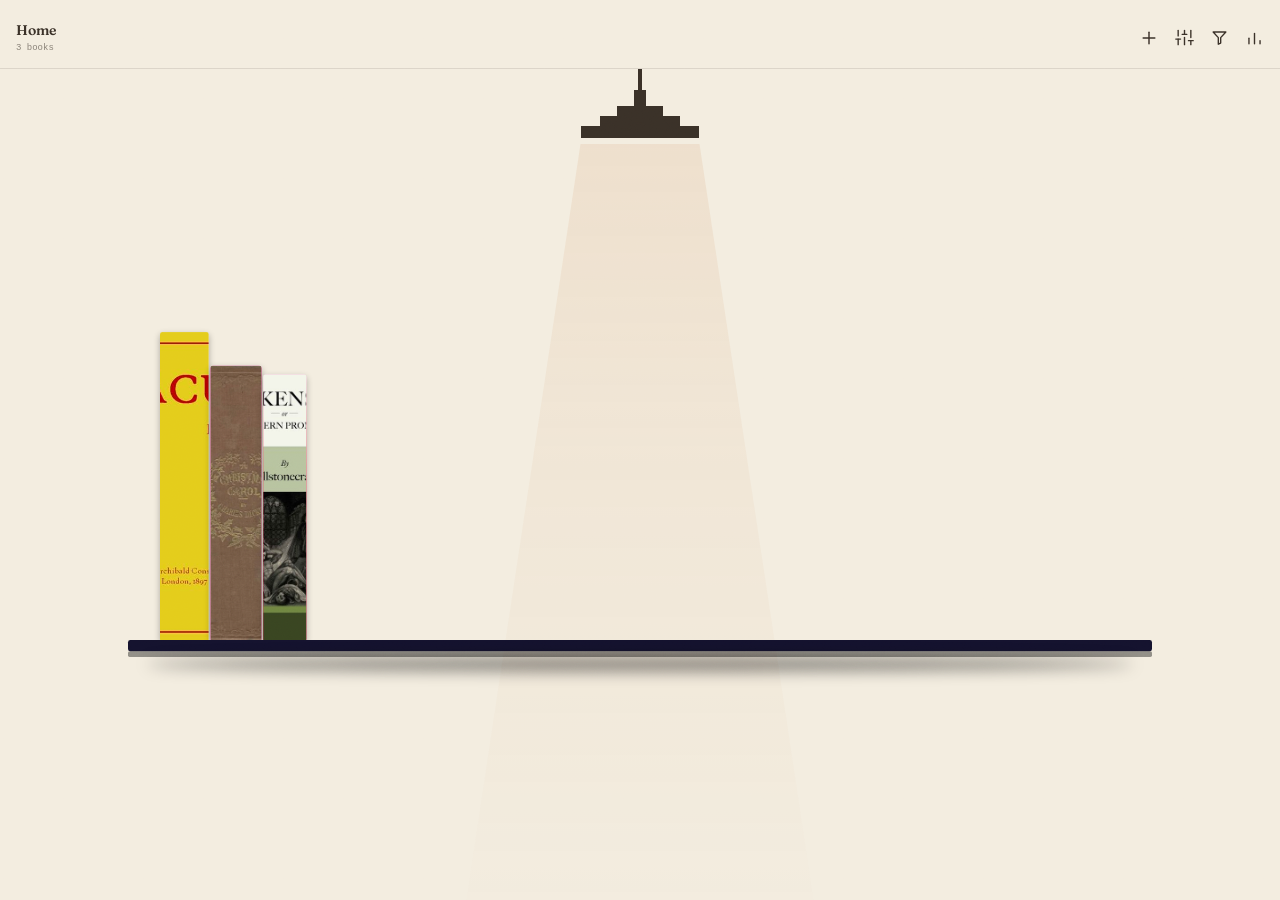
<file: index.html>
<!DOCTYPE html>
<html lang="en">
<head>
  <meta charset="UTF-8">
  <meta name="viewport" content="width=device-width, initial-scale=1.0, maximum-scale=1.0, minimum-scale=1.0, user-scalable=no, viewport-fit=cover">
  <title>Lamplight</title>
  <link rel="icon" type="image/png" href="lamplightlogo.png">
  <link rel="apple-touch-icon" href="lamplightlogo.png">
  <link rel="apple-touch-icon" sizes="120x120" href="lamplightlogo.png">
  <link rel="apple-touch-icon" sizes="152x152" href="lamplightlogo.png">
  <link rel="apple-touch-icon" sizes="167x167" href="lamplightlogo.png">
  <link rel="apple-touch-icon" sizes="180x180" href="lamplightlogo.png">
  <meta name="apple-mobile-web-app-capable" content="yes">
  <meta name="apple-mobile-web-app-status-bar-style" content="black-translucent">
  <meta name="apple-mobile-web-app-title" content="Lamplight">
  <link rel="stylesheet" href="fonts.css">

  <script src="vendor/tailwind.js"></script>

  <script src="vendor/react.production.min.js"></script>
  <script src="vendor/react-dom.production.min.js"></script>

  <script src="vendor/jszip.min.js"></script>
  <script src="vendor/epub.min.js"></script>
  <script src="books-data.js"></script>

  <style>
    /* OpenDyslexic — high-legibility font option for the reading font picker */
    @font-face {
      font-family: 'OpenDyslexic';
      font-style: normal;
      font-display: swap;
      font-weight: 400;
      src: url(fonts/opendyslexic-latin-400-normal.woff2) format('woff2'),
           url(fonts/opendyslexic-latin-400-normal.woff) format('woff');
    }
    :root {
      --ink: #211f30;
      --paper: #e9e4f0;
      --surface: #29273c;
      --surface-2: #302d46;
      --amber: #a893c9;
      --amber-soft: #a893c9;
      --muted: #9089ab;
      --line: rgba(168,147,201,0.18);
    }
    * { -webkit-tap-highlight-color: transparent; }
    html, body { height: 100dvh; overflow: hidden; overscroll-behavior: none; touch-action: manipulation; -webkit-text-size-adjust: 100%; text-size-adjust: 100%; }
    #root { height: 100dvh; overflow: hidden; }
    body {
      margin: 0; padding: 0;
      background: linear-gradient(160deg, #2a2136 0%, #241e30 100%);
      background-attachment: fixed;
      color: var(--paper);
      font-family: 'Inter', sans-serif;
      position: relative;
      -webkit-font-smoothing: antialiased;
      text-rendering: optimizeLegibility;
    }
    body::after {
      content: '';
      position: fixed;
      inset: 0;
      z-index: 999;
      pointer-events: none;
      opacity: 0.05;
      mix-blend-mode: overlay;
      background-image: url("data:image/svg+xml,%3Csvg xmlns='http://www.w3.org/2000/svg' width='140' height='140'%3E%3Cfilter id='n'%3E%3CfeTurbulence type='fractalNoise' baseFrequency='0.85' numOctaves='2' stitchTiles='stitch'/%3E%3C/filter%3E%3Crect width='100%25' height='100%25' filter='url(%23n)'/%3E%3C/svg%3E");
    }
    .font-display { font-family: var(--font-display, 'Fraunces', serif); }
    .font-mono { font-family: 'IBM Plex Mono', monospace; }

    .no-scrollbar::-webkit-scrollbar { display: none; }
    .no-scrollbar { -ms-overflow-style: none; scrollbar-width: none; }

    .auth-input::placeholder { color: var(--ph-color, rgba(255,255,255,0.6)); }

    .spine-lift {
      transform: rotate(var(--tilt, 0deg));
      transition: transform 0.15s ease;
      -webkit-user-select: none;
      user-select: none;
      -webkit-touch-callout: none;
    }
    @media (hover: hover) and (pointer: fine) {
      .spine-lift:hover { transform: rotate(var(--tilt, 0deg)) translateY(-10px); }
      .spine-lift:hover .spine-reveal { opacity: 1; }
    }

    .spine-mobile-wrap {
      position: relative;
      width: var(--sw);
      height: var(--sh);
    }
    .spine-mobile-wrap.full-cover {
      width: auto; height: min(calc(92% * var(--cover-height-factor, 1)), calc(280px * var(--cover-height-factor, 1))); aspect-ratio: var(--cover-ratio, 0.666667);
    }
    .spine-mobile-wrap.full-cover .spine-lift { width:100% !important; }

    @keyframes cloudFloat {
      0% { transform: translateX(-30vw); opacity: 0; }
      10% { opacity: var(--cloud-op, 1); }
      90% { opacity: var(--cloud-op, 1); }
      100% { transform: translateX(130vw); opacity: 0; }
    }
    .sky-cloud-anim { animation-name: cloudFloat; animation-timing-function: linear; animation-iteration-count: infinite; }

    @keyframes starTwinkle {
      0%, 100% { opacity: var(--star-op, 0.6); }
      15% { opacity: calc(var(--star-op, 0.6) * 0.15); }
      30% { opacity: var(--star-op, 0.6); }
      45% { opacity: calc(var(--star-op, 0.6) * 0.35); }
      60% { opacity: var(--star-op, 0.6); }
    }
    .sky-star-anim { animation: starTwinkle 2.6s ease-in-out infinite; }
    .sky-star-anim:nth-of-type(2n) { animation-delay: -0.7s; }
    .sky-star-anim:nth-of-type(3n) { animation-delay: -1.3s; }
    .sky-star-anim:nth-of-type(4n) { animation-delay: -0.4s; }

    /* Shooting star: one smooth linear travel-and-fade per loop, occupying only the first
       slice of the animation's total duration — the rest of the duration is an invisible
       pause, so with varied per-instance durations/delays they each streak by "every so
       often" rather than all constantly. No stepping: transform and opacity animate together
       on the same element as one continuous motion, matching whatever angle the wrapper div
       is rotated to (the sprite artwork itself is drawn as a pure horizontal streak, so it
       always visually points the same way it travels). */
    @keyframes shootMove {
      0% { opacity: 0; transform: translateX(-8vw); }
      2% { opacity: 1; }
      13% { opacity: 1; transform: translateX(55vw); }
      17% { opacity: 0; transform: translateX(70vw); }
      17.01% { opacity: 0; transform: translateX(-8vw); }
      100% { opacity: 0; transform: translateX(-8vw); }
    }
    .sky-shoot-move {
      animation-name: shootMove;
      animation-timing-function: linear;
      animation-iteration-count: infinite;
    }

    .cute-slider {
      -webkit-appearance: none;
      appearance: none;
      width: 100%;
      height: 20px;
      background: transparent;
      cursor: pointer;
      margin: 0;
    }
    .cute-slider::-webkit-slider-runnable-track {
      height: 6px;
      border-radius: 9999px;
      background: linear-gradient(to right, #ffd77a var(--pct, 50%), rgba(255,255,255,0.18) var(--pct, 50%));
    }
    .cute-slider::-webkit-slider-thumb {
      -webkit-appearance: none;
      width: 18px;
      height: 18px;
      border-radius: 9999px;
      background: #ffffff;
      margin-top: -6px;
      box-shadow: 0 1px 4px rgba(0,0,0,0.45);
    }
    .cute-slider::-moz-range-track {
      height: 6px;
      border-radius: 9999px;
      background: rgba(255,255,255,0.18);
    }
    .cute-slider::-moz-range-progress {
      height: 6px;
      border-radius: 9999px;
      background: #ffd77a;
    }
    .cute-slider::-moz-range-thumb {
      width: 18px;
      height: 18px;
      border-radius: 9999px;
      background: #ffffff;
      border: none;
      box-shadow: 0 1px 4px rgba(0,0,0,0.45);
    }

    .reading-page { width: 100%; max-width: 640px; }
    /* Drop cap on the first paragraph of a chapter — purely typographic, so it adapts to
       whatever font/size/color the reader has chosen rather than fighting it. */
    .dropcap::first-letter {
      font-size: 3.4em;
      line-height: 0.78;
      font-weight: 700;
      float: left;
      padding-right: 0.09em;
      padding-top: 0.05em;
    }
    ::selection { background: var(--selection-bg, rgba(168,147,201,0.35)); }
    .select-text {
      -webkit-touch-callout: none;
      -webkit-user-select: none;
      user-select: none;
    }
    /* Per-word span used for hit-testing and highlighting in normal reading mode. Rounded +
       padded slightly so a highlighted run reads as one continuous band across wrapped lines,
       matching how e-reader highlights usually look, rather than a tight box-per-word. */
    .reading-word { border-radius: 3px; box-decoration-break: clone; -webkit-box-decoration-break: clone; }
    .reading-word--marked { padding: 0.05em 0; }
    @media (min-width: 768px) {
      .reading-page { max-width: 760px; }
    }
    @media (min-width: 1100px) {
      .reading-page { max-width: 860px; }
    }

    @keyframes page-anim-slide {
      from { transform: translateX(calc(100% * var(--page-dir, 1))); }
      to { transform: translateX(0); }
    }
    @keyframes moon-glow-pulse-anim {
      0%, 100% { opacity: 0.7; transform: scale(1); }
      50% { opacity: 1; transform: scale(1.06); }
    }
    .moon-glow-only { animation: moon-glow-pulse-anim 5.5s ease-in-out infinite; }
    @keyframes magnify-pop {
      0% { transform: translateX(-50%) scale(0.4); opacity: 0; }
      60% { transform: translateX(-50%) scale(1.12); opacity: 1; }
      100% { transform: translateX(-50%) scale(1); opacity: 1; }
    }
    @keyframes page-anim-fade {
      from { opacity: 0; transform: scale(0.985); }
      to { opacity: 1; transform: scale(1); }
    }
    @keyframes page-anim-curl {
      from { opacity: 0.55; transform: perspective(1400px) rotateY(calc(75deg * var(--page-dir, 1))); }
      to { opacity: 1; transform: perspective(1400px) rotateY(0deg); }
    }
    .page-anim-slide { animation: page-anim-slide 0.3s cubic-bezier(0.4, 0, 0.2, 1); }
    .page-anim-fade { animation: page-anim-fade 0.35s ease-out; }
    .page-anim-curl { animation: page-anim-curl 0.32s cubic-bezier(0.22, 1, 0.36, 1); backface-visibility: hidden; }

    @keyframes intro-rise {
      from { opacity: 0; transform: translateY(14px); }
      to { opacity: 1; transform: translateY(0); }
    }
    .intro-stagger {
      opacity: 0;
      animation: intro-rise 0.55s cubic-bezier(0.22, 1, 0.36, 1) forwards;
      animation-delay: var(--intro-delay, 0ms);
    }
    .onboard-section { transition: opacity 0.25s ease, transform 0.25s ease, border-color 0.25s ease, background 0.25s ease; }

    @keyframes book-open {
      from { opacity: 0; transform: scale(0.94) translateY(10px); }
      to { opacity: 1; transform: scale(1) translateY(0); }
    }
    .book-open-anim { animation: book-open 0.32s cubic-bezier(0.2, 0.8, 0.2, 1); }
    @media (prefers-reduced-motion: reduce) {
      .book-open-anim { animation: none; }
      .intro-stagger { opacity: 1; animation: none; }
      .onboard-section { transition: none; }
    }

    .glow {
      background: radial-gradient(circle, rgba(168,147,201,0.4) 0%, rgba(168,147,201,0) 70%);
    }

    input[type=range]::-webkit-slider-thumb {
      -webkit-appearance: none;
      height: 20px; width: 20px;
      border-radius: 50%;
      background: var(--amber-soft);
      box-shadow: 0 0 10px rgba(168,147,201,0.6);
      margin-top: -8px;
    }
    input[type=range]::-webkit-slider-runnable-track {
      -webkit-appearance: none;
      height: 4px;
      background: rgba(244,234,217,0.15);
      border-radius: 4px;
    }
    input[type=range]::-moz-range-thumb {
      height: 20px; width: 20px;
      border: none;
      border-radius: 50%;
      background: var(--amber-soft);
      box-shadow: 0 0 10px rgba(168,147,201,0.6);
    }
    input[type=range]::-moz-range-track {
      height: 4px;
      background: rgba(244,234,217,0.15);
      border-radius: 4px;
    }

    @keyframes pulse-glow {
      0%, 100% { opacity: 0.55; transform: scale(1); }
      50% { opacity: 0.9; transform: scale(1.12); }
    }
    .pivot-glow { animation: pulse-glow 1.6s ease-in-out infinite; }
    @media (prefers-reduced-motion: reduce) {
      .pivot-glow { animation: none; }
    }

    /* --- RSVP double-tap seek flash: brief icon+label fade, YouTube-style --- */
    @keyframes seek-flash-anim {
      0% { opacity: 0; transform: translateY(-50%) scale(0.82); }
      15% { opacity: 1; transform: translateY(-50%) scale(1); }
      70% { opacity: 1; transform: translateY(-50%) scale(1); }
      100% { opacity: 0; transform: translateY(-50%) scale(1); }
    }
    .seek-flash { animation: seek-flash-anim 0.7s ease-out forwards; }
    @media (prefers-reduced-motion: reduce) {
      .seek-flash { animation: none; opacity: 0; }
    }

    /* --- Rainy theme only: RSVP vignette / focus mask, dimming the perimeter --- */
    .rsvp-vignette {
      background: radial-gradient(ellipse at center, transparent 38%, rgba(0,0,0,0.5) 100%);
    }

    /* --- Reading speed slider: thumb glides/latches to each dot as you drag --- */
    .wpm-thumb {
      transition: left 0.16s cubic-bezier(0.34, 1.56, 0.64, 1);
    }
    @media (prefers-reduced-motion: reduce) {
      .wpm-thumb { transition: none; }
    }

    /* --- Footer info marquee: only kicks in when text actually overflows its container,
       slow and linear like a music player's now-playing text, never abrupt or flashy --- */
    /* --- Footer info marquee: only kicks in when text actually overflows its container.
       Mostly sits still, occasionally sliding just far enough to reveal the rest then back —
       like a music player's now-playing text, not a constantly-moving distraction. --- */
    @keyframes marquee-scroll {
      0%, 15% { transform: translateX(0); }
      45%, 60% { transform: translateX(var(--marquee-distance, 0)); }
      100% { transform: translateX(0); }
    }
    .marquee-track {
      animation: marquee-scroll 9s ease-in-out infinite;
    }
    @media (prefers-reduced-motion: reduce) {
      .marquee-track { animation: none; }
    }

    /* --- Playback pill controls: soft spring bounce on press/release --- */
    .pill-btn {
      transition: transform 0.42s cubic-bezier(0.34, 1.56, 0.64, 1);
    }
    .pill-btn:active {
      transform: scale(0.82);
      transition: transform 0.09s ease-out;
    }
    @media (prefers-reduced-motion: reduce) {
      .pill-btn, .pill-btn:active { transition: none; transform: none; }
    }

    /* --- Bookmark ribbon poking out the top of an in-progress book spine --- */
    .book-ribbon {
      position: absolute;
      top: -1px;
      left: 50%;
      transform: translateX(-50%) translateY(-100%);
      width: 62%;
      border-radius: 2px 2px 0 0;
      pointer-events: none;
      z-index: 3;
    }
    .book-ribbon::after {
      content: '';
      position: absolute;
      bottom: -1px;
      left: 0;
      right: 0;
      height: 60%;
      background: inherit;
      clip-path: polygon(0 0, 100% 0, 100% 40%, 50% 100%, 0 40%);
      filter: brightness(0.82);
    }

    /* --- Hanging lamp cord: pull down to toggle pixel-style lamp art --- */
    .lamp-pull-zone {
      pointer-events: auto;
      cursor: grab;
      touch-action: none;
    }
    .lamp-pull-zone:active { cursor: grabbing; }
    .lamp-snap {
      transition: transform 0.55s cubic-bezier(0.34, 1.8, 0.4, 1);
    }

    .reader-title { width:100%; overflow:hidden; display:block; min-height:32px; }
    .reader-title-track { display:inline-flex; width:max-content; max-width:none; white-space:nowrap; vertical-align:middle; }
    .reader-title-copy { display:block; flex:none; white-space:nowrap; }
    .reader-title-repeat { display:none; }
    .reader-title[data-scrolling="true"] { text-align:left; }
    .reader-title[data-scrolling="true"] .reader-title-copy { padding-right:48px; }
    .reader-title[data-scrolling="true"] .reader-title-repeat { display:block; }
    .reader-title[data-scrolling="true"] .reader-title-track {
      animation: reader-title-loop var(--title-duration, 20s) linear infinite;
      will-change:transform;
    }
    @keyframes reader-title-loop {
      from { transform:translate3d(0,0,0); }
      to { transform:translate3d(calc(-1 * var(--title-distance)),0,0); }
    }
    .reader-title:focus-visible { outline:2px solid currentColor; outline-offset:3px; border-radius:4px; }
    .reader-customize { overscroll-behavior:contain; }
    @media (orientation:landscape) and (max-height:600px) {
      .reader-customize { width:min(900px,100%)!important; max-width:900px!important; display:grid; grid-template-columns:1fr 1fr; align-content:start; }
      .reader-customize > :first-child { grid-column:1 / -1; position:sticky; top:0; z-index:2; background:inherit; padding-top:10px; padding-bottom:10px; }
      .reader-customize > div { min-width:0; }
    }
    /* Sliding half-pill view switch, scoped to the shelf control. */
    .cover-switch { display:inline-flex; align-items:center; gap:8px; min-height:44px; padding:4px 0 4px 8px; margin-left:auto; margin-right:8px; background:none; border:0; color:var(--switch-ink); cursor:pointer; -webkit-tap-highlight-color:transparent; }
    .cover-switch:focus-visible { outline:2px solid var(--switch-accent); outline-offset:3px; border-radius:8px; }
    .cover-switch__track { position:relative; display:block; width:76px; height:34px; flex:none; border-radius:100px; border:1px solid var(--switch-line); background:var(--switch-track); transition:background .5s; }
    .cover-switch__handle { position:absolute; top:3px; bottom:3px; left:3px; width:calc(50% - 3px); display:flex; align-items:center; justify-content:center; background:var(--switch-surface); color:var(--switch-ink); border:1px solid currentColor; border-radius:50px 5px 5px 50px; transition:transform .5s, border-radius .5s, color .2s, background .5s; }
    .cover-switch[aria-checked="true"] .cover-switch__handle { transform:translateX(100%); border-radius:5px 50px 50px 5px; color:var(--switch-accent); }
    .cover-switch__handle svg { transition:opacity .15s; }
    .cover-switch--moving .cover-switch__handle svg { opacity:0; }
    .cover-switch:active .cover-switch__track { background:var(--switch-surface); }
    @media (prefers-reduced-motion:reduce) {
      .cover-switch__track, .cover-switch__handle, .cover-switch__handle svg { transition:none; }
      .cover-switch--moving .cover-switch__handle svg { opacity:1; }
    }
    .reading-stats-overlay {
      padding: max(16px, env(safe-area-inset-top)) max(16px, env(safe-area-inset-right)) max(16px, env(safe-area-inset-bottom)) max(16px, env(safe-area-inset-left));
    }
    .reading-stats-panel {
      max-width:420px; min-height:0;
      max-height:100%;
      max-height:min(100%, calc(100dvh - max(16px, env(safe-area-inset-top)) - max(16px, env(safe-area-inset-bottom))));
      overscroll-behavior:contain; -webkit-overflow-scrolling:touch;
      scrollbar-width:thin;
    }
    .reading-stats-panel > :first-child { position:sticky; top:0; z-index:2; background:inherit; }
    .reading-stats-panel .font-mono { font-size:12px; }
    .reading-stats-panel > * { min-width:0; }
    @media (min-width:700px) {
      .reading-stats-panel { max-width:820px; display:grid; grid-template-columns:minmax(0,1fr) minmax(0,1.1fr); align-content:start; }
      .reading-stats-panel > :first-child { grid-column:1 / -1; padding-top:20px; padding-bottom:20px; }
      .reading-stats-panel > :nth-child(2) { grid-column:1; grid-row:2; align-self:start; padding-top:12px; }
      .reading-stats-panel > :nth-child(3) { grid-column:1; grid-row:3; align-self:start; }
      .reading-stats-panel > :nth-child(4) { grid-column:2; grid-row:2 / span 2; }
      .reading-stats-panel > :last-child { grid-column:1 / -1; }
    }
    .rsvp-quick-controls { display:flex; align-items:center; justify-content:space-between; gap:8px; flex-wrap:wrap; }
    .quick-sleep-timers { display:flex; align-items:center; margin-left:auto; }
    .quick-sleep-timer { display:flex; align-items:center; justify-content:center; width:44px; height:44px; padding:0; background:transparent; border:0; cursor:pointer; -webkit-tap-highlight-color:transparent; }
    .quick-sleep-timer__face { width:36px; height:36px; border-radius:50%; border:1px solid var(--timer-border); color:var(--timer-ink); background:var(--timer-surface); display:flex; align-items:center; justify-content:center; font-size:12px; transition:color .2s, background .2s, transform .2s; }
    .quick-sleep-timer[aria-pressed="true"] .quick-sleep-timer__face { color:#f79728; border-color:#f79728; background:var(--timer-active-surface); }
    .quick-sleep-timer:active .quick-sleep-timer__face { transform:scale(.94); }
    .quick-sleep-timer:focus-visible { outline:2px solid #f79728; outline-offset:1px; border-radius:50%; }
    @media (max-width:480px) {
      .rsvp-quick-controls .cover-switch { flex-direction:column; align-items:flex-start; gap:2px; }
    }
    @media (max-width:360px) {
      .rsvp-quick-controls .cover-switch > .text-xs { font-size:11px; }
    }
    @media (prefers-reduced-motion:reduce) { .quick-sleep-timer__face { transition:none; } }
  </style>
</head>
<body>
  <div id="root"></div>

  <script>
const {
  useState,
  useEffect,
  useRef,
  useCallback,
  useMemo,
  useLayoutEffect
} = React;
const IconProps = {
  fill: "none",
  stroke: "currentColor",
  strokeWidth: "1.75",
  strokeLinecap: "round",
  strokeLinejoin: "round"
};
const Play = ({size = 24, className = "", fill = "none"}) => /*#__PURE__*/React.createElement("svg", {width: size, height: size, viewBox: "0 0 24 24", fill: fill, className: className, ...IconProps}, /*#__PURE__*/React.createElement("polygon", {points: "6 3 20 12 6 21 6 3"}));
const Pause = ({size = 24, className = "", fill = "none"}) => /*#__PURE__*/React.createElement("svg", {width: size, height: size, viewBox: "0 0 24 24", fill: fill, className: className, ...IconProps}, /*#__PURE__*/React.createElement("rect", {x: "6", y: "4", width: "4", height: "16"}), /*#__PURE__*/React.createElement("rect", {x: "14", y: "4", width: "4", height: "16"}));
const Plus = ({size = 24, className = ""}) => /*#__PURE__*/React.createElement("svg", {width: size, height: size, viewBox: "0 0 24 24", className: className, ...IconProps}, /*#__PURE__*/React.createElement("line", {x1: "12", y1: "5", x2: "12", y2: "19"}), /*#__PURE__*/React.createElement("line", {x1: "5", y1: "12", x2: "19", y2: "12"}));
const ChevronLeft = ({size = 24, className = ""}) => /*#__PURE__*/React.createElement("svg", {width: size, height: size, viewBox: "0 0 24 24", className: className, ...IconProps}, /*#__PURE__*/React.createElement("polyline", {points: "15 18 9 12 15 6"}));
const ChevronUp = ({size = 24, className = ""}) => /*#__PURE__*/React.createElement("svg", {width: size, height: size, viewBox: "0 0 24 24", className: className, ...IconProps}, /*#__PURE__*/React.createElement("polyline", {points: "18 15 12 9 6 15"}));
const ChevronRight = ({size = 24, className = ""}) => /*#__PURE__*/React.createElement("svg", {width: size, height: size, viewBox: "0 0 24 24", className: className, ...IconProps}, /*#__PURE__*/React.createElement("polyline", {points: "9 18 15 12 9 6"}));
const BookOpen = ({size = 24, className = ""}) => /*#__PURE__*/React.createElement("svg", {width: size, height: size, viewBox: "0 0 24 24", className: className, ...IconProps}, /*#__PURE__*/React.createElement("path", {d: "M2 3h6a4 4 0 0 1 4 4v14a3 3 0 0 0-3-3H2z"}), /*#__PURE__*/React.createElement("path", {d: "M22 3h-6a4 4 0 0 0-4 4v14a3 3 0 0 1 3-3h7z"}));
const Trash2 = ({size = 24, className = ""}) => /*#__PURE__*/React.createElement("svg", {width: size, height: size, viewBox: "0 0 24 24", className: className, ...IconProps}, /*#__PURE__*/React.createElement("polyline", {points: "3 6 5 6 21 6"}), /*#__PURE__*/React.createElement("path", {d: "M19 6v14a2 2 0 0 1-2 2H7a2 2 0 0 1-2-2V6m3 0V4a2 2 0 0 1 2-2h4a2 2 0 0 1 2 2v2"}), /*#__PURE__*/React.createElement("line", {x1: "10", y1: "11", x2: "10", y2: "17"}), /*#__PURE__*/React.createElement("line", {x1: "14", y1: "11", x2: "14", y2: "17"}));
const Check = ({size = 24, className = ""}) => /*#__PURE__*/React.createElement("svg", {width: size, height: size, viewBox: "0 0 24 24", className: className, ...IconProps}, /*#__PURE__*/React.createElement("polyline", {points: "20 6 9 17 4 12"}));
const Sliders = ({size = 24, className = ""}) => /*#__PURE__*/React.createElement("svg", {width: size, height: size, viewBox: "0 0 24 24", className: className, ...IconProps}, /*#__PURE__*/React.createElement("line", {x1: "4", y1: "21", x2: "4", y2: "14"}), /*#__PURE__*/React.createElement("line", {x1: "4", y1: "10", x2: "4", y2: "3"}), /*#__PURE__*/React.createElement("line", {x1: "12", y1: "21", x2: "12", y2: "12"}), /*#__PURE__*/React.createElement("line", {x1: "12", y1: "8", x2: "12", y2: "3"}), /*#__PURE__*/React.createElement("line", {x1: "20", y1: "21", x2: "20", y2: "16"}), /*#__PURE__*/React.createElement("line", {x1: "20", y1: "12", x2: "20", y2: "3"}), /*#__PURE__*/React.createElement("line", {x1: "1", y1: "14", x2: "7", y2: "14"}), /*#__PURE__*/React.createElement("line", {x1: "9", y1: "8", x2: "15", y2: "8"}), /*#__PURE__*/React.createElement("line", {x1: "17", y1: "16", x2: "23", y2: "16"}));
const FilterIcon = ({size = 24, className = ""}) => /*#__PURE__*/React.createElement("svg", {width: size, height: size, viewBox: "0 0 24 24", className: className, ...IconProps}, /*#__PURE__*/React.createElement("path", {d: "M4 5h16l-6.5 7.2V19l-3 1.5v-8.3L4 5Z"}));
const X = ({size = 24, className = ""}) => /*#__PURE__*/React.createElement("svg", {width: size, height: size, viewBox: "0 0 24 24", className: className, ...IconProps}, /*#__PURE__*/React.createElement("line", {x1: "18", y1: "6", x2: "6", y2: "18"}), /*#__PURE__*/React.createElement("line", {x1: "6", y1: "6", x2: "18", y2: "18"}));
const SkipBack = ({size = 24, className = ""}) => /*#__PURE__*/React.createElement("svg", {width: size, height: size, viewBox: "0 0 24 24", className: className, ...IconProps}, /*#__PURE__*/React.createElement("polygon", {points: "19 20 9 12 19 4 19 20"}), /*#__PURE__*/React.createElement("line", {x1: "5", y1: "19", x2: "5", y2: "5"}));
const SkipForward = ({size = 24, className = ""}) => /*#__PURE__*/React.createElement("svg", {width: size, height: size, viewBox: "0 0 24 24", className: className, ...IconProps}, /*#__PURE__*/React.createElement("polygon", {points: "5 4 15 12 5 20 5 4"}), /*#__PURE__*/React.createElement("line", {x1: "19", y1: "5", x2: "19", y2: "19"}));
const Eye = ({size = 24, className = ""}) => /*#__PURE__*/React.createElement("svg", {width: size, height: size, viewBox: "0 0 24 24", className: className, ...IconProps}, /*#__PURE__*/React.createElement("path", {d: "M1 12s4-8 11-8 11 8 11 8-4 8-11 8-11-8-11-8z"}), /*#__PURE__*/React.createElement("circle", {cx: "12", cy: "12", r: "3"}));
const EyeOff = ({size = 24, className = ""}) => /*#__PURE__*/React.createElement("svg", {width: size, height: size, viewBox: "0 0 24 24", className: className, ...IconProps}, /*#__PURE__*/React.createElement("path", {d: "M17.94 17.94A10.94 10.94 0 0 1 12 20c-7 0-11-8-11-8a20.87 20.87 0 0 1 5.06-5.94"}), /*#__PURE__*/React.createElement("path", {d: "M9.9 4.24A10.94 10.94 0 0 1 12 4c7 0 11 8 11 8a20.87 20.87 0 0 1-2.16 3.19"}), /*#__PURE__*/React.createElement("path", {d: "M14.12 14.12a3 3 0 1 1-4.24-4.24"}), /*#__PURE__*/React.createElement("line", {x1: "1", y1: "1", x2: "23", y2: "23"}));
const Zap = ({size = 24, className = ""}) => /*#__PURE__*/React.createElement("svg", {width: size, height: size, viewBox: "0 0 24 24", className: className, ...IconProps}, /*#__PURE__*/React.createElement("polygon", {points: "13 2 3 14 12 14 11 22 21 10 12 10 13 2"}));
const ListIcon = ({size = 24, className = ""}) => /*#__PURE__*/React.createElement("svg", {width: size, height: size, viewBox: "0 0 24 24", className: className, ...IconProps}, /*#__PURE__*/React.createElement("line", {x1: "8", y1: "6", x2: "21", y2: "6"}), /*#__PURE__*/React.createElement("line", {x1: "8", y1: "12", x2: "21", y2: "12"}), /*#__PURE__*/React.createElement("line", {x1: "8", y1: "18", x2: "21", y2: "18"}), /*#__PURE__*/React.createElement("line", {x1: "3", y1: "6", x2: "3.01", y2: "6"}), /*#__PURE__*/React.createElement("line", {x1: "3", y1: "12", x2: "3.01", y2: "12"}), /*#__PURE__*/React.createElement("line", {x1: "3", y1: "18", x2: "3.01", y2: "18"}));
const AlignLeftIcon = ({size = 24, className = ""}) => /*#__PURE__*/React.createElement("svg", {width: size, height: size, viewBox: "0 0 24 24", className: className, ...IconProps}, /*#__PURE__*/React.createElement("line", {x1: "21", y1: "6", x2: "3", y2: "6"}), /*#__PURE__*/React.createElement("line", {x1: "15", y1: "12", x2: "3", y2: "12"}), /*#__PURE__*/React.createElement("line", {x1: "17", y1: "18", x2: "3", y2: "18"}));
const Bookmark = ({size = 24, className = "", fill = "none"}) => /*#__PURE__*/React.createElement("svg", {width: size, height: size, viewBox: "0 0 24 24", fill: fill, className: className, ...IconProps}, /*#__PURE__*/React.createElement("path", {d: "M19 21l-7-5-7 5V5a2 2 0 0 1 2-2h10a2 2 0 0 1 2 2z"}));
const BookIcon = ({size = 24, className = ""}) => /*#__PURE__*/React.createElement("svg", {width: size, height: size, viewBox: "0 0 24 24", className: className, ...IconProps}, /*#__PURE__*/React.createElement("path", {d: "M12 5.5c-1.2-1-3-1.5-5-1.5-1.1 0-2.2.15-3 .4v14c.8-.25 1.9-.4 3-.4 2 0 3.8.5 5 1.5V5.5Z"}), /*#__PURE__*/React.createElement("path", {d: "M12 5.5c1.2-1 3-1.5 5-1.5 1.1 0 2.2.15 3 .4v14c-.8-.25-1.9-.4-3-.4-2 0-3.8.5-5 1.5V5.5Z"}));
const InfoIcon = ({size = 24, className = ""}) => /*#__PURE__*/React.createElement("svg", {width: size, height: size, viewBox: "0 0 24 24", className: className, ...IconProps}, /*#__PURE__*/React.createElement("circle", {cx: "12", cy: "12", r: "9.25"}), /*#__PURE__*/React.createElement("line", {x1: "12", y1: "11", x2: "12", y2: "16.5"}), /*#__PURE__*/React.createElement("circle", {cx: "12", cy: "7.7", r: "0.9", fill: "currentColor", stroke: "none"}));
const BarChartIcon = ({size = 24, className = ""}) => /*#__PURE__*/React.createElement("svg", {width: size, height: size, viewBox: "0 0 24 24", className: className, ...IconProps}, /*#__PURE__*/React.createElement("line", {x1: "5", y1: "20", x2: "5", y2: "13"}), /*#__PURE__*/React.createElement("line", {x1: "12", y1: "20", x2: "12", y2: "7"}), /*#__PURE__*/React.createElement("line", {x1: "19", y1: "20", x2: "19", y2: "16"}));
const ThemeMoonIcon = ({size = 16, className = "", style}) => /*#__PURE__*/React.createElement("svg", {width: size, height: size, viewBox: "0 0 24 24", className: className, style: style, ...IconProps}, /*#__PURE__*/React.createElement("path", {d: "M20 14.5A8.5 8.5 0 1 1 9.5 4a7 7 0 0 0 10.5 10.5Z", fill: "currentColor"}));
const ThemeLampIcon = ({size = 16, className = "", style}) => /*#__PURE__*/React.createElement("svg", {width: size, height: size, viewBox: "0 0 24 24", className: className, style: style, ...IconProps}, /*#__PURE__*/React.createElement("path", {d: "M8 3h8l3 7H5l3-7Z"}), /*#__PURE__*/React.createElement("line", {x1: "12", y1: "10", x2: "12", y2: "18"}), /*#__PURE__*/React.createElement("line", {x1: "8", y1: "21", x2: "16", y2: "21"}));
const ThemeSunIcon = ({size = 16, className = "", style}) => /*#__PURE__*/React.createElement("svg", {width: size, height: size, viewBox: "0 0 24 24", className: className, style: style, ...IconProps}, /*#__PURE__*/React.createElement("circle", {cx: "12", cy: "12", r: "4"}), /*#__PURE__*/React.createElement("line", {x1: "12", y1: "2", x2: "12", y2: "4"}), /*#__PURE__*/React.createElement("line", {x1: "12", y1: "20", x2: "12", y2: "22"}), /*#__PURE__*/React.createElement("line", {x1: "4", y1: "12", x2: "2", y2: "12"}), /*#__PURE__*/React.createElement("line", {x1: "22", y1: "12", x2: "20", y2: "12"}), /*#__PURE__*/React.createElement("line", {x1: "5", y1: "5", x2: "6.5", y2: "6.5"}), /*#__PURE__*/React.createElement("line", {x1: "17.5", y1: "17.5", x2: "19", y2: "19"}), /*#__PURE__*/React.createElement("line", {x1: "19", y1: "5", x2: "17.5", y2: "6.5"}), /*#__PURE__*/React.createElement("line", {x1: "6.5", y1: "17.5", x2: "5", y2: "19"}));
const ThemeCloudIcon = ({size = 16, className = "", style}) => /*#__PURE__*/React.createElement("svg", {width: size, height: size, viewBox: "0 0 24 24", className: className, style: style, ...IconProps}, /*#__PURE__*/React.createElement("path", {d: "M7 18a4.5 4.5 0 0 1-.4-8.98A5.5 5.5 0 0 1 17.5 10.5 4 4 0 0 1 17 18H7Z", fill: "currentColor"}));
const ThemeFireIcon = ({size = 16, className = "", style}) => /*#__PURE__*/React.createElement("svg", {width: size, height: size, viewBox: "0 0 24 24", className: className, style: style, ...IconProps}, /*#__PURE__*/React.createElement("path", {d: "M12 2c1 3-3 4-3 8a3 3 0 0 0 6 0c1 1 2 2.5 2 4.5A5 5 0 0 1 7 14.5C7 9 12 8 12 2Z", fill: "currentColor"}));
const THEME_ICON = {night: ThemeMoonIcon, paper: ThemeLampIcon, day: ThemeCloudIcon, campfire: ThemeFireIcon};
const ClockIcon = ({size = 24, className = "", style}) => /*#__PURE__*/React.createElement("svg", {width: size, height: size, viewBox: "0 0 24 24", className: className, style: style, ...IconProps}, /*#__PURE__*/React.createElement("circle", {cx: "12", cy: "12", r: "9"}), /*#__PURE__*/React.createElement("line", {x1: "12", y1: "7", x2: "12", y2: "12"}), /*#__PURE__*/React.createElement("line", {x1: "12", y1: "12", x2: "15.5", y2: "14"}));
const FlagIcon = ({size = 24, className = "", style}) => /*#__PURE__*/React.createElement("svg", {width: size, height: size, viewBox: "0 0 24 24", className: className, style: style, ...IconProps}, /*#__PURE__*/React.createElement("line", {x1: "5", y1: "3", x2: "5", y2: "21"}), /*#__PURE__*/React.createElement("path", {d: "M5 4h13l-3 4 3 4H5"}));

// --- Reading font themes ---
const THEMES = [{id: 'serif', label: 'Serif', display: "'Fraunces', serif", glyph: 'Aa'}, {id: 'mono', label: 'Mono', display: "'IBM Plex Mono', monospace", glyph: '01'}, {id: 'sans', label: 'Sans', display: "'Inter', sans-serif", glyph: 'Aa'}, {id: 'lexend', label: 'Lexend', display: "'Lexend', sans-serif", glyph: 'Aa'}, {id: 'atkinson', label: 'Atkinson', display: "'Atkinson Hyperlegible', sans-serif", glyph: 'Aa'}, {id: 'opendyslexic', label: 'Dyslexic', display: "'OpenDyslexic', sans-serif", glyph: 'Aa'}];

const PARA_BREAK = '\u00b6';
// Per-word RSVP timing: two adjustments layered on top of the base wpm-derived duration.
// (1) Punctuation pausing — a comma/semicolon gets a bit more time to let the clause land,
// a period/!/? gets even more, mirroring the natural pause a reader takes there anyway.
// (2) Length-based pacing — short 2-3 letter words fly by slightly faster, long 8+ letter
// words linger slightly longer, so the rhythm feels natural instead of metronomic.
// Compact tokens like "$50M", "1990s", "3rd" pack a lot of meaning into few characters — the
// eye needs a beat longer on them than their short length alone would suggest.
const isCompactSymbolToken = word => {
  if (!/\d/.test(word)) return false;
  return /[$%]/.test(word) || /\d[a-zA-Z]/.test(word) || /[a-zA-Z]\d/.test(word);
};
// Reading stats: total words read (lifetime) plus a per-day breakdown (words + weighted wpm
// sum) for the streak calendar and WPM trend. Stored in localStorage — small aggregate data,
// not book content, so it doesn't belong in the IndexedDB book store.
const STATS_KEY = 'lamplight_stats_v1';
const loadStats = () => {
  try {
    const raw = localStorage.getItem(STATS_KEY);
    return raw ? JSON.parse(raw) : {totalWordsRead: 0, days: {}};
  } catch (e) { return {totalWordsRead: 0, days: {}}; }
};
const saveStats = stats => {
  try { localStorage.setItem(STATS_KEY, JSON.stringify(stats)); } catch (e) { /* ignore */ }
};
const todayKey = () => new Date().toISOString().slice(0, 10);
const recordReadingActivity = (wordsCount, wpmUsed) => {
  if (wordsCount <= 0) return;
  const stats = loadStats();
  stats.totalWordsRead = (stats.totalWordsRead || 0) + wordsCount;
  const key = todayKey();
  if (!stats.days[key]) stats.days[key] = {words: 0, wpmSum: 0};
  stats.days[key].words += wordsCount;
  stats.days[key].wpmSum += wpmUsed * wordsCount;
  saveStats(stats);
};
// Consecutive days ending today (or yesterday, if today hasn't been read yet) with any
// recorded activity.
const computeStreak = days => {
  let streak = 0;
  let cursor = new Date();
  if (!days[cursor.toISOString().slice(0, 10)]) cursor.setDate(cursor.getDate() - 1);
  while (days[cursor.toISOString().slice(0, 10)]) {
    streak++;
    cursor.setDate(cursor.getDate() - 1);
  }
  return streak;
};
const rsvpWordDelay = (word, baseMs) => {
  if (!word || word === PARA_BREAK) return baseMs;
  const clean = word.replace(/[^a-zA-Z0-9]/g, '');
  const len = clean.length;
  let multiplier = 1;
  if (len <= 3) multiplier = 0.85;
  else if (len >= 10) multiplier = 1.3;
  else multiplier = 0.85 + (len - 3) / 7 * (1.3 - 0.85);
  if (/[.!?]$/.test(word)) multiplier *= 2;
  else if (/[,;:]$/.test(word)) multiplier *= 1.5;
  if (isCompactSymbolToken(word)) multiplier *= 1.25;
  return baseMs * multiplier;
};
// Import-time cleanup (run once per book, not per RSVP frame):
// (1) Strip numbered footnote markers like "word[12]" or a standalone "[12]" so they never
// flash as their own awkward single-digit frame.
// (2) Split long hyphenated compounds ("twenty-three-year-old") into their separate pieces,
// each its own normal-paced frame, instead of one oversized block blowing past the ORP box.
const stripFootnoteMarkers = word => word.replace(/\[\d{1,3}\]/g, '');
const splitLongHyphenated = word => {
  if (word.length <= 10 || !word.includes('-')) return [word];
  const parts = word.split('-').filter(Boolean);
  if (parts.length <= 1) return [word];
  return parts.map((p, i) => i < parts.length - 1 ? `${p}-` : p);
};
const processImportedWord = raw => {
  const stripped = stripFootnoteMarkers(raw);
  if (!stripped) return [];
  return splitLongHyphenated(stripped);
};
// Builds the group of 1-3 words to flash together for "chunked" RSVP display, starting at
// startIndex. A chunk never spans a paragraph break — it stops short rather than jumping over
// one, and nextIndex lands cleanly on the first real word of whatever comes next.
const getRsvpChunk = (words, startIndex, chunkSize) => {
  const chunk = [];
  let i = startIndex;
  while (chunk.length < chunkSize && i < words.length) {
    if (words[i] === PARA_BREAK) { i++; break; }
    chunk.push(words[i]);
    i++;
  }
  while (i < words.length - 1 && words[i] === PARA_BREAK) i++;
  return {chunk, nextIndex: i};
};
// One-time scan marking which words fall inside dialogue (quotation marks), for the subtle
// amber tint hint. Heuristic, not a real parser. Two signals, combined: (1) a running toggle
// within each paragraph — reset at every paragraph break, which matters because English prose
// commonly leaves a paragraph's closing quote OFF when the same speaker continues into the
// next paragraph (a fresh opening quote starts the next one instead); without resetting, that
// single "unclosed" quote would flip the toggle wrong for the rest of the book. (2) any
// paragraph that starts with an opening quote is treated as dialogue in full, which correctly
// catches those continuation paragraphs regardless of whether they're ever "closed".
const computeDialogueMask = words => {
  if (!words) return [];
  const mask = new Array(words.length).fill(false);
  const isOpeningQuote = w => /^["“‘]/.test(w);
  let paraStart = 0;
  let inQuote = false;
  for (let i = 0; i <= words.length; i++) {
    const atBreak = i === words.length || words[i] === PARA_BREAK;
    if (atBreak) {
      if (paraStart < i && isOpeningQuote(words[paraStart])) {
        for (let j = paraStart; j < i; j++) mask[j] = true;
      }
      inQuote = false;
      paraStart = i + 1;
      continue;
    }
    const quoteChars = (words[i].match(/["“”]/g) || []).length;
    if (quoteChars > 0) {
      for (let q = 0; q < quoteChars; q++) inQuote = !inQuote;
      mask[i] = true;
    } else if (inQuote) {
      mask[i] = true;
    }
  }
  return mask;
};
const hashString = (str = '') => {
  let h = 0;
  for (let i = 0; i < str.length; i++) h = h * 31 + str.charCodeAt(i) >>> 0;
  return h;
};

const LOOKS = [{bg: '#A059FC', ink: '#123d24', lamp: '#123d24', beam: '#f5eeff', variant: 'pendant'}, {bg: '#F9CD39', ink: '#1a1a6b', lamp: '#1a1a6b', beam: '#fff8e0', variant: 'mushroom'}, {bg: '#F4A4E0', ink: '#0d3d2e', lamp: '#0d3d2e', beam: '#fff0fa', variant: 'arc'}, {bg: '#F25545', ink: '#0d3d3d', lamp: '#0d3d3d', beam: '#fdece8', variant: 'floor'}, {bg: '#28A83F', ink: '#4a0d3d', lamp: '#4a0d3d', beam: '#eafaf0', variant: 'globe'}, {bg: '#F6A0FD', ink: '#1d3d0d', lamp: '#1d3d0d', beam: '#fff0fe', variant: 'desk'}, {bg: '#3A7BD9', ink: '#f5f8ff', lamp: '#f5f8ff', beam: '#eaf2ff', variant: 'pendant'}, {bg: '#1FB6A8', ink: '#0a2b28', lamp: '#0a2b28', beam: '#eafffb', variant: 'mushroom'}, {bg: '#E88A2E', ink: '#2b1608', lamp: '#2b1608', beam: '#fff2e2', variant: 'arc'}, {bg: '#4A3A9E', ink: '#f0ecfa', lamp: '#f0ecfa', beam: '#ece5fc', variant: 'globe'}];

// --- Book spine templates (ported from a CSS type-specimen showcase) ---
// Each template describes a distinct spine look: background, ink color, width, and a
// layout name that renderTemplateSpine() knows how to draw. Books are assigned a template
// deterministically by hashing their id/title, so the same book always looks the same.
const BOOK_TEMPLATES = [
  {id: 'flou', width: 34, layout: 'badge-mono', bg: 'linear-gradient(180deg, #fbcfe8 0%, #f43f5e 35%, #be123c 100%)', ink: '#ffffff', badgeBg: '#ffffff', badgeColor: '#be123c', badgeFont: "Georgia, serif", badgeItalic: true},
  {id: 'apercu-condensed', width: 36, layout: 'title-subtitle', bg: '#ccb7e3', ink: '#1e1b4b', letterSpacing: '0.5px'},
  {id: 'chromatic', width: 35, layout: 'badge-title-icon', bg: '#1e40af', ink: '#ffffff', badgeBg: '#84e1d7'},
  {id: 'kibitz', width: 38, layout: 'badge-title-diamonds', bg: '#eae9e6', ink: '#15803d', badgeBg: '#f97316', badgeColor: '#b91c1c', bottomColor: '#b91c1c', badgeGlyph: '\u265E'},
  {id: 'cotford', width: 32, layout: 'centered', bg: '#ea580c', ink: '#ffffff', font: '"Times New Roman", Times, serif', fontWeight: 'bold', fontSize: 16},
  {id: 'apercu-wide', width: 68, layout: 'wide-list', bg: '#f8fafc', ink: '#16a34a'},
  {id: 'manner', width: 38, layout: 'centered', bg: '#4a3f35', ink: '#d1c7bd', fontWeight: 'bold', fontSize: 15, letterSpacing: '8px'},
  {id: 'champion', width: 46, layout: 'split-halves', topBg: '#1e293b', topColor: '#ffffff', bottomBg: '#f97316', bottomColor: '#0f172a', font: 'Impact, sans-serif'},
  {id: 'basis-grotesque', width: 35, layout: 'title-subtitle', bg: '#1e3a8a', ink: '#ffffff'},
  {id: 'basis-mono', width: 37, layout: 'badge-title-mono', bg: '#ffffff', ink: '#1e3a8a', badgeBg: '#1e3a8a', badgeColor: '#ffffff', font: 'monospace'},
  {id: 'midnight', width: 50, layout: 'centered', bg: '#eef213', ink: '#0f172a', font: '"Arial Black", sans-serif', fontWeight: 900, fontSize: 26, letterSpacing: '-1px'},
  {id: 'helvetica', width: 34, layout: 'title-subtitle', bg: '#27272a', ink: '#ffffff', font: '"Helvetica Neue", Helvetica, Arial, sans-serif'},
  {id: 'touvlo', width: 34, layout: 'title-subtitle', bg: '#f3f1e8', ink: '#3f3f46', font: 'Georgia, serif'},
  {id: 'system85', width: 40, layout: 'title-subtitle', bg: '#115e59', ink: '#f0fdfa'},
  {id: 'reader', width: 40, layout: 'icon-title-specimen', bg: '#fcfbf7', ink: '#18181b'},
  {id: 'lardent', width: 40, layout: 'title-circles', bg: '#f472b6', ink: '#ffffff', circleColor: '#9d174d', font: '"Times New Roman", Times, serif'},
  {id: 'robin', width: 34, layout: 'sticker-emojis', bg: '#6b7280', ink: '#ffffff', stickerBg: '#4ade80', stickerColor: '#111827'},
  {id: 'value-serif', width: 34, layout: 'title-subtitle', bg: '#451a03', ink: '#f8fafc', font: 'serif'},
  {id: 'dopple', width: 32, layout: 'title-stripes', bg: '#18181b', ink: '#ffffff', stripes: ['#f43f5e', '#ec4899', '#22c55e', '#3b82f6', '#1d4ed8']}
];
const pickTemplate = (title, id) => {
  const index = hashString(String(id || title)) % BOOK_TEMPLATES.length;
  return {tpl: BOOK_TEMPLATES[index], index};
};
const spineHeightPct = title => 62 + hashString(`${title}h`) % 22;
const spineTilt = () => 0;
// iOS's WKWebView (and Safari generally) has no Vibration API at all, so every
// navigator.vibrate() call was silently doing nothing on iPhone. This routes through
// Capacitor's native Haptics plugin when it's present (works on both iOS and Android once
// @capacitor/haptics is installed in the native project), falling back to the Vibration API
// for plain browser/Android testing where Haptics isn't set up.
const triggerHaptic = (style = 'light') => {
  const Haptics = window.Capacitor?.Plugins?.Haptics;
  if (Haptics) {
    const impactStyle = style === 'heavy' ? 'HEAVY' : style === 'medium' ? 'MEDIUM' : 'LIGHT';
    Haptics.impact({style: impactStyle}).catch(() => {});
  } else if (navigator.vibrate) {
    navigator.vibrate(style === 'heavy' ? 20 : style === 'medium' ? 12 : 10);
  }
};
const luminance = hex => {
  const c = hex.replace('#', '');
  const r = parseInt(c.substr(0, 2), 16), g = parseInt(c.substr(2, 2), 16), b = parseInt(c.substr(4, 2), 16);
  return 0.299 * r + 0.587 * g + 0.114 * b;
};
const isLightColor = hex => luminance(hex) > 150;
const lightenColor = (hex, amt) => {
  const c = hex.replace('#', '');
  const r = parseInt(c.substr(0, 2), 16), g = parseInt(c.substr(2, 2), 16), b = parseInt(c.substr(4, 2), 16);
  const nr = Math.round(r + (255 - r) * amt);
  const ng = Math.round(g + (255 - g) * amt);
  const nb = Math.round(b + (255 - b) * amt);
  return `rgb(${nr}, ${ng}, ${nb})`;
};
const darkenColor = (hex, amt) => {
  const c = hex.replace('#', '');
  const r = parseInt(c.substr(0, 2), 16), g = parseInt(c.substr(2, 2), 16), b = parseInt(c.substr(4, 2), 16);
  const nr = Math.round(r * (1 - amt));
  const ng = Math.round(g * (1 - amt));
  const nb = Math.round(b * (1 - amt));
  return `rgb(${nr}, ${ng}, ${nb})`;
};
const blendColors = (hexA, hexB, t) => {
  const a = hexA.replace('#', ''), b = hexB.replace('#', '');
  const ar = parseInt(a.substr(0, 2), 16), ag = parseInt(a.substr(2, 2), 16), ab = parseInt(a.substr(4, 2), 16);
  const br = parseInt(b.substr(0, 2), 16), bg2 = parseInt(b.substr(2, 2), 16), bb = parseInt(b.substr(4, 2), 16);
  const r = Math.round(ar + (br - ar) * t);
  const g = Math.round(ag + (bg2 - ag) * t);
  const bl = Math.round(ab + (bb - ab) * t);
  const toHex = n => n.toString(16).padStart(2, '0');
  return `#${toHex(r)}${toHex(g)}${toHex(bl)}`;
};
// Derives a book spine's colors from the app's active reading theme, so the whole shelf feels
// personalized to whatever theme is selected. Each template gets a distinct tone by blending the
// theme's background and accent colors at a ratio based on its position in the template list,
// while every layout-specific color (badges, circles, stripes, etc.) is derived from that same
// theme so the shelf reads as one cohesive, on-brand family instead of arbitrary fixed colors.
const deriveThemedTpl = (base, index, total, theme) => {
  const ratio = total > 1 ? index / (total - 1) : 0;
  const bg = blendColors(theme.bg, theme.accent, 0.15 + ratio * 0.65);
  const ink = isLightColor(bg) ? darkenColor(theme.accent, 0.35) : lightenColor(theme.bg, 0.85);
  const altRatio = 0.15 + (1 - ratio) * 0.5;
  const bg2 = blendColors(theme.accent, theme.bg, altRatio);
  const ink2 = isLightColor(bg2) ? darkenColor(theme.accent, 0.35) : lightenColor(theme.bg, 0.85);
  const accentInk = isLightColor(theme.accent) ? darkenColor(theme.accent, 0.55) : lightenColor(theme.bg, 0.9);
  return {
    ...base,
    bg,
    ink,
    badgeBg: theme.accent,
    badgeColor: accentInk,
    bottomColor: ink,
    circleColor: theme.accent,
    stickerBg: bg2,
    stickerColor: ink2,
    topBg: bg,
    topColor: ink,
    bottomBg: bg2,
    stripes: [theme.accent, blendColors(theme.accent, theme.bg, 0.3), blendColors(theme.bg, theme.accent, 0.55), lightenColor(theme.accent, 0.3), darkenColor(theme.accent, 0.3)]
  };
};
const verticalTextStyle = flat => ({writingMode: 'vertical-rl', textOrientation: 'mixed', transform: flat ? 'rotate(0deg)' : 'rotate(180deg)', whiteSpace: 'nowrap', display: 'block', maxHeight: '100%', overflow: 'hidden'});
// Fit static lettering to each template's actual title area, including padding.
const SpineTitle = ({style, text}) => {
  const outer = useRef(null), inner = useRef(null);
  useLayoutEffect(() => {
    let disposed = false;
    const fit = () => {
      if(disposed) return;
      const el = outer.current, t = inner.current;
      const width = Math.max(1, el.clientWidth - 14);
      const height = Math.max(1, el.clientHeight - 32);
      if(el.clientWidth === 0 || el.clientHeight === 0) return;
      const short = text.length <= 12;
      // Narrow spines limit the glyph width; short names can grow with wider covers.
      let low = 1, high = Math.min(short ? 72 : 48, width);
      t.style.letterSpacing = '0px';
      for(let i=0;i<12;i++) {
        const size = (low + high) / 2;
        t.style.fontSize = size + 'px';
        if(t.scrollHeight <= height && t.scrollWidth <= width) low = size;
        else high = size;
      }
      t.style.fontSize = Math.floor(low * 10) / 10 + 'px';
      const naturalHeight = t.scrollHeight;
      const requestedSpacing = short ? Math.min(8, (height * 0.84 - naturalHeight) / Math.max(1,text.length)) : Math.min(1, parseFloat(style.letterSpacing) || 0);
      t.style.letterSpacing = Math.max(0, Math.min(requestedSpacing, (height-naturalHeight-2)/Math.max(1,text.length))) + 'px';
      // Rounding and italic fonts can exceed the first measurement slightly.
      if(t.scrollHeight > height) t.style.letterSpacing = '0px';
    };
    const observer = new ResizeObserver(fit);
    observer.observe(outer.current); fit();
    document.fonts?.ready.then(fit);
    return () => {disposed = true; observer.disconnect();};
  }, [text, style.fontFamily, style.fontWeight, style.letterSpacing]);
  return React.createElement('span',{ref:outer, title:text, style:{...style, width:'100%', height:'100%', boxSizing:'border-box', padding:'16px 7px', minWidth:0, minHeight:0, flexShrink:1, maxWidth:'100%', writingMode:'horizontal-tb', overflow:'hidden', display:'flex', alignItems:'center', justifyContent:'center'}},
    React.createElement('span',{ref:inner,style:{writingMode:'vertical-rl',textOrientation:'mixed',whiteSpace:'nowrap',height:'max-content',maxHeight:'none',flexShrink:0,lineHeight:1.08,fontSize:18}},text));
};
const renderTemplateSpine = (tpl, title, flat) => {
  switch (tpl.layout) {
    case 'badge-mono':
      return /*#__PURE__*/React.createElement(React.Fragment, null, /*#__PURE__*/React.createElement("div", {className: "absolute inset-x-0 flex items-center justify-center overflow-hidden", style: {top: '5%', bottom: '13%', background: tpl.badgeBg}}, /*#__PURE__*/React.createElement(SpineTitle, {style: {...verticalTextStyle(flat), color: tpl.badgeColor, fontFamily: tpl.badgeFont, fontWeight: 'bold', fontStyle: tpl.badgeItalic ? 'italic' : 'normal', fontSize: 13}, text: title})), /*#__PURE__*/React.createElement("div", {className: "absolute bottom-2 inset-x-0 flex items-center justify-center"}, /*#__PURE__*/React.createElement("span", {style: {color: tpl.ink, fontFamily: 'monospace', fontWeight: 'bold', fontSize: 8}}, "MMXXVI")));
    case 'title-subtitle':
      return /*#__PURE__*/React.createElement("div", {className: "absolute inset-0 flex flex-col items-center justify-center gap-4"}, /*#__PURE__*/React.createElement(SpineTitle, {style: {...verticalTextStyle(flat), color: tpl.ink, fontFamily: tpl.font, fontWeight: 'bold', fontSize: 13, letterSpacing: tpl.letterSpacing}, text: title}), tpl.subtitle ? /*#__PURE__*/React.createElement("span", {style: {...verticalTextStyle(flat), color: tpl.subtitleColor, fontFamily: tpl.subtitleFont || tpl.font, fontSize: 9, fontStyle: tpl.subtitleItalic ? 'italic' : 'normal'}}, tpl.subtitle) : null);
    case 'badge-title-icon':
      return /*#__PURE__*/React.createElement(React.Fragment, null, /*#__PURE__*/React.createElement("div", {className: "absolute top-0 left-0 right-0", style: {height: '18%', background: tpl.badgeBg}}), /*#__PURE__*/React.createElement("div", {className: "absolute inset-x-0 flex items-center justify-center overflow-hidden", style: {top: '20%', bottom: '14%'}}, /*#__PURE__*/React.createElement(SpineTitle, {style: {...verticalTextStyle(flat), color: tpl.ink, fontSize: 12}, text: title})), /*#__PURE__*/React.createElement("div", {className: "absolute bottom-2 left-1/2 -translate-x-1/2 rounded-sm", style: {width: 8, height: 8, background: tpl.badgeBg}}));
    case 'badge-title-diamonds':
      return /*#__PURE__*/React.createElement(React.Fragment, null, /*#__PURE__*/React.createElement("div", {className: "absolute top-0 left-0 right-0 flex items-center justify-center", style: {height: '18%', background: tpl.badgeBg, color: tpl.badgeColor, fontSize: 15}}, tpl.badgeGlyph), /*#__PURE__*/React.createElement("div", {className: "absolute inset-x-0 flex items-center justify-center overflow-hidden", style: {top: '20%', bottom: '16%'}}, /*#__PURE__*/React.createElement(SpineTitle, {style: {...verticalTextStyle(flat), color: tpl.ink, fontWeight: 900, fontSize: 15, letterSpacing: '0.5px'}, text: title})), /*#__PURE__*/React.createElement("div", {className: "absolute bottom-2 inset-x-0 flex items-center justify-center", style: {color: tpl.bottomColor, fontSize: 9}}, "\u2666 \u2666 \u2666"));
    case 'centered':
      return /*#__PURE__*/React.createElement("div", {className: "absolute inset-0 flex items-center justify-center overflow-hidden"}, /*#__PURE__*/React.createElement(SpineTitle, {style: {...verticalTextStyle(flat), color: tpl.ink, fontFamily: tpl.font, fontWeight: tpl.fontWeight, fontSize: tpl.fontSize, letterSpacing: tpl.letterSpacing}, text: title}));
    case 'wide-list':
      return /*#__PURE__*/React.createElement("div", {className: "absolute inset-0 flex items-center justify-center overflow-hidden p-2"}, /*#__PURE__*/React.createElement(SpineTitle, {style: {...verticalTextStyle(flat), color: tpl.ink, fontWeight: 900, fontSize: 22, letterSpacing: '0.5px'}, text: title}));
    case 'split-halves':
      return /*#__PURE__*/React.createElement(React.Fragment, null, /*#__PURE__*/React.createElement("div", {className: "absolute top-0 left-0 right-0 flex items-center justify-center overflow-hidden", style: {height: '50%', background: tpl.topBg}}, /*#__PURE__*/React.createElement(SpineTitle, {style: {...verticalTextStyle(flat), color: tpl.topColor, fontFamily: tpl.font, fontSize: 15}, text: title})), /*#__PURE__*/React.createElement("div", {className: "absolute bottom-0 left-0 right-0 flex items-center justify-center", style: {height: '50%', background: tpl.bottomBg}}));
    case 'badge-title-mono':
      return /*#__PURE__*/React.createElement(React.Fragment, null, /*#__PURE__*/React.createElement("div", {className: "absolute top-0 left-0 right-0 flex items-center justify-center", style: {height: '20%', background: tpl.badgeBg, color: tpl.badgeColor, fontFamily: tpl.font, fontWeight: 'bold', fontSize: 10}}, "BASIS"), /*#__PURE__*/React.createElement("div", {className: "absolute inset-x-0 flex items-center justify-center overflow-hidden", style: {top: '22%', bottom: '10%'}}, /*#__PURE__*/React.createElement(SpineTitle, {style: {...verticalTextStyle(flat), color: tpl.ink, fontFamily: tpl.font, fontSize: 13}, text: title})));
    case 'icon-title-specimen':
      return /*#__PURE__*/React.createElement("div", {className: "absolute inset-0 flex flex-col items-center justify-between py-3"}, /*#__PURE__*/React.createElement("div", {className: "rounded-sm shrink-0", style: {width: 10, height: 10, border: `1px solid ${tpl.ink}`}}), /*#__PURE__*/React.createElement("div", {className: "flex-1 min-h-0 w-full flex items-center justify-center overflow-hidden"}, /*#__PURE__*/React.createElement(SpineTitle, {style: {...verticalTextStyle(flat), color: tpl.ink, fontWeight: 'bold', fontSize: 13}, text: title})), /*#__PURE__*/React.createElement("div", {className: "w-full shrink-0", style: {height: 1, background: `${tpl.ink}30`, marginBottom: 6}}), /*#__PURE__*/React.createElement("span", {style: {color: `${tpl.ink}90`, fontFamily: 'monospace', fontSize: 8}}, "AaBbCc"));
    case 'title-circles':
      return React.createElement("div", {className: "absolute inset-0"}, React.createElement("div", {className: "absolute inset-x-0", style: {top: 24, bottom: 24}}, React.createElement(SpineTitle, {style: {...verticalTextStyle(flat), color: tpl.ink, fontFamily: tpl.font, fontWeight: 'bold', fontSize: 16}, text: title})), React.createElement("div", {className: "absolute inset-x-0 flex justify-center gap-1.5 pointer-events-none", style: {bottom: 8}}, [0, 1].map(i => React.createElement("div", {key: i, className: "rounded-full", style: {width: 7, height: 7, background: tpl.circleColor}}))));
    case 'sticker-emojis':
      return /*#__PURE__*/React.createElement("div", {className: "absolute inset-0 flex items-center justify-center overflow-hidden", style: {background: tpl.stickerBg}}, /*#__PURE__*/React.createElement(SpineTitle, {style: {...verticalTextStyle(flat), color: tpl.stickerColor, fontWeight: 'bold', fontSize: 12}, text: title}));
    case 'title-stripes':
      return /*#__PURE__*/React.createElement("div", {className: "absolute inset-0 flex flex-col items-center justify-between py-4"}, /*#__PURE__*/React.createElement(SpineTitle, {style: {...verticalTextStyle(flat), color: tpl.ink, fontWeight: 'bold', fontSize: 13}, text: title}), /*#__PURE__*/React.createElement("div", {className: "flex flex-col gap-1 shrink-0"}, tpl.stripes.map((s, i) => /*#__PURE__*/React.createElement("div", {key: i, style: {width: 18, height: 3, background: s}}))));
    default:
      return /*#__PURE__*/React.createElement("div", {className: "absolute inset-0 flex items-center justify-center overflow-hidden"}, /*#__PURE__*/React.createElement(SpineTitle, {style: {...verticalTextStyle(flat), color: tpl.ink, fontWeight: 'bold', fontSize: 13}, text: title}));
  }
};
const LampArt = ({variant, lamp, beam}) => {

  switch (variant) {
    case 'pendant':
      return /*#__PURE__*/React.createElement("svg", {viewBox: "0 0 100 150", className: "w-full h-full"}, /*#__PURE__*/React.createElement("line", {x1: "50", y1: "8", x2: "50", y2: "44", stroke: lamp, strokeWidth: "1.5"}), /*#__PURE__*/React.createElement("path", {d: "M33,44 L67,44 L74,60 L26,60 Z", fill: lamp}), /*#__PURE__*/React.createElement("path", {d: "M22,60 L78,60 L92,132 L8,132 Z", fill: beam, opacity: "0.5"}));
    case 'mushroom':
      return /*#__PURE__*/React.createElement("svg", {viewBox: "0 0 100 150", className: "w-full h-full"}, /*#__PURE__*/React.createElement("ellipse", {cx: "50", cy: "46", rx: "27", ry: "15", fill: lamp}), /*#__PURE__*/React.createElement("rect", {x: "43", y: "46", width: "14", height: "52", rx: "5", fill: beam}), /*#__PURE__*/React.createElement("ellipse", {cx: "50", cy: "101", rx: "19", ry: "6", fill: beam}), /*#__PURE__*/React.createElement("line", {x1: "72", y1: "42", x2: "80", y2: "52", stroke: lamp, strokeWidth: "1.5"}), /*#__PURE__*/React.createElement("circle", {cx: "81", cy: "55", r: "2.5", fill: lamp}));
    case 'arc':
      return /*#__PURE__*/React.createElement("svg", {viewBox: "0 0 100 150", className: "w-full h-full"}, /*#__PURE__*/React.createElement("ellipse", {cx: "32", cy: "136", rx: "14", ry: "4", fill: lamp}), /*#__PURE__*/React.createElement("line", {x1: "32", y1: "134", x2: "32", y2: "40", stroke: lamp, strokeWidth: "2"}), /*#__PURE__*/React.createElement("path", {d: "M32,40 L68,24", stroke: lamp, strokeWidth: "2", fill: "none"}), /*#__PURE__*/React.createElement("circle", {cx: "32", cy: "40", r: "2.5", fill: lamp}), /*#__PURE__*/React.createElement("circle", {cx: "68", cy: "24", r: "2.5", fill: lamp}), /*#__PURE__*/React.createElement("path", {d: "M58,24 L80,30 L68,42 Z", fill: lamp}), /*#__PURE__*/React.createElement("path", {d: "M56,32 L82,32 L100,110 L38,110 Z", fill: beam, opacity: "0.45"}));
    case 'desk':
      return /*#__PURE__*/React.createElement("svg", {viewBox: "0 0 100 150", className: "w-full h-full"}, /*#__PURE__*/React.createElement("rect", {x: "26", y: "118", width: "34", height: "10", rx: "4", fill: beam}), /*#__PURE__*/React.createElement("line", {x1: "43", y1: "118", x2: "43", y2: "70", stroke: lamp, strokeWidth: "2"}), /*#__PURE__*/React.createElement("path", {d: "M43,70 L76,46", stroke: lamp, strokeWidth: "2", fill: "none"}), /*#__PURE__*/React.createElement("circle", {cx: "76", cy: "46", r: "2.5", fill: lamp}), /*#__PURE__*/React.createElement("path", {d: "M60,46 A18,18 0 0 1 92,46 Z", fill: lamp}));
    case 'floor':
      return /*#__PURE__*/React.createElement("svg", {viewBox: "0 0 100 150", className: "w-full h-full"}, /*#__PURE__*/React.createElement("ellipse", {cx: "50", cy: "140", rx: "16", ry: "4.5", fill: lamp}), /*#__PURE__*/React.createElement("line", {x1: "50", y1: "137", x2: "50", y2: "58", stroke: lamp, strokeWidth: "2"}), /*#__PURE__*/React.createElement("path", {d: "M32,58 L50,44 L68,58 L50,66 Z", fill: lamp}), /*#__PURE__*/React.createElement("path", {d: "M34,60 L66,60 L84,128 L16,128 Z", fill: beam, opacity: "0.4"}));
    case 'globe':
    default:
      return /*#__PURE__*/React.createElement("svg", {viewBox: "0 0 100 150", className: "w-full h-full"}, /*#__PURE__*/React.createElement("rect", {x: "38", y: "108", width: "24", height: "8", rx: "3", fill: lamp}), /*#__PURE__*/React.createElement("line", {x1: "50", y1: "108", x2: "50", y2: "94", stroke: lamp, strokeWidth: "2"}), /*#__PURE__*/React.createElement("circle", {cx: "50", cy: "66", r: "26", fill: lamp}), /*#__PURE__*/React.createElement("circle", {cx: "41", cy: "57", r: "9", fill: beam, opacity: "0.85"}));
  }
};

// Layered purple mountain/desert silhouette for the Campfire theme's backdrop — several
// jagged bands graduating from pale lavender (far) to deep violet (near), each with a couple
// of small yucca/cactus branch silhouettes breaking the skyline, echoing the reference art.
// A layered pixel grass field with a tufted, jagged horizon edge — same technique as the
// reference (a band of small blade tufts poking up above solid color bands beneath), just in
// dark night-appropriate greens instead of the reference's daytime gold.
const grassTufts = Array.from({length: 34}, (_, i) => {
  const x = i * (200 / 34) + (i % 3) * 1.1;
  const h = 3 + (i % 4) * 1.6;
  return /*#__PURE__*/React.createElement("rect", {key: i, x: x, y: 9 - h, width: 2, height: h});
});
// Day's water uses the same ground footprint as Campfire, with crisp horizontal bands.
const DayWater = ({position='absolute',height='13%'}) => React.createElement('div', {'aria-hidden':true,style:{position,bottom:0,left:0,right:0,height,pointerEvents:'none',background:'linear-gradient(to bottom, #65c8e9 0%, #65c8e9 9%, #43b4db 9%, #43b4db 13%, #60c4e5 13%, #60c4e5 26%, #3bb1d8 26%, #3bb1d8 36%, #258ba9 36%, #258ba9 40%, #3bafd5 40%, #3bafd5 53%, #278daf 53%, #278daf 81%, #256781 81%, #256781 100%)'}});
const CampfireGrass = ({className, style}) => /*#__PURE__*/React.createElement("svg", {viewBox: "0 0 200 60", preserveAspectRatio: "none", className: className, style: style},
  /*#__PURE__*/React.createElement("rect", {x: "0", y: "0", width: "200", height: "60", fill: "#152a1c"}),
  /*#__PURE__*/React.createElement("rect", {x: "0", y: "0", width: "200", height: "38", fill: "#1e3a24"}),
  /*#__PURE__*/React.createElement("rect", {x: "0", y: "0", width: "200", height: "20", fill: "#2c4a30"}),
  /*#__PURE__*/React.createElement("g", {fill: "#2c4a30"}, grassTufts));
// The animated pixel campfire — adapted directly from the provided canvas reference:
// hand-drawn 5-frame flicker cycle over a fixed palette, each block given a subtle bottom
// shadow for that chunky 3D-pixel look. Framerate-capped to 6fps for a deliberately choppy,
// retro feel. Animation only advances frames when skyAnimated is on; otherwise it holds a
// single resting frame, matching how the other themes' motion is gated.
const PixelFireCanvas = ({className, style, size = 140, skyAnimated = false}) => {
  const canvasRef = useRef(null);
  const skyAnimatedRef = useRef(skyAnimated);
  useEffect(() => { skyAnimatedRef.current = skyAnimated; }, [skyAnimated]);
  useEffect(() => {
    const canvas = canvasRef.current;
    if (!canvas) return;
    const ctx = canvas.getContext('2d');
    let currentFrame = 0;
    let animationFrameId;
    let lastTime = 0;
    const fps = 6;
    const interval = 1000 / fps;
    const scale = canvas.width / 7;
    const palette = {0: 'transparent', 1: '#311f11', 2: '#51341c', 3: '#7a381f', 4: '#e3311e', 5: '#f15b22', 6: '#f79728', 7: '#fbce3b', 8: '#b24320'};
    const frames = [
      [[0, 0, 0, 0, 0, 0, 0], [0, 0, 0, 4, 0, 0, 0], [0, 0, 4, 4, 0, 0, 0], [0, 0, 4, 5, 4, 0, 0], [0, 4, 5, 7, 5, 4, 0], [0, 8, 6, 7, 6, 8, 0], [0, 2, 3, 3, 3, 2, 0], [1, 1, 1, 1, 1, 1, 1]],
      [[0, 0, 4, 0, 0, 0, 0], [0, 0, 4, 4, 0, 0, 0], [0, 4, 5, 4, 0, 0, 0], [0, 4, 6, 5, 4, 0, 0], [0, 8, 5, 7, 6, 4, 0], [0, 8, 6, 7, 6, 8, 0], [0, 2, 3, 3, 3, 2, 0], [1, 1, 1, 1, 1, 1, 1]],
      [[0, 0, 0, 4, 0, 0, 0], [0, 0, 4, 4, 4, 0, 0], [0, 0, 5, 6, 5, 0, 0], [0, 4, 6, 7, 5, 4, 0], [0, 4, 5, 7, 6, 4, 0], [0, 8, 6, 7, 6, 8, 0], [0, 2, 3, 3, 3, 2, 0], [1, 1, 1, 1, 1, 1, 1]],
      [[0, 0, 0, 0, 4, 0, 0], [0, 0, 0, 4, 4, 0, 0], [0, 0, 4, 5, 4, 0, 0], [0, 0, 4, 6, 5, 4, 0], [0, 4, 6, 7, 5, 8, 0], [0, 8, 6, 7, 6, 8, 0], [0, 2, 3, 3, 3, 2, 0], [1, 1, 1, 1, 1, 1, 1]],
      [[0, 0, 0, 0, 0, 0, 0], [0, 0, 0, 0, 0, 0, 0], [0, 0, 0, 4, 0, 0, 0], [0, 0, 4, 5, 4, 0, 0], [0, 4, 5, 6, 5, 4, 0], [0, 8, 6, 7, 6, 8, 0], [0, 2, 3, 3, 3, 2, 0], [1, 1, 1, 1, 1, 1, 1]]
    ];
    const draw = () => {
      ctx.clearRect(0, 0, canvas.width, canvas.height);
      const frame = frames[currentFrame];
      for (let y = 0; y < frame.length; y++) {
        for (let x = 0; x < frame[y].length; x++) {
          const colorIndex = frame[y][x];
          if (colorIndex !== 0) {
            ctx.fillStyle = palette[colorIndex];
            ctx.fillRect(x * scale, y * scale, scale, scale);
            ctx.fillStyle = 'rgba(0, 0, 0, 0.15)';
            ctx.fillRect(x * scale, y * scale + scale / 2, scale, scale / 2);
          }
        }
      }
    };
    const render = timestamp => {
      if (!lastTime) lastTime = timestamp;
      const elapsed = timestamp - lastTime;
      if (elapsed > interval) {
        lastTime = timestamp - (elapsed % interval);
        if (skyAnimatedRef.current) currentFrame = (currentFrame + 1) % frames.length;
        draw();
      }
      animationFrameId = requestAnimationFrame(render);
    };
    draw();
    animationFrameId = requestAnimationFrame(render);
    return () => cancelAnimationFrame(animationFrameId);
  }, []);
  return /*#__PURE__*/React.createElement("canvas", {ref: canvasRef, width: size, height: Math.round(size * 8 / 7), className: className, style: {...style, imageRendering: 'pixelated'}});
};
// Casts light upward from the fire instead of downward — same fading-beam contract as the
// other themes, just flipped: bright warm glow near the fire at the bottom, fading out toward
// the top of the screen where the RSVP word sits.
const FireLightBeam = ({positionClass = 'absolute', bottom, size, height, opacity = 1, transition}) => {
  const topWidth = size * 1.3;
  const bottomWidth = size * 0.5;
  const containerWidth = topWidth;
  const leftInset = (containerWidth - bottomWidth) / 2;
  const rightInset = leftInset + bottomWidth;
  return /*#__PURE__*/React.createElement("div", {className: `${positionClass} pointer-events-none`, style: {bottom: bottom, left: '50%', transform: 'translateX(-50%)', width: containerWidth, height: height || `calc(100% - ${bottom})`, opacity: opacity, transition: transition, overflow: 'hidden'}},
    /*#__PURE__*/React.createElement("div", {style: {width: '100%', height: '100%', clipPath: `polygon(${leftInset}px 100%, ${rightInset}px 100%, 100% 0%, 0% 0%)`, background: `linear-gradient(to top, #f7972830 0%, #f1592218 35%, #e3311e00 90%)`}}));
};
// Tap the fire to toggle play in RSVP, same as the other interactive elements; a bigger pull
// toggles the animated flicker on/off.
const InteractiveFire = ({positionClass, wrapperStyle, size, skyAnimated, pull = 0, snapping = false, onPointerDown, beamHeight, beamOpacity, beamTransition, interactive = true}) => {
  const translate = -pull * 10;
  return /*#__PURE__*/React.createElement(React.Fragment, null,
    /*#__PURE__*/React.createElement(FireLightBeam, {positionClass: positionClass, bottom: wrapperStyle.bottom, size: size, height: beamHeight || `calc(100% - ${wrapperStyle.bottom})`, opacity: beamOpacity, transition: beamTransition}),
    /*#__PURE__*/React.createElement("div", {className: positionClass, style: {...wrapperStyle, width: size, height: Math.round(size * 8 / 7), cursor: interactive ? 'grab' : 'default', touchAction: 'none', pointerEvents: interactive ? 'auto' : 'none'}, onMouseDown: onPointerDown, onTouchStart: onPointerDown, onClick: e => e.stopPropagation(), role: "button", tabIndex: 0, "aria-label": "Press and pull the fire to toggle the animated flicker"},
      /*#__PURE__*/React.createElement("div", {className: snapping ? 'lamp-snap' : '', style: {transform: `translateY(${translate}px)`}},
        /*#__PURE__*/React.createElement(PixelFireCanvas, {size: size, skyAnimated: skyAnimated}))));
};
const PixelCloud = ({className, style}) => /*#__PURE__*/React.createElement("svg", {viewBox: "0 0 64 40", className: className, style: style}, /*#__PURE__*/React.createElement("g", {fill: "#93a6f0", opacity: "0.85"}, /*#__PURE__*/React.createElement("rect", {x: "10", y: "14", width: "44", height: "8"}), /*#__PURE__*/React.createElement("rect", {x: "16", y: "8", width: "8", height: "6"}), /*#__PURE__*/React.createElement("rect", {x: "24", y: "4", width: "10", height: "4"}), /*#__PURE__*/React.createElement("rect", {x: "34", y: "6", width: "12", height: "6"}), /*#__PURE__*/React.createElement("rect", {x: "46", y: "10", width: "8", height: "4"}), /*#__PURE__*/React.createElement("rect", {x: "6", y: "18", width: "52", height: "6"})), /*#__PURE__*/React.createElement("g", {fill: "#ffffff"}, /*#__PURE__*/React.createElement("rect", {x: "8", y: "10", width: "44", height: "8"}), /*#__PURE__*/React.createElement("rect", {x: "14", y: "4", width: "8", height: "6"}), /*#__PURE__*/React.createElement("rect", {x: "22", y: "0", width: "10", height: "4"}), /*#__PURE__*/React.createElement("rect", {x: "32", y: "2", width: "12", height: "6"}), /*#__PURE__*/React.createElement("rect", {x: "44", y: "6", width: "8", height: "4"}), /*#__PURE__*/React.createElement("rect", {x: "4", y: "14", width: "52", height: "6"})));
const PixelCloudB = ({className, style}) => /*#__PURE__*/React.createElement("svg", {viewBox: "0 0 64 40", className: className, style: style}, /*#__PURE__*/React.createElement("g", {fill: "#93a6f0", opacity: "0.85"}, /*#__PURE__*/React.createElement("rect", {x: "4", y: "18", width: "56", height: "8"}), /*#__PURE__*/React.createElement("rect", {x: "10", y: "12", width: "10", height: "6"}), /*#__PURE__*/React.createElement("rect", {x: "22", y: "8", width: "14", height: "4"}), /*#__PURE__*/React.createElement("rect", {x: "38", y: "10", width: "16", height: "8"}), /*#__PURE__*/React.createElement("rect", {x: "0", y: "22", width: "60", height: "6"})), /*#__PURE__*/React.createElement("g", {fill: "#ffffff"}, /*#__PURE__*/React.createElement("rect", {x: "2", y: "14", width: "56", height: "8"}), /*#__PURE__*/React.createElement("rect", {x: "8", y: "8", width: "10", height: "6"}), /*#__PURE__*/React.createElement("rect", {x: "20", y: "4", width: "14", height: "4"}), /*#__PURE__*/React.createElement("rect", {x: "36", y: "6", width: "16", height: "8"}), /*#__PURE__*/React.createElement("rect", {x: "0", y: "18", width: "60", height: "6"})));
const PixelCloudC = ({className, style}) => /*#__PURE__*/React.createElement("svg", {viewBox: "0 0 48 32", className: className, style: style}, /*#__PURE__*/React.createElement("g", {fill: "#93a6f0", opacity: "0.85"}, /*#__PURE__*/React.createElement("rect", {x: "8", y: "12", width: "32", height: "6"}), /*#__PURE__*/React.createElement("rect", {x: "14", y: "6", width: "8", height: "6"}), /*#__PURE__*/React.createElement("rect", {x: "24", y: "4", width: "10", height: "4"}), /*#__PURE__*/React.createElement("rect", {x: "4", y: "16", width: "40", height: "4"})), /*#__PURE__*/React.createElement("g", {fill: "#ffffff"}, /*#__PURE__*/React.createElement("rect", {x: "6", y: "8", width: "32", height: "6"}), /*#__PURE__*/React.createElement("rect", {x: "12", y: "2", width: "8", height: "6"}), /*#__PURE__*/React.createElement("rect", {x: "22", y: "0", width: "10", height: "4"}), /*#__PURE__*/React.createElement("rect", {x: "2", y: "12", width: "40", height: "4"})));
const PixelMoon = ({className, style}) => /*#__PURE__*/React.createElement("svg", {viewBox: "0 0 40 40", className: className, style: style}, /*#__PURE__*/React.createElement("mask", {id: "moon-crescent-mask"}, /*#__PURE__*/React.createElement("rect", {x: "0", y: "0", width: "40", height: "40", fill: "white"}), /*#__PURE__*/React.createElement("g", {fill: "black"}, /*#__PURE__*/React.createElement("rect", {x: "20", y: "2", width: "10", height: "4"}), /*#__PURE__*/React.createElement("rect", {x: "16", y: "6", width: "20", height: "6"}), /*#__PURE__*/React.createElement("rect", {x: "14", y: "12", width: "24", height: "14"}), /*#__PURE__*/React.createElement("rect", {x: "16", y: "26", width: "20", height: "6"}), /*#__PURE__*/React.createElement("rect", {x: "20", y: "32", width: "10", height: "4"}))), /*#__PURE__*/React.createElement("g", {fill: "#fff3c4", mask: "url(#moon-crescent-mask)"}, /*#__PURE__*/React.createElement("rect", {x: "14", y: "2", width: "12", height: "4"}), /*#__PURE__*/React.createElement("rect", {x: "8", y: "6", width: "24", height: "4"}), /*#__PURE__*/React.createElement("rect", {x: "4", y: "10", width: "32", height: "4"}), /*#__PURE__*/React.createElement("rect", {x: "2", y: "14", width: "36", height: "12"}), /*#__PURE__*/React.createElement("rect", {x: "4", y: "26", width: "32", height: "4"}), /*#__PURE__*/React.createElement("rect", {x: "8", y: "30", width: "24", height: "4"}), /*#__PURE__*/React.createElement("rect", {x: "14", y: "34", width: "12", height: "4"})), /*#__PURE__*/React.createElement("g", {fill: "#fff3c4", opacity: "0.85"}, /*#__PURE__*/React.createElement("rect", {x: "32", y: "4", width: "3", height: "3"}), /*#__PURE__*/React.createElement("rect", {x: "30", y: "30", width: "2", height: "2"})));
const PixelStar = ({className, style, color = '#fff3c4'}) => /*#__PURE__*/React.createElement("svg", {viewBox: "0 0 16 16", className: className, style: style}, /*#__PURE__*/React.createElement("g", {fill: color}, /*#__PURE__*/React.createElement("rect", {x: "7", y: "0", width: "2", height: "4"}), /*#__PURE__*/React.createElement("rect", {x: "7", y: "12", width: "2", height: "4"}), /*#__PURE__*/React.createElement("rect", {x: "0", y: "7", width: "4", height: "2"}), /*#__PURE__*/React.createElement("rect", {x: "12", y: "7", width: "4", height: "2"}), /*#__PURE__*/React.createElement("rect", {x: "6", y: "6", width: "4", height: "4"})));
const PixelShootingStar = ({className, style, color = '#fff3c4'}) => /*#__PURE__*/React.createElement("svg", {viewBox: "0 0 36 10", className: className, style: style}, /*#__PURE__*/React.createElement("g", {fill: color}, /*#__PURE__*/React.createElement("rect", {x: "30", y: "3", width: "4", height: "4"}), /*#__PURE__*/React.createElement("rect", {x: "23", y: "3.3", width: "4", height: "3.4", opacity: "0.7"}), /*#__PURE__*/React.createElement("rect", {x: "16", y: "3.6", width: "4", height: "2.8", opacity: "0.5"}), /*#__PURE__*/React.createElement("rect", {x: "9", y: "4", width: "3", height: "2", opacity: "0.32"}), /*#__PURE__*/React.createElement("rect", {x: "3", y: "4.3", width: "2", height: "1.4", opacity: "0.16"})));
// Restored sun art, tuned to a muted warm gold rather than a vivid saturated yellow.
const PixelSunFull = ({className, style, glowColor = '#eab567', animated = true}) => {
  const SIZE = 50;
  const center = SIZE / 2;
  const buildRing = diameter => pixelCircleRows(diameter).map(({row, w}) => /*#__PURE__*/React.createElement("rect", {key: `${diameter}-${row}`, x: center - w / 2, y: center - diameter / 2 + row, width: w, height: 1}));
  const bands = [{d: 26, color: '#e0913f'}, {d: 22, color: '#e8a352'}, {d: 18, color: '#efb666'}, {d: 14, color: '#f4c87e'}, {d: 10, color: '#f8daa0'}, {d: 6, color: '#f8daa0'}];
  return /*#__PURE__*/React.createElement("svg", {viewBox: `0 0 ${SIZE} ${SIZE}`, className: className, style: {overflow: 'visible', ...style}},
    /*#__PURE__*/React.createElement("defs", null, /*#__PURE__*/React.createElement("linearGradient", {id: "sun-glint-grad", x1: "0", y1: "0", x2: "0", y2: "1"},
      /*#__PURE__*/React.createElement("stop", {offset: "0%", stopColor: "#ffffff", stopOpacity: "0"}),
      /*#__PURE__*/React.createElement("stop", {offset: "50%", stopColor: "#ffffff", stopOpacity: "0.3"}),
      /*#__PURE__*/React.createElement("stop", {offset: "100%", stopColor: "#ffffff", stopOpacity: "0"}))),
    /*#__PURE__*/React.createElement("g", {className: animated ? "moon-glow-only" : "", style: {transformOrigin: 'center'}},
      /*#__PURE__*/React.createElement("g", {fill: glowColor, opacity: 0.04}, buildRing(46)),
      /*#__PURE__*/React.createElement("g", {fill: glowColor, opacity: 0.06}, buildRing(40)),
      /*#__PURE__*/React.createElement("g", {fill: glowColor, opacity: 0.09}, buildRing(34)),
      /*#__PURE__*/React.createElement("g", {fill: glowColor, opacity: 0.13}, buildRing(29))),
    bands.map((b, i) => /*#__PURE__*/React.createElement("g", {key: i, fill: b.color}, buildRing(b.d))),
    /*#__PURE__*/React.createElement("rect", {x: center - 1, y: center - 7, width: 2, height: 13, fill: "url(#sun-glint-grad)"}));
};
const SunWithGlow = ({className, style, size = 140, glowColor, animated = true}) => /*#__PURE__*/React.createElement(PixelSunFull, {className: className, style: {borderRadius: '50%', ...style, width: size, height: size}, glowColor: glowColor, animated: animated});
// Casts a warm downward beam just like MoonBeamArt — same shape, same edge-matching math —
// just tinted a muted gold instead of pale moonlight.
const SunBeamArt = ({positionClass = 'absolute', top, size, beamColor = '#eab567', height, opacity = 1, transition}) => {
  const topWidth = size * 0.52;
  const bottomWidth = size * 1.35;
  const containerWidth = bottomWidth;
  const leftInset = (containerWidth - topWidth) / 2;
  const rightInset = leftInset + topWidth;
  return /*#__PURE__*/React.createElement("div", {className: `${positionClass} pointer-events-none`, style: {top: `calc(${top} + ${size * 0.4}px)`, left: '50%', transform: 'translateX(-50%)', width: containerWidth, height: height || `calc(100% - ${top})`, opacity: opacity, transition: transition, overflow: 'hidden'}},
    /*#__PURE__*/React.createElement("div", {style: {width: '100%', height: '100%', clipPath: `polygon(${leftInset}px 0, ${rightInset}px 0, 100% 100%, 0% 100%)`, background: `linear-gradient(to bottom, ${beamColor}2c 0%, ${beamColor}18 35%, ${beamColor}00 90%)`}}));
};
// Exactly mirrors InteractiveMoon: press-and-pull spring gesture, small tap toggles play in
// RSVP, a bigger pull toggles the animated sky on/off — just themed warm for the sun.
const InteractiveSun = ({positionClass, wrapperStyle, size, animated, pull = 0, snapping = false, onPointerDown, beamColor, beamHeight, beamOpacity, beamTransition, interactive = true}) => {
  const translate = pull * 16;
  return /*#__PURE__*/React.createElement(React.Fragment, null,
    /*#__PURE__*/React.createElement(SunBeamArt, {positionClass: positionClass, top: wrapperStyle.top, size: size, beamColor: beamColor, height: beamHeight, opacity: beamOpacity, transition: beamTransition}),
    /*#__PURE__*/React.createElement("div", {className: positionClass, style: {...wrapperStyle, width: size, height: size, cursor: interactive ? 'grab' : 'default', touchAction: 'none', pointerEvents: interactive ? 'auto' : 'none'}, onMouseDown: onPointerDown, onTouchStart: onPointerDown, onClick: e => e.stopPropagation(), role: "button", tabIndex: 0, "aria-label": "Press and pull the sun to toggle the animated sky"},
      /*#__PURE__*/React.createElement("div", {className: snapping ? 'lamp-snap' : '', style: {transform: `translateY(${translate}px)`}},
        /*#__PURE__*/React.createElement(SunWithGlow, {size: size, animated: animated}))));
};
const pixelCircleRows = diameter => {
  const r = diameter / 2;
  const rows = [];
  for (let row = 0; row < diameter; row++) {
    const y = row - r + 0.5;
    const halfW = Math.sqrt(Math.max(0, r * r - y * y));
    const w = Math.round(halfW * 2);
    if (w <= 0) continue;
    rows.push({row, w});
  }
  return rows;
};
const PixelMoonFull = ({className, style, moonColor = '#dcd8c9', craterColor, highlightColor, glowColor = '#dcd8c9', animated = true}) => {
  const SIZE = 50;
  const center = SIZE / 2;
  const bodyDiameter = 26;
  const crater = craterColor || darkenColor(moonColor, 0.32);
  const highlight = highlightColor || lightenColor(moonColor, 0.25);
  const buildRing = diameter => pixelCircleRows(diameter).map(({row, w}) => /*#__PURE__*/React.createElement("rect", {key: `${diameter}-${row}`, x: center - w / 2, y: center - diameter / 2 + row, width: w, height: 1}));
  return /*#__PURE__*/React.createElement("svg", {viewBox: `0 0 ${SIZE} ${SIZE}`, className: className, style: {overflow: 'visible', ...style}},
    /*#__PURE__*/React.createElement("defs", null, /*#__PURE__*/React.createElement("clipPath", {id: "moon-body-clip"}, buildRing(bodyDiameter))),
    /*#__PURE__*/React.createElement("g", {className: animated ? "moon-glow-only" : "", style: {transformOrigin: 'center'}},
      /*#__PURE__*/React.createElement("g", {fill: glowColor, opacity: 0.05}, buildRing(46)),
      /*#__PURE__*/React.createElement("g", {fill: glowColor, opacity: 0.08}, buildRing(40)),
      /*#__PURE__*/React.createElement("g", {fill: glowColor, opacity: 0.12}, buildRing(34)),
      /*#__PURE__*/React.createElement("g", {fill: glowColor, opacity: 0.17}, buildRing(29))),
    /*#__PURE__*/React.createElement("g", {fill: moonColor}, buildRing(bodyDiameter)),
    /*#__PURE__*/React.createElement("g", {fill: crater, clipPath: "url(#moon-body-clip)"},
      /*#__PURE__*/React.createElement("rect", {x: center - 10, y: center - 9, width: 5, height: 3}),
      /*#__PURE__*/React.createElement("rect", {x: center - 11, y: center - 6, width: 6, height: 3}),
      /*#__PURE__*/React.createElement("rect", {x: center - 10, y: center - 3, width: 5, height: 3}),
      /*#__PURE__*/React.createElement("rect", {x: center - 8, y: center, width: 5, height: 3}),
      /*#__PURE__*/React.createElement("rect", {x: center - 6, y: center + 3, width: 4, height: 3}),
      /*#__PURE__*/React.createElement("rect", {x: center - 3, y: center + 5, width: 4, height: 2}),
      /*#__PURE__*/React.createElement("rect", {x: center - 12, y: center - 1, width: 3, height: 3}),
      /*#__PURE__*/React.createElement("rect", {x: center - 13, y: center + 2, width: 3, height: 3}),
      /*#__PURE__*/React.createElement("rect", {x: center + 4, y: center - 8, width: 3, height: 3}),
      /*#__PURE__*/React.createElement("rect", {x: center + 6, y: center - 5, width: 4, height: 3}),
      /*#__PURE__*/React.createElement("rect", {x: center + 3, y: center - 2, width: 3, height: 2})),
    /*#__PURE__*/React.createElement("g", {fill: highlight, clipPath: "url(#moon-body-clip)"},
      /*#__PURE__*/React.createElement("rect", {x: center - 1, y: center + 7, width: 3, height: 2}),
      /*#__PURE__*/React.createElement("rect", {x: center + 3, y: center + 8, width: 4, height: 2}),
      /*#__PURE__*/React.createElement("rect", {x: center - 5, y: center + 8, width: 3, height: 2}),
      /*#__PURE__*/React.createElement("rect", {x: center + 1, y: center + 10, width: 2, height: 2}),
      /*#__PURE__*/React.createElement("rect", {x: center + 2, y: center - 11, width: 3, height: 2}),
      /*#__PURE__*/React.createElement("rect", {x: center - 9, y: center - 10, width: 2, height: 2})));
};
const MoonWithGlow = ({className, style, size = 140, moonColor = '#dcd8c9', craterColor, highlightColor, glowColor, animated = true}) => /*#__PURE__*/React.createElement(PixelMoonFull, {className: className, style: {borderRadius: '50%', ...style, width: size, height: size}, moonColor: moonColor, craterColor: craterColor, highlightColor: highlightColor, glowColor: glowColor || moonColor, animated: animated});
// Casts a soft downward glow of moonlight beneath the moon disc, styled to match its own halo
// (same pale tone, gentle fade) rather than the theme accent color. The cone's top edge is
// kept narrower than the moon's outer glow ring so it reads as light spilling down from the
// moon rather than a wide shape poking out past its sides.
const MoonBeamArt = ({positionClass = 'absolute', top, size, beamColor = '#d6d2c4', height, opacity = 1, transition}) => {
  const topWidth = size * 0.52;
  const bottomWidth = size * 1.35;
  const containerWidth = bottomWidth;
  const leftInset = (containerWidth - topWidth) / 2;
  const rightInset = leftInset + topWidth;
  return /*#__PURE__*/React.createElement("div", {className: `${positionClass} pointer-events-none`, style: {top: `calc(${top} + ${size * 0.4}px)`, left: '50%', transform: 'translateX(-50%)', width: containerWidth, height: height || `calc(100% - ${top})`, opacity: opacity, transition: transition, overflow: 'hidden'}},
    /*#__PURE__*/React.createElement("div", {style: {width: '100%', height: '100%', clipPath: `polygon(${leftInset}px 0, ${rightInset}px 0, 100% 100%, 0% 100%)`, background: `linear-gradient(to bottom, ${beamColor}30 0%, ${beamColor}18 35%, ${beamColor}00 90%)`}}));
};
// Gives the moon the same press-and-pull gesture as the lamp cord: dragging it down a little
// gives springy tactile feedback (same .lamp-snap bounce), and releasing past the pull
// threshold works like a light switch, toggling the animated night sky (twinkling stars,
// drifting shooting stars) on or off — an "on/off" effect, the moon's equivalent of the lamp
// cycling its themes. The cast moonlight itself can also hide/expand on isPlaying, mirroring
// how the lamp's beam grows when RSVP playback starts.
const InteractiveMoon = ({positionClass, wrapperStyle, size, moonColor, animated, pull = 0, snapping = false, onPointerDown, beamColor, beamHeight, beamOpacity, beamTransition, interactive = true}) => {
  const translate = pull * 16;
  return /*#__PURE__*/React.createElement(React.Fragment, null,
    /*#__PURE__*/React.createElement(MoonBeamArt, {positionClass: positionClass, top: wrapperStyle.top, size: size, beamColor: beamColor, height: beamHeight, opacity: beamOpacity, transition: beamTransition}),
    /*#__PURE__*/React.createElement("div", {className: positionClass, style: {...wrapperStyle, width: size, height: size, cursor: interactive ? 'grab' : 'default', touchAction: 'none', pointerEvents: interactive ? 'auto' : 'none'}, onMouseDown: onPointerDown, onTouchStart: onPointerDown, onClick: e => e.stopPropagation(), role: "button", tabIndex: 0, "aria-label": "Press and pull the moon to toggle the animated night sky"},
      /*#__PURE__*/React.createElement("div", {className: snapping ? 'lamp-snap' : '', style: {transform: `translateY(${translate}px)`}},
        /*#__PURE__*/React.createElement(MoonWithGlow, {size: size, moonColor: moonColor, animated: animated}))));
};
// A cute pixel sun for the Day theme, built the same blocky way as the pixel moon but with
// concentric opaque bands shading from a deep-orange rim through amber, gold and yellow to a
// pale near-white core — matching the reference art closely, including its soft central
// glint (a gentle gradient streak, not a hard-edged line). No spiky rays. A soft translucent
// halo (same construction as the moon's) blends it into the sky.
const LampBackgroundArt = ({className, style, ink = '#3a3128', cordLength = 60}) => {
  const socketY = cordLength, shadeY1 = cordLength + 16, shadeY2 = cordLength + 26, shadeY3 = cordLength + 36;
  const vbHeight = cordLength + 54;
  return /*#__PURE__*/React.createElement("div", {className: className, style: {overflow: 'visible', ...style}}, /*#__PURE__*/React.createElement("svg", {viewBox: `0 0 300 ${vbHeight}`, preserveAspectRatio: "none", style: {width: '100%', height: '100%', display: 'block', overflow: 'visible'}}, /*#__PURE__*/React.createElement("line", {x1: "150", y1: "0", x2: "150", y2: String(cordLength), stroke: ink, strokeWidth: "4"}), /*#__PURE__*/React.createElement("rect", {x: "145", y: String(socketY), width: "10", height: "16", fill: ink}), /*#__PURE__*/React.createElement("rect", {x: "130", y: String(shadeY1), width: "40", height: "10", rx: "5", fill: ink}), /*#__PURE__*/React.createElement("rect", {x: "115", y: String(shadeY2), width: "70", height: "10", rx: "5", fill: ink}), /*#__PURE__*/React.createElement("rect", {x: "98", y: String(shadeY3), width: "104", height: "12", rx: "6", fill: ink})));
};
// A hard-edged sibling to LampBackgroundArt with the exact same dimensions — the only
// difference is the shade rectangles lose their rounded corners (rx) for a chunkier,
// pixel-ish silhouette that echoes the pixel moon/clouds in the Night/Day themes.
const PixelLampArt = ({className, style, ink = '#3a3128', cordLength = 60}) => {
  const socketY = cordLength, shadeY1 = cordLength + 16, shadeY2 = cordLength + 26, shadeY3 = cordLength + 36;
  const vbHeight = cordLength + 54;
  return /*#__PURE__*/React.createElement("div", {className: className, style: {overflow: 'visible', ...style}}, /*#__PURE__*/React.createElement("svg", {viewBox: `0 0 300 ${vbHeight}`, preserveAspectRatio: "none", style: {width: '100%', height: '100%', display: 'block', overflow: 'visible', shapeRendering: 'crispEdges'}}, /*#__PURE__*/React.createElement("line", {x1: "150", y1: "0", x2: "150", y2: String(cordLength), stroke: ink, strokeWidth: "4"}), /*#__PURE__*/React.createElement("rect", {x: "145", y: String(socketY), width: "10", height: "16", fill: ink}), /*#__PURE__*/React.createElement("rect", {x: "130", y: String(shadeY1), width: "40", height: "10", fill: ink}), /*#__PURE__*/React.createElement("rect", {x: "115", y: String(shadeY2), width: "70", height: "10", fill: ink}), /*#__PURE__*/React.createElement("rect", {x: "98", y: String(shadeY3), width: "104", height: "12", fill: ink})));
};
// The lamp's cast light, now a standalone beam with its own independent fade + extend —
// exactly the same contract as MoonBeamArt/SunBeamArt — instead of being baked into the
// shade art at a fixed length that couldn't reach the bottom of taller screens or fade
// distinctly from the shade itself.
const LampLightBeam = ({positionClass = 'absolute', top, size, beamColor = '#c9793a', height, opacity = 1, transition}) => {
  const topWidth = size * 0.35;
  const bottomWidth = size * 1.15;
  const containerWidth = bottomWidth;
  const leftInset = (containerWidth - topWidth) / 2;
  const rightInset = leftInset + topWidth;
  return /*#__PURE__*/React.createElement("div", {className: `${positionClass} pointer-events-none`, style: {top: top, left: '50%', transform: 'translateX(-50%)', width: containerWidth, height: height || `calc(100% - ${top})`, opacity: opacity, transition: transition, overflow: 'hidden'}},
    /*#__PURE__*/React.createElement("div", {style: {width: '100%', height: '100%', clipPath: `polygon(${leftInset}px 0, ${rightInset}px 0, 100% 100%, 0% 100%)`, background: `linear-gradient(to bottom, ${beamColor}48 0%, ${beamColor}24 35%, ${beamColor}00 90%)`}}));
};

// A hanging lamp whose cord/shade can be pulled downward like a real pull-chain: dragging
// nudges the whole fixture down a little as visual feedback, and releasing past the pull
// threshold toggles pixel-style lamp art on/off with a springy snap-back. The decorative art
// itself stays pointer-events:none (so it never blocks taps on the page underneath); only the
// small pull-zone overlay near the shade opts back into pointer events. The stretch is done
// with a top-anchored scaleY (not translateY) so the cord's top end never detaches from the
// ceiling/ text — it always reads as one continuous wire getting longer, not floating.
const InteractiveLamp = ({wrapperClassName, wrapperStyle, ink, beam, cordLength, pull = 0, snapping = false, onPointerDown, pixelStyle = false, interactive = true, beamHeight, beamOpacity, beamTransition, size = 300}) => {
  const stretch = 1 + pull * 0.4;
  const LampArtComponent = pixelStyle ? PixelLampArt : LampBackgroundArt;
  const shadeHeight = cordLength + 54;
  const shadeStyle = {...wrapperStyle, height: shadeHeight, opacity: 1, transition: undefined};
  return /*#__PURE__*/React.createElement(React.Fragment, null,
    /*#__PURE__*/React.createElement(LampLightBeam, {positionClass: wrapperClassName.includes('fixed') ? 'fixed' : 'absolute', top: `calc(${wrapperStyle.top} + ${shadeHeight}px)`, size: size, beamColor: beam, height: beamHeight, opacity: beamOpacity, transition: beamTransition}),
    /*#__PURE__*/React.createElement("div", {className: wrapperClassName, style: shadeStyle},
      /*#__PURE__*/React.createElement("div", {className: `w-full h-full ${snapping ? 'lamp-snap' : ''}`, style: {transform: `scaleY(${stretch})`, transformOrigin: 'top center'}},
        /*#__PURE__*/React.createElement(LampArtComponent, {className: "w-full h-full", ink: ink, cordLength: cordLength})),
      /*#__PURE__*/React.createElement("div", {className: "lamp-pull-zone absolute", style: {top: 0, left: '50%', transform: 'translateX(-50%)', width: '60%', maxWidth: 220, height: '100%', pointerEvents: interactive ? 'auto' : 'none', cursor: interactive ? 'grab' : 'default'}, onMouseDown: onPointerDown, onTouchStart: onPointerDown, onClick: e => e.stopPropagation(), role: "button", tabIndex: 0, "aria-label": "Pull the lamp cord to toggle pixel-style lamp art"})));
};

// Config for the shelf's shooting stars: each travels in a straight line at its own `angle`
// (0deg = rightward, positive = clockwise), so direction spans the full circle rather than
// a narrow band. `duration`/`delay` are staggered so they don't all fire in sync.
const SHOOTING_STARS = [
  {top: '20%', left: '10%', angle: -18, duration: 9, delay: -2, size: 30, opacity: 0.7},
  {top: '30%', right: '18%', angle: 152, duration: 13, delay: -7, size: 26, opacity: 0.5},
  {top: '8%', left: '46%', angle: -138, duration: 11, delay: -4, size: 27, opacity: 0.45},
  {top: '62%', left: '8%', angle: 34, duration: 15.5, delay: -10.5, size: 24, opacity: 0.4},
  {top: '70%', right: '14%', angle: -95, duration: 12.5, delay: -8.5, size: 25, opacity: 0.45},
  {top: '46%', left: '68%', angle: 105, duration: 15, delay: -12.5, size: 22, opacity: 0.35}
];
const CuteSlider = ({label, value, min, max, step, onChange, displayValue, accentColor = '#ffd77a', inkColor = '#f2ecdd'}) => {
  const pct = Math.min(100, Math.max(0, (value - min) / (max - min) * 100));
  return /*#__PURE__*/React.createElement("div", null, /*#__PURE__*/React.createElement("div", {className: "flex justify-between items-baseline mb-1.5"}, /*#__PURE__*/React.createElement("span", {className: "text-xs font-semibold truncate", style: {color: inkColor}}, label), /*#__PURE__*/React.createElement("span", {className: "text-xs font-bold shrink-0 ml-2", style: {color: accentColor}}, displayValue)), /*#__PURE__*/React.createElement("div", {className: "relative rounded-full overflow-hidden", style: {height: 30, background: `${inkColor}22`}}, /*#__PURE__*/React.createElement("div", {className: "absolute inset-y-0 left-0 rounded-full transition-[width] duration-100", style: {width: `${pct}%`, background: accentColor}}), /*#__PURE__*/React.createElement("input", {type: "range", min: min, max: max, step: step, value: value, onChange: e => onChange(Number(e.target.value)), className: "absolute w-full opacity-0 cursor-pointer", style: {height: 44, top: -7}})));
};

const READING_PRESETS = [{id: 'night', label: 'Night', bg: '#2a2136', ink: '#eee6f5', accent: '#b98fd9', sky: 'stars'}, {id: 'paper', label: 'Lamplight', bg: '#f3ede0', ink: '#3a3128', accent: '#c9793a', sky: 'lamp'}, {id: 'day', label: 'Day', bg: '#cbd8f5', ink: '#2c3560', accent: '#5b6fd6', sky: 'clouds'}, {id: 'campfire', label: 'Campfire', bg: '#16202f', ink: '#f2ebe0', accent: '#f79728', sky: 'campfire'}].sort((a, b) => luminance(a.bg) - luminance(b.bg));
const READING_EXTRAS = [{id: 'ink', bg: '#17161c', ink: '#e7e3ef', accent: '#8f7cc7'}, {id: 'bluehour', bg: '#28344a', ink: '#e8ecf5', accent: '#7ba0d6'}, {id: 'clay', bg: '#ddc9a8', ink: '#6b5233', accent: '#a8764a'}, {id: 'moss', bg: '#1f2e22', ink: '#dfe8de', accent: '#7fa66c'}, {id: 'rosewood', bg: '#3a1620', ink: '#f0dfe2', accent: '#d97a93'}, {id: 'khaki', bg: '#c9c48a', ink: '#2b2438', accent: '#7a7a28'}, {id: 'sage', bg: '#c9d6c4', ink: '#4f5f47', accent: '#7a9268'}, {id: 'seafoam', bg: '#cfe4dc', ink: '#1f3a30', accent: '#3f8a72'}, {id: 'blush', bg: '#f0dbe0', ink: '#4a2634', accent: '#c65f7a'}].sort((a, b) => luminance(a.bg) - luminance(b.bg));
const READING_ALL = [...READING_PRESETS, ...READING_EXTRAS];
const SORT_MODES = [{id: 'recent', label: 'Recent'}, {id: 'author', label: 'Author'}, {id: 'title', label: 'Title'}];
const readingThemeTokens = t => ({bg: t.bg, ink: t.ink, pivot: t.accent, glow: t.accent, surface: `${t.ink}12`, line: `${t.ink}20`, track: `${t.ink}18`, muted: `${t.ink}90`, chip: `${t.accent}22`, chipText: t.accent, playBg: t.accent, playIcon: t.bg, panel: t.bg});

// --- Local settings persistence (theme, shelf sizing, reading prefs) so the same
// look applies everywhere in the app, reload after reload — not just in this tab's memory ---
const SETTINGS_KEY = 'lamplight_settings_v1';
const loadSettings = () => {
  try {
    const raw = localStorage.getItem(SETTINGS_KEY);
    return raw ? JSON.parse(raw) : {};
  } catch (e) {
    return {};
  }
};
const saveSettings = patch => {
  try {
    const current = loadSettings();
    localStorage.setItem(SETTINGS_KEY, JSON.stringify({...current, ...patch}));
  } catch (e) {
    /* localStorage unavailable (sandboxed) — settings just won't persist */
  }
};

// Web visitors can try real books immediately; native onboarding stays opt-in.
const isWebPreview = () => !window.Capacitor?.isNativePlatform?.();
const WEB_SAMPLES_KEY = 'lamplight_web_samples_v1';
const sampleBookKey = b => `${(b.title || '').trim().toLowerCase()}|${(b.author || '').trim().toLowerCase()}`;
const makeSampleBooks = (existing = []) => {
  const keys = new Set(existing.map(sampleBookKey));
  const ids = new Set(existing.map(b => b.id));
  return (window.CURATED_BOOKS || []).filter(b => !ids.has(b.id) && !keys.has(sampleBookKey(b))).map((b, i) => ({
    ...b, id: b.id, words: Array.isArray(b.words) ? b.words : b.words.split(' '),
    fileType: 'epub', cover: b.cover || null, progress: b.progress || 0,
    createdAt: Date.now() - i, isSample: true
  }));
};
const samplesWereOffered = () => {
  try { return localStorage.getItem(WEB_SAMPLES_KEY) === '1'; } catch (_) { return false; }
};
const markSamplesOffered = () => {
  try { localStorage.setItem(WEB_SAMPLES_KEY, '1'); } catch (_) { /* session still works */ }
};

// ============================================================================
// LOCAL DEVICE STORAGE (IndexedDB) — this is the only storage the app uses.
// Books, covers, chapters, and reading progress are saved directly on the
// device in a real on-device database (not the ~5-10MB localStorage limit).
// It costs nothing, works fully offline, and never involves a server at all.
const IDB_NAME = 'lamplight_local_db';
const IDB_STORE = 'books';
const IDB_VERSION = 1;
let idbInstance = null;
const idbOpen = () => new Promise((resolve, reject) => {
  if (idbInstance) return resolve(idbInstance);
  if (typeof indexedDB === 'undefined') return reject(new Error('IndexedDB unavailable'));
  const req = indexedDB.open(IDB_NAME, IDB_VERSION);
  req.onupgradeneeded = () => {
    const db = req.result;
    if (!db.objectStoreNames.contains(IDB_STORE)) db.createObjectStore(IDB_STORE, {keyPath: 'id'});
  };
  req.onsuccess = () => { idbInstance = req.result; resolve(idbInstance); };
  req.onerror = () => reject(req.error);
});
const idbGetAllBooks = async () => {
  const db = await idbOpen();
  return new Promise((resolve, reject) => {
    const tx = db.transaction(IDB_STORE, 'readonly');
    const req = tx.objectStore(IDB_STORE).getAll();
    req.onsuccess = () => resolve(req.result || []);
    req.onerror = () => reject(req.error);
  });
};
const idbPutBook = async book => {
  const db = await idbOpen();
  return new Promise((resolve, reject) => {
    const tx = db.transaction(IDB_STORE, 'readwrite');
    tx.objectStore(IDB_STORE).put(book);
    tx.oncomplete = () => resolve();
    tx.onerror = () => reject(tx.error);
  });
};
const idbDeleteBook = async id => {
  const db = await idbOpen();
  return new Promise((resolve, reject) => {
    const tx = db.transaction(IDB_STORE, 'readwrite');
    tx.objectStore(IDB_STORE).delete(id);
    tx.oncomplete = () => resolve();
    tx.onerror = () => reject(tx.error);
  });
};
// First-run intro carousel flag — shown once, then never again.
const INTRO_SEEN_KEY = 'lamplight_intro_seen_v1';
const COACH_SEEN_KEY = 'lamplight_coach_seen_v1'; // {home,rsvp,normal: true}
const COACH_STEPS = {
  home: [
    {coach: 'home-add', title: 'Add a book', body: 'Tap here to import an EPUB, PDF, TXT or Word file from your device.'},
    {coach: 'home-shelf', title: 'Your shelf', body: 'Every book you add lives here. Tap a cover to open it and jump right back in where you left off.'},
    {coach: 'home-stats', title: 'Reading stats', body: 'Track your streak and daily word goal here — handy for keeping the habit going.'}
  ],
  rsvp: [
    {coach: 'rsvp-word', title: 'Speed reading', body: 'Words flash one at a time here so your eyes never have to move — just focus on the highlighted letter.', placement: 'bottom'},
    {coach: 'rsvp-speed', title: 'Reading speed', body: 'Drag left or right to slow down or speed up how fast words appear.'},
    {coach: 'rsvp-controls', title: 'Playback controls', body: 'Skip back or forward a few words, or tap the middle to play and pause.'},
    {coach: 'rsvp-customize', title: 'Customize', body: 'Change themes, fonts, text size and more from here.'}
  ],
  normal: [
    {coach: 'reader-flow-text', title: 'Flow reading', body: 'Prefer reading normally? This is your regular page view — swipe or scroll through the text at your own pace.', placement: 'bottom'},
    {coach: 'reader-mode-toggle', title: 'Switch modes anytime', body: 'Tap here to jump back into speed-reading mode whenever you like.'},
    {coach: 'reader-progress', title: 'Your progress', body: 'Keep an eye on how far through the book you are as you read.'}
  ]
};
const INTRO_SLIDES = [{headline: 'A calmer way to read.'}];
const INTRO_FEATURES = [
  {headline: 'Keep your place', body: 'Focus on one word at a time, right where your eyes already rest.'},
  {headline: 'Set the mood', body: 'Choose a comfortable typeface, size, and reading light.'},
  {headline: 'Make it yours', body: 'No account or server. Your books and progress stay on this device.'}
];

const RSVPWord = ({words, isPlaying, ink, pivotColor, glowColor, dialogueColor, isDialogue, sizeScale = 1, orpMarkerStyle = 'highlight'}) => {
  if (!words || !words.length) return null;
  const fontSize = `clamp(${(2.75 * sizeScale).toFixed(2)}rem, ${(7 * sizeScale).toFixed(1)}vw, ${(4 * sizeScale).toFixed(2)}rem)`;
  const anchorColor = isDialogue && dialogueColor ? dialogueColor : pivotColor;
  if (words.length === 1) {
    const word = words[0];
    const getORP = w => {
      const len = w.length;
      if (len <= 1) return 0;
      if (len <= 3) return 1;
      if (len <= 5) return 2;
      if (len <= 7) return 3;
      if (len <= 9) return 4;
      if (len <= 13) return 5;
      return 6;
    };
    const orp = getORP(word);
    const left = word.substring(0, orp);
    const mid = word.substring(orp, orp + 1);
    const right = word.substring(orp + 1);
    const midStyle = orpMarkerStyle === 'highlight' ? {color: anchorColor} : orpMarkerStyle === 'underline' ? {color: ink, textDecoration: 'underline', textDecorationColor: anchorColor, textDecorationThickness: '3px', textUnderlineOffset: '4px'} : {color: ink};
    return /*#__PURE__*/React.createElement("div", {className: "relative flex font-display font-medium tracking-tight items-center justify-center select-none w-full px-6", style: {fontSize: fontSize}}, /*#__PURE__*/React.createElement("div", {className: "flex-1 text-right whitespace-pre", style: {color: ink}}, left), /*#__PURE__*/React.createElement("div", {className: "relative flex justify-center w-[1.2ch]"}, orpMarkerStyle === 'highlight' && /*#__PURE__*/React.createElement("div", {className: `absolute -inset-4 rounded-full ${isPlaying ? 'pivot-glow' : ''}`, style: {background: `radial-gradient(circle, ${glowColor}59 0%, ${glowColor}00 70%)`}}), orpMarkerStyle === 'notch' && /*#__PURE__*/React.createElement("div", {className: "absolute left-1/2 -translate-x-1/2 rounded-full", style: {top: -12, width: 3, height: 9, background: anchorColor}}), orpMarkerStyle === 'notch' && /*#__PURE__*/React.createElement("div", {className: "absolute left-1/2 -translate-x-1/2 rounded-full", style: {bottom: -12, width: 3, height: 9, background: anchorColor}}), /*#__PURE__*/React.createElement("span", {className: "relative", style: midStyle}, mid)), /*#__PURE__*/React.createElement("div", {className: "flex-1 text-left whitespace-pre", style: {color: ink}}, right));
  }
  // 2-3 word chunk: shown plainly (no ORP pivot letter — chunking is a different reading
  // style), with the last word tinted as the "anchor" if dialogue hinting applies.
  return /*#__PURE__*/React.createElement("div", {className: "relative flex flex-wrap font-display font-medium tracking-tight items-center justify-center select-none w-full px-6 gap-x-[0.4ch]", style: {fontSize: `calc(${fontSize} * 0.72)`}},
    /*#__PURE__*/React.createElement("div", {className: `absolute -inset-6 rounded-full pointer-events-none ${isPlaying ? 'pivot-glow' : ''}`, style: {background: `radial-gradient(circle, ${glowColor}40 0%, ${glowColor}00 70%)`, zIndex: -1}}),
    words.map((w, i) => /*#__PURE__*/React.createElement("span", {key: i, style: {color: i === words.length - 1 ? anchorColor : ink}}, w)));
};
// Context preview: while paused, softly fades in the paragraph surrounding the current word
// (behind the big RSVP word) so the reader can see roughly where they are on the page —
// fades back out the moment playback resumes.
const RSVPContextPreview = ({words, wordIndex, ink, pivotColor, visible}) => {
  const RADIUS = 26;
  const start = Math.max(0, wordIndex - RADIUS);
  const end = Math.min(words.length, wordIndex + RADIUS);
  const slice = words.slice(start, end);
  return /*#__PURE__*/React.createElement("div", {className: "fixed inset-0 flex items-center justify-center px-10", style: {zIndex: 3, pointerEvents: 'none', opacity: visible ? 1 : 0, transition: 'opacity 0.6s ease'}},
    /*#__PURE__*/React.createElement("p", {className: "font-display text-center leading-relaxed", style: {color: ink, opacity: 0.4, fontSize: '1rem', maxWidth: 480}},
      slice.map((w, i) => w === PARA_BREAK ? null : /*#__PURE__*/React.createElement("span", {key: i, style: (start + i) === wordIndex ? {color: pivotColor, opacity: 1, fontWeight: 600} : undefined}, w + ' '))));
};
// Floating action bar shown while a word range is selected in normal reading mode (long-press
// a word to start one). Pinned to the bottom of the screen rather than anchored to the text
// itself — the selected range can span multiple wrapped lines or even scroll out of view as
// the reader drags a handle, so a fixed bar is far more robust than trying to track a caret
// rect. Shows a short preview of what's selected so it's clear what Highlight/Copy/RSVP act on.
// Draggable start/end handles for the word-range selection, positioned over the live DOM spans
// (found by data-word-idx) rather than computed from layout math, so they track wrapped lines,
// font size, and scrolling exactly the way the text itself does. Re-measures on every
// scroll/resize while a selection is active since the reading view can scroll under it.
const SelectionHandles = ({start, end, onDragStart, color}) => {
  const [rects, setRects] = useState(null);
  useEffect(() => {
    const measure = () => {
      const startEl = document.querySelector(`[data-word-idx="${start}"]`);
      const endEl = document.querySelector(`[data-word-idx="${end}"]`);
      if (!startEl || !endEl) { setRects(null); return; }
      const sr = startEl.getBoundingClientRect();
      const er = endEl.getBoundingClientRect();
      setRects({start: sr, end: er});
    };
    measure();
    window.addEventListener('scroll', measure, true);
    window.addEventListener('resize', measure);
    const id = setInterval(measure, 200); // catches page-turn/scroll-snap animations settling
    return () => {
      window.removeEventListener('scroll', measure, true);
      window.removeEventListener('resize', measure);
      clearInterval(id);
    };
  }, [start, end]);
  if (!rects) return null;
  const handle = (rect, edge, x) => /*#__PURE__*/React.createElement("div", {key: edge, onMouseDown: e => { e.stopPropagation(); onDragStart(edge); }, onTouchStart: e => { e.stopPropagation(); onDragStart(edge); }, className: "fixed z-[65]", style: {left: x, top: rect.bottom, transform: 'translate(-50%, 0)', touchAction: 'none', padding: 10, marginTop: -10, marginLeft: -10}},
    /*#__PURE__*/React.createElement("div", {style: {width: 14, height: 14, borderRadius: '50%', background: color, boxShadow: '0 1px 4px rgba(0,0,0,0.4)'}}));
  return /*#__PURE__*/React.createElement(React.Fragment, null,
    handle(rects.start, 'start', rects.start.left),
    handle(rects.end, 'end', rects.end.right));
};
const WordSelectionBar = ({previewText, onHighlight, onCopy, onRsvp, onDismiss, theme}) => {
  return /*#__PURE__*/React.createElement("div", {className: "fixed inset-x-0 z-[70] flex justify-center px-5", style: {bottom: 'max(1.25rem, env(safe-area-inset-bottom))'}, onClick: e => e.stopPropagation()},
    /*#__PURE__*/React.createElement("div", {className: "w-full max-w-sm rounded-3xl overflow-hidden", style: {background: theme.panel, border: `1px solid ${theme.line}`, boxShadow: '0 14px 34px -8px rgba(0,0,0,0.35)'}},
      /*#__PURE__*/React.createElement("div", {className: "px-4 pt-3 pb-2 flex items-center justify-between gap-2"},
        /*#__PURE__*/React.createElement("p", {className: "text-xs font-mono truncate", style: {color: theme.muted}}, previewText),
        /*#__PURE__*/React.createElement("button", {onClick: onDismiss, "aria-label": "Cancel selection", className: "p-1 shrink-0", style: {color: theme.muted}}, /*#__PURE__*/React.createElement(X, {size: 15}))),
      /*#__PURE__*/React.createElement("div", {className: "grid grid-cols-3 border-t", style: {borderColor: theme.line}},
        [{label: 'Highlight', icon: null, action: onHighlight}, {label: 'Copy', icon: null, action: onCopy}, {label: 'RSVP', icon: null, action: onRsvp}].map((item, i) => /*#__PURE__*/React.createElement("button", {key: item.label, onClick: item.action, className: "py-3 text-sm font-semibold transition-colors active:scale-[0.97]", style: {color: theme.chipText, borderLeft: i > 0 ? `1px solid ${theme.line}` : undefined}}, item.label)))));
};
// Only slides when the text actually doesn't fit its container (measured after render); a
// short label just sits centered like normal. Prevents footer info like the sleep timer
// countdown from getting clipped on narrow mobile screens.
const MarqueeText = ({text, className, style}) => {
  const containerRef = useRef(null);
  const textRef = useRef(null);
  const [distance, setDistance] = useState(0);
  useLayoutEffect(() => {
    const c = containerRef.current, t = textRef.current;
    if (!c || !t) return;
    const overflow = t.scrollWidth - c.clientWidth;
    setDistance(overflow > 4 ? overflow : 0);
  }, [text]);
  return /*#__PURE__*/React.createElement("div", {ref: containerRef, className: `overflow-hidden ${className || ''}`, style: style},
    /*#__PURE__*/React.createElement("div", {ref: textRef, className: distance > 0 ? 'marquee-track' : '', style: {display: 'inline-block', whiteSpace: 'nowrap', '--marquee-distance': `-${distance}px`}}, text));
};
// A full title remains available to assistive technology and in the rename field.
const MonthlyReadingGrid = ({days,theme}) => {
  const [offset,setOffset] = useState(0), [selected,setSelected] = useState(null);
  const [goal,setGoal] = useState(() => {
    try {const n=Number(localStorage.getItem('lamplight_daily_word_goal')); return Number.isSafeInteger(n)&&n>0?n:1000;} catch (_) {return 1000;}
  });
  const [goalDraft,setGoalDraft] = useState(String(goal));
  const [goalMessage,setGoalMessage] = useState('');
  const [editingGoal,setEditingGoal] = useState(false);
  const cancelGoal = useRef(false);
  const saveGoal = () => {
    if(cancelGoal.current) return;
    const n=Number(goalDraft);
    if(!Number.isSafeInteger(n)||n<1) {setGoalMessage('Enter a whole number greater than zero.');return;}
    try {localStorage.setItem('lamplight_daily_word_goal',String(n));setGoal(n);setGoalDraft(String(n));setGoalMessage('');setEditingGoal(false);}
    catch (_) {setGoalMessage('Could not save your goal. Please try again.');}
  };
  const now = new Date();
  const month = new Date(now.getFullYear(),now.getMonth()+offset,1);
  const leading = (month.getDay()+6)%7;
  const count = new Date(month.getFullYear(),month.getMonth()+1,0).getDate();
  const todayKey = now.toISOString().slice(0,10);
  const readingColor = blendColors(theme.bg, theme.chipText, 0.4);
  const goalColor = theme.chipText;
  const rule = theme.ink+'60';
  const change = step => {setOffset(v=>Math.min(0,v+step));setSelected(null);};
  return React.createElement('section',{className:'px-5 pb-5','aria-label':'Monthly reading activity'},
    React.createElement('div',{className:'flex items-center justify-between mb-3'},
      React.createElement('button',{'aria-label':'Previous month',onClick:()=>change(-1),className:'p-2',style:{color:theme.ink}},React.createElement(ChevronLeft,{size:18})),
      React.createElement('span',{className:'text-sm font-semibold',style:{color:theme.ink},'aria-live':'polite'},month.toLocaleDateString(undefined,{month:'long',year:'numeric'})),
      React.createElement('button',{'aria-label':'Next month',disabled:offset===0,onClick:()=>change(1),className:'p-2 disabled:opacity-25',style:{color:theme.ink}},React.createElement(ChevronRight,{size:18}))),
    React.createElement('div',{style:{display:'grid',gridTemplateColumns:'repeat(7,minmax(0,1fr))',gap:0,width:'90%',margin:'0 auto',borderLeft:'1px solid '+rule,borderTop:'1px solid '+rule}},
      ['M','T','W','T','F','S','S'].map((label,i)=>React.createElement('span',{key:'weekday'+i,className:'text-center text-xs',style:{color:theme.ink,padding:'7px 0',borderRight:'1px solid '+rule,borderBottom:'1px solid '+rule}},label)),
      Array.from({length:Math.ceil((leading+count)/7)*7},(_,i)=>{
        const date = i-leading+1;
        if(date<1||date>count) return React.createElement('span',{key:'blank'+i,style:{borderRight:'1px solid '+rule,borderBottom:'1px solid '+rule}});
        const key = month.getFullYear()+'-'+String(month.getMonth()+1).padStart(2,'0')+'-'+String(date).padStart(2,'0');
        const words = days[key]?.words||0, future=key>todayKey;
        const reachedGoal = words >= goal;
        const fill = words ? Math.min(100,words/goal*100) : 0;
        const label = new Date(month.getFullYear(),month.getMonth(),date).toLocaleDateString(undefined,{month:'short',day:'numeric',year:'numeric'})+': '+words.toLocaleString()+' words';
        return React.createElement('button',{key,type:'button',disabled:future,'aria-label':label,'aria-pressed':selected?.key===key,title:label,onClick:()=>setSelected({key,label}),style:{position:'relative',width:'100%',aspectRatio:'1',minWidth:0,overflow:'hidden',borderRadius:0,border:0,borderRight:'1px solid '+rule,borderBottom:'1px solid '+rule,background:'transparent',boxShadow:selected?.key===key?'inset 0 0 0 1px '+theme.ink:'none',outlineOffset:-2}},
          React.createElement('span',{'aria-hidden':true,style:{position:'absolute',bottom:0,left:0,right:0,height:fill+'%',background:reachedGoal?goalColor:readingColor}}),
          words>0 && React.createElement('svg',{'aria-hidden':true,viewBox:'0 0 100 100',style:{position:'absolute',inset:0,width:'100%',height:'100%',pointerEvents:'none'}},
            React.createElement('text',{x:50,y:51,dominantBaseline:'middle',textAnchor:'middle',fill:fill>=65?(isLightColor(reachedGoal?goalColor:readingColor)?'#14202a':'#ffffff'):theme.ink,fontFamily:'system-ui, sans-serif',fontWeight:600,fontSize:Math.min(30,145/String(words).length)},String(words))));
      })),
    React.createElement('div',{className:'flex items-center justify-center gap-4 mt-3',style:{fontSize:12,color:theme.muted}},[['Reading days',readingColor],['Goal reached',goalColor]].map(([label,color])=>React.createElement('span',{key:label,style:{display:'inline-flex',alignItems:'center',gap:5}},React.createElement('span',{'aria-hidden':true,style:{width:9,height:9,background:color}}),label))),
    React.createElement('div',{className:'flex items-center justify-center gap-2 mt-3',style:{fontSize:12,color:theme.muted}},
      React.createElement('span',null,'Daily goal'),
      editingGoal ? React.createElement('input',{'aria-label':'Daily word goal',autoFocus:true,type:'number',inputMode:'numeric',min:1,step:1,value:goalDraft,onFocus:e=>e.target.select(),onChange:e=>{setGoalDraft(e.target.value);setGoalMessage('');},onBlur:saveGoal,onKeyDown:e=>{if(e.key==='Enter'){e.preventDefault();saveGoal();}if(e.key==='Escape'){cancelGoal.current=true;setEditingGoal(false);setGoalMessage('');}},style:{width:85,fontSize:16,color:theme.ink,background:'transparent',border:0,borderBottom:'1px solid '+rule,borderRadius:0,padding:'4px 0'}})
      : React.createElement('button',{type:'button','aria-label':'Edit daily word goal',onClick:()=>{cancelGoal.current=false;setGoalDraft(String(goal));setEditingGoal(true);},style:{color:theme.ink,padding:'8px 0',textDecoration:'underline',textUnderlineOffset:3}},goal.toLocaleString()+' words')),
    goalMessage && React.createElement('p',{role:'status',className:'text-xs mt-1',style:{color:theme.muted}},goalMessage),
    React.createElement('p',{'aria-live':'polite',className:'text-xs mt-2',style:{color:theme.muted,minHeight:32}},selected?selected.label:''));
};
// Sleep-timer progress border: traces an SVG stroke around the (rounded-rect) perimeter of
// its parent container — the RSVP bottom sheet — that fills clockwise from empty to full as
// the sleep timer counts down, mirroring the glowing-outline Dynamic Island timer look. Sizes
// itself to the parent via ResizeObserver so it stays pixel-accurate as the panel reflows
// (font size changes, orientation changes, etc).
const SleepTimerProgressBorder = ({progress, color, radius}) => {
  const ref = useRef(null);
  const [size, setSize] = useState({w: 0, h: 0});
  useEffect(() => {
    const el = ref.current?.parentElement;
    if (!el) return;
    const measure = () => setSize({w: el.offsetWidth, h: el.offsetHeight});
    measure();
    const ro = new ResizeObserver(measure);
    ro.observe(el);
    return () => ro.disconnect();
  }, []);
  const {w, h} = size;
  if (!w || !h) return /*#__PURE__*/React.createElement("div", {ref: ref, className: "absolute inset-0 pointer-events-none", "aria-hidden": true});
  // gap: the visible breathing room between the panel's edge and the glowing border, matching
  // the reference's inset-outline look (the border sits inside the container, not around it).
  const gap = 10;
  const strokeWidth = 5;
  const inset = strokeWidth / 2;
  const boxW = w - gap * 2;
  const boxH = h - gap * 2;
  const r = Math.max(0, Math.min(radius - gap, Math.min(boxW, boxH) / 2 - inset));
  const pathW = boxW - strokeWidth;
  const pathH = boxH - strokeWidth;
  // Rounded-rect path starting at top-center so the fill reads like the reference: it grows
  // out from the top and wraps clockwise around the full perimeter.
  const d = `M ${inset + pathW / 2} ${inset} H ${inset + pathW - r} A ${r} ${r} 0 0 1 ${inset + pathW} ${inset + r} V ${inset + pathH - r} A ${r} ${r} 0 0 1 ${inset + pathW - r} ${inset + pathH} H ${inset + r} A ${r} ${r} 0 0 1 ${inset} ${inset + pathH - r} V ${inset + r} A ${r} ${r} 0 0 1 ${inset + r} ${inset} Z`;
  const perimeter = 2 * (pathW + pathH) - 8 * r + 2 * Math.PI * r;
  const dashOffset = perimeter * (1 - Math.min(1, Math.max(0, progress)));
  return /*#__PURE__*/React.createElement("div", {ref: ref, className: "absolute pointer-events-none", style: {top: gap, left: gap, right: gap, bottom: gap}, "aria-hidden": true},
    /*#__PURE__*/React.createElement("svg", {width: boxW, height: boxH, style: {position: 'absolute', top: 0, left: 0, overflow: 'visible'}},
      /*#__PURE__*/React.createElement("path", {d: d, fill: "none", stroke: color, strokeWidth: strokeWidth, strokeLinecap: "round", strokeDasharray: perimeter, strokeDashoffset: dashOffset})
    )
  );
};
// Spotlight walkthrough overlay: dims the real (already-rendered) app behind it, cuts a
// rounded-rect "hole" around a live target element (found by its data-coach attribute) so it
// stays lit and clickable-looking, and draws a dashed line + arrowhead from a text callout to
// that hole — the same coach-mark language as onboarding overlays in typical mobile apps.
// steps: [{coach: 'data-coach value', title, body, placement?: 'top'|'bottom'}]
const CoachmarkOverlay = ({steps, onDone, theme}) => {
  const [stepIdx, setStepIdx] = useState(0);
  const [rect, setRect] = useState(null);
  const [viewport, setViewport] = useState({w: window.innerWidth, h: window.innerHeight});
  const step = steps[stepIdx];
  useEffect(() => {
    const measure = () => {
      setViewport({w: window.innerWidth, h: window.innerHeight});
      const el = document.querySelector(`[data-coach="${step.coach}"]`);
      if (el) {
        const r = el.getBoundingClientRect();
        setRect({top: r.top, left: r.left, width: r.width, height: r.height});
      } else {
        setRect(null);
      }
    };
    measure();
    const raf1 = requestAnimationFrame(measure);
    const raf2 = requestAnimationFrame(() => requestAnimationFrame(measure));
    window.addEventListener('resize', measure);
    return () => { cancelAnimationFrame(raf1); cancelAnimationFrame(raf2); window.removeEventListener('resize', measure); };
  }, [stepIdx, step.coach]);
  if (!step) return null;
  const pad = 10;
  const hole = rect ? {top: rect.top - pad, left: rect.left - pad, width: rect.width + pad * 2, height: rect.height + pad * 2} : null;
  const holeCenterX = hole ? hole.left + hole.width / 2 : viewport.w / 2;
  // Prefer placing the callout below the hole; flip above if there isn't room.
  const placement = step.placement || (hole && hole.top < viewport.h * 0.45 ? 'bottom' : 'top');
  const calloutWidth = Math.min(300, viewport.w - 48);
  const calloutLeft = Math.min(Math.max(holeCenterX - calloutWidth / 2, 20), viewport.w - calloutWidth - 20);
  const calloutEstHeight = 190;
  const rawCalloutTop = hole ? hole.top + hole.height + 28 : viewport.h / 2 + 60;
  const calloutTop = placement === 'bottom' ? Math.min(rawCalloutTop, viewport.h - calloutEstHeight - 20) : undefined;
  const rawCalloutBottom = hole ? viewport.h - hole.top + 28 : viewport.h / 2 + 60;
  const calloutBottom = placement === 'top' ? Math.min(rawCalloutBottom, viewport.h - calloutEstHeight - 20) : undefined;
  const arrowTargetX = holeCenterX - calloutLeft;
  const maskId = 'coach-hole-' + stepIdx;

  const spotlightSvg = /*#__PURE__*/React.createElement("svg", {className: "absolute inset-0", width: "100%", height: "100%", style: {pointerEvents: 'none'}},
    /*#__PURE__*/React.createElement("defs", null,
      /*#__PURE__*/React.createElement("mask", {id: maskId},
        /*#__PURE__*/React.createElement("rect", {x: 0, y: 0, width: "100%", height: "100%", fill: "#fff"}),
        hole && /*#__PURE__*/React.createElement("rect", {x: hole.left, y: hole.top, width: hole.width, height: hole.height, rx: 18, fill: "#000"})
      )
    ),
    /*#__PURE__*/React.createElement("rect", {x: 0, y: 0, width: "100%", height: "100%", fill: "rgba(10,10,14,0.72)", mask: `url(#${maskId})`}),
    hole && /*#__PURE__*/React.createElement("rect", {x: hole.left, y: hole.top, width: hole.width, height: hole.height, rx: 18, fill: "none", stroke: theme.chipText, strokeWidth: 2, strokeDasharray: "5 5"})
  );

  const holeIsFullScreen = hole && hole.height > viewport.h * 0.6;
  const arrowSvg = hole && !holeIsFullScreen && /*#__PURE__*/React.createElement("svg", {className: "absolute pointer-events-none", style: {left: calloutLeft, top: placement === 'bottom' ? hole.top + hole.height : undefined, bottom: placement === 'top' ? viewport.h - hole.top : undefined, width: calloutWidth, height: 28, overflow: 'visible'}, viewBox: `0 0 ${calloutWidth} 28`},
    /*#__PURE__*/React.createElement("defs", null,
      /*#__PURE__*/React.createElement("marker", {id: "coach-arrowhead", markerWidth: 8, markerHeight: 8, refX: 4, refY: 4, orient: placement === 'bottom' ? "auto" : "auto-start-reverse"},
        /*#__PURE__*/React.createElement("path", {d: "M0,0 L8,4 L0,8 Z", fill: theme.chipText})
      )
    ),
    /*#__PURE__*/React.createElement("line", {x1: arrowTargetX, y1: placement === 'bottom' ? 0 : 28, x2: arrowTargetX, y2: placement === 'bottom' ? 26 : 2, stroke: theme.chipText, strokeWidth: 2, strokeDasharray: "4 4", markerEnd: "url(#coach-arrowhead)"})
  );

  const dots = steps.map((_, i) => /*#__PURE__*/React.createElement("span", {key: i, className: "rounded-full", style: {width: i === stepIdx ? 16 : 6, height: 6, background: theme.ink, opacity: i === stepIdx ? 0.9 : 0.3, transition: 'width 0.2s ease'}}));

  const callout = /*#__PURE__*/React.createElement("div", {className: "absolute rounded-2xl px-5 py-4 shadow-2xl", style: {left: calloutLeft, top: calloutTop, bottom: calloutBottom, width: calloutWidth, background: theme.panel, border: `1px solid ${theme.line}`, boxShadow: '0 16px 40px rgba(0,0,0,0.45)'}},
    /*#__PURE__*/React.createElement("p", {className: "font-display text-base font-semibold mb-1.5", style: {color: theme.ink}}, step.title),
    /*#__PURE__*/React.createElement("p", {className: "text-sm leading-relaxed mb-4", style: {color: theme.ink, opacity: 0.82}}, step.body),
    /*#__PURE__*/React.createElement("div", {className: "flex items-center justify-between"},
      /*#__PURE__*/React.createElement("div", {className: "flex gap-1.5"}, dots),
      /*#__PURE__*/React.createElement("div", {className: "flex items-center gap-3"},
        /*#__PURE__*/React.createElement("button", {onClick: onDone, className: "text-xs font-mono", style: {color: theme.muted}}, "Skip"),
        /*#__PURE__*/React.createElement("button", {onClick: () => stepIdx < steps.length - 1 ? setStepIdx(s => s + 1) : onDone(), className: "flex items-center gap-1 px-4 py-2 rounded-full text-sm font-semibold active:scale-95 transition-transform", style: {background: theme.playBg, color: theme.playIcon}}, stepIdx < steps.length - 1 ? "Next" : "Got it", /*#__PURE__*/React.createElement(ChevronRight, {size: 14}))
      )
    )
  );

  return /*#__PURE__*/React.createElement("div", {className: "fixed inset-0", style: {zIndex: 200}, role: "dialog", "aria-modal": "true", "aria-label": "App walkthrough"},
    spotlightSvg,
    /*#__PURE__*/React.createElement("div", {className: "absolute inset-0", onClick: e => e.stopPropagation()},
      arrowSvg,
      callout
    )
  );
};
const FullCoverSwitch = ({checked,onChange,theme,chapterPause=false,variant="cover"}) => {
  const [moving,setMoving] = useState(false);
  const timer = useRef(null);
  useEffect(()=>()=>clearTimeout(timer.current),[]);
  const spineIcon = React.createElement('svg',{width:17,height:17,viewBox:'0 0 24 24',...IconProps},React.createElement('path',{d:'M4 4h4v16H4z M10 4h4v16h-4z M17 4l4 1v15l-4-1z'}));
  const coverIcon = React.createElement('svg',{width:17,height:17,viewBox:'0 0 24 24',...IconProps},React.createElement('rect',{x:5,y:3,width:14,height:18,rx:1.5}),React.createElement('path',{d:'M8 3v18 M11 8h5 M11 11h4'}));
  const percentIcon = React.createElement('svg',{width:17,height:17,viewBox:'0 0 24 24',...IconProps},React.createElement('path',{d:'M5 19 19 5'}),React.createElement('circle',{cx:7,cy:7,r:3}),React.createElement('circle',{cx:17,cy:17,r:3}));
  const pageIcon = React.createElement('svg',{width:17,height:17,viewBox:'0 0 24 24',...IconProps},React.createElement('path',{d:'M5 3h10l4 4v14H5z M15 3v5h4 M8 12h8 M8 16h6'}));
  const navigationIcon = React.createElement('svg',{width:17,height:17,viewBox:'0 0 24 24',...IconProps},React.createElement('path',{d:checked?'M12 3v18 M7 8l5-5 5 5 M7 16l5 5 5-5':'M3 12h18 M8 7l-5 5 5 5 M16 7l5 5-5 5'}));
  const label = chapterPause?'Pause at chapters':variant==='progress'?(checked?'Page number':'Percentage'):variant==='navigation'?(checked?'Scroll':'Swipe'):(checked?'Full cover':'Book spine');
  const accessibleLabel = chapterPause?'Pause at chapters':variant==='progress'?'Page number progress':variant==='navigation'?'Scroll navigation':'Full cover view';
  const icon = chapterPause?React.createElement(checked?Check:X,{size:17}):variant==='progress'?(checked?pageIcon:percentIcon):variant==='navigation'?navigationIcon:(checked?coverIcon:spineIcon);
  return React.createElement('button',{type:'button',role:'switch','aria-checked':checked,'aria-label':accessibleLabel,title:chapterPause?(checked?'Pause at chapters enabled':'Pause at chapters disabled'):label,className:'cover-switch'+(moving?' cover-switch--moving':''),style:{...(variant!=='cover'||chapterPause?{margin:0,padding:'4px 0',width:'100%',justifyContent:'space-between'}:{}),'--switch-ink':theme.ink,'--switch-accent':theme.chipText,'--switch-track':theme.bg,'--switch-line':theme.line,'--switch-surface':blendColors(theme.bg,theme.ink,0.09)},onClick:()=>{clearTimeout(timer.current);setMoving(true);onChange(!checked);timer.current=setTimeout(()=>setMoving(false),200);}},
    React.createElement('span',{className:'text-xs whitespace-nowrap'},label),
    React.createElement('span',{className:'cover-switch__track','aria-hidden':true},React.createElement('span',{className:'cover-switch__handle'},icon)));
};
const SleepTimerButtons = ({minutes,onChange,theme}) => React.createElement('div',{role:'group','aria-label':'Sleep timer',className:'quick-sleep-timers'},
  [15,30,45,60].map(value=>React.createElement('button',{key:value,type:'button','aria-label':minutes===value?`Cancel ${value} minute sleep timer`:`Set ${value} minute sleep timer`,'aria-pressed':minutes===value,onClick:()=>onChange(minutes===value?null:value),className:'quick-sleep-timer',style:{'--timer-ink':blendColors(theme.bg,theme.ink,0.52),'--timer-border':blendColors(theme.bg,theme.ink,0.18),'--timer-surface':blendColors(theme.bg,theme.ink,0.025),'--timer-active-surface':blendColors(theme.bg,'#f79728',0.16)}},
    React.createElement('span',{className:'quick-sleep-timer__face'},value,React.createElement('span',{style:{fontSize:9,marginLeft:1}},'m')))));
const PencilIcon = ({size=22}) => React.createElement('svg',{width:size,height:size,viewBox:'0 0 24 24',...IconProps},React.createElement('path',{d:'m16 3 5 5-12 12-6 1 1-6L16 3Z M14 5l5 5'}));
const BookActions = ({book, theme, initialMode, onClose, onUpdate, onDelete}) => {
  const [mode,setMode] = useState(initialMode), [draft,setDraft] = useState(book.title);
  const [busy,setBusy] = useState(false), [error,setError] = useState('');
  const save = async patch => {
    if(busy) return;
    setBusy(true); setError('');
    try {await onUpdate(book.id,patch); onClose();}
    catch (_) {setError('Could not save. Please try again.'); setBusy(false);}
  };
  const buttonStyle = {color:theme.ink,border:'1px solid '+theme.line};
  return React.createElement('div',{className:'fixed inset-0 z-[65] flex items-center justify-center p-4',style:{background:'rgba(0,0,0,0.45)'},onClick:()=>{if(!busy)onClose();},onKeyDown:e=>{if(e.key==='Escape'&&!busy)onClose();}},
    React.createElement('section',{role:'dialog','aria-modal':true,'aria-label':'Edit book',className:'w-full max-w-sm rounded-3xl p-5 overflow-y-auto',style:{background:theme.bg,color:theme.ink,border:'1px solid '+theme.line,maxHeight:'85dvh'},onClick:e=>e.stopPropagation()},
      React.createElement('div',{className:'flex items-start justify-between gap-3 mb-4'},React.createElement('h3',{className:'font-display text-lg break-words min-w-0'},book.title),React.createElement('button',{type:'button',disabled:busy,onClick:onClose,'aria-label':'Close book options',className:'p-2 shrink-0'},React.createElement(X,{size:18}))),
      mode==='actions' && React.createElement('div',{className:'grid grid-cols-3 gap-2'},[
        ['Title',PencilIcon,()=>setMode('title')],['Cover',BookIcon,()=>setMode('cover')],['Delete',Trash2,onDelete]
      ].map(([label,Icon,action])=>React.createElement('button',{key:label,type:'button',onClick:action,className:'rounded-xl py-4 flex flex-col items-center gap-2 text-sm',style:buttonStyle,'aria-label':label==='Delete'?'Delete book':'Edit '+label.toLowerCase()},React.createElement(Icon,{size:22}),label))),
      mode==='title' && React.createElement('form',{onSubmit:e=>{e.preventDefault();if(draft.trim())save({title:draft.trim()});}},React.createElement('input',{autoFocus:true,'aria-label':'Book title',value:draft,onChange:e=>setDraft(e.target.value),className:'w-full rounded-xl p-3 text-base',style:{...buttonStyle,background:'transparent'},onFocus:e=>e.target.select()}),React.createElement('button',{type:'submit',disabled:busy||!draft.trim(),className:'w-full rounded-xl py-3 mt-3 text-sm',style:buttonStyle},busy?'Saving…':'Save title')),
      mode==='cover' && React.createElement(React.Fragment,null,
        book.cover && React.createElement('button',{type:'button',disabled:busy,onClick:()=>save({coverMode:'original'}),className:'w-full rounded-xl p-3 mb-3 text-sm',style:buttonStyle},'Use original cover'),
        React.createElement('div',{className:'grid grid-cols-3 gap-3'},BOOK_TEMPLATES.map(t=>React.createElement('button',{key:t.id,type:'button',disabled:busy,'aria-label':'Use '+t.id+' cover','aria-pressed':book.coverMode==='template'&&book.coverTemplateId===t.id,onClick:()=>save({coverTemplateId:t.id,coverMode:'template'}),className:'relative rounded-lg overflow-hidden',style:{height:150,background:t.bg,border:'2px solid '+(book.coverTemplateId===t.id?theme.chipText:theme.line)}},renderTemplateSpine(t,draft,false))))),
      error && React.createElement('p',{role:'alert',className:'text-sm mt-3'},error)));
};
const ReaderTitle = ({text, onRename, onEdit, color}) => {
  const [editing, setEditing] = useState(false);
  const [draft, setDraft] = useState(text);
  const [error, setError] = useState('');
  const box = useRef(null), track = useRef(null), saving = useRef(false), cancel = useRef(false);
  useLayoutEffect(() => {
    if (editing) return;
    const el = track.current, viewport = box.current;
    let disposed = false;
    const measure = () => {
      if (disposed) return;
      const first = el.firstElementChild;
      // Measure the natural text, excluding the gap that joins the repeated copies.
      const gap = viewport.dataset.scrolling === 'true' ? 48 : 0;
      const width = first.offsetWidth - gap;
      const overflowing = width > viewport.clientWidth + 1;
      viewport.dataset.scrolling = String(overflowing);
      viewport.style.textAlign = overflowing ? 'left' : 'center';
      const distance = width + 48;
      el.style.setProperty('--title-distance', distance + 'px');
      el.style.setProperty('--title-duration', Math.max(12, distance / 28) + 's');
    };
    const observer = new ResizeObserver(measure);
    observer.observe(viewport); observer.observe(el.firstElementChild);
    measure();
    document.fonts?.ready.then(measure);
    window.addEventListener('orientationchange', measure);
    return () => {disposed = true; observer.disconnect(); window.removeEventListener('orientationchange', measure);};
  }, [text, editing]);
  const commit = async () => {
    if (cancel.current || saving.current) return;
    if (!draft.trim() || draft.trim() === text) {setEditing(false); return;}
    saving.current = true;
    try {await onRename(draft.trim()); setEditing(false); setError('');}
    catch (_) {setError('Could not save. Try again.');}
    finally {saving.current = false;}
  };
  if (editing) return React.createElement('div', {onClick:e=>e.stopPropagation()},
    React.createElement('input', {autoFocus:true, value:draft, 'aria-label':'File title', onFocus:e=>e.target.select(), onChange:e=>setDraft(e.target.value), onBlur:commit, onKeyDown:e=>{e.stopPropagation(); if(e.key==='Enter'){e.preventDefault(); commit();} if(e.key==='Escape'){cancel.current=true; setEditing(false);}}, className:'font-display text-sm font-semibold', style:{width:'100%', minWidth:0, color, background:'transparent', borderBottom:'1px solid currentColor', outlineOffset:3, padding:'4px 0'}}),
    error && React.createElement('span', {role:'alert', style:{color,fontSize:12}},error));
  if (!onRename) return React.createElement('div', {ref:box, className:'reader-title font-display text-sm font-semibold', style:{color}, title:text}, React.createElement('span', {ref:track, className:'reader-title-track'}, React.createElement('span', {className:'reader-title-copy'}, text), React.createElement('span', {className:'reader-title-copy reader-title-repeat', 'aria-hidden':true}, text)));
  return React.createElement('button', {ref:box, type:'button', className:'reader-title font-display text-sm font-semibold', style:{color}, title:text, 'aria-label':'Edit title: '+text, onClick:e=>{e.stopPropagation(); cancel.current=false; setDraft(text); setError(''); onEdit(); setEditing(true);}}, React.createElement('span', {ref:track, className:'reader-title-track'}, React.createElement('span', {className:'reader-title-copy'}, text), React.createElement('span', {className:'reader-title-copy reader-title-repeat', 'aria-hidden':true}, text)));
};
// isWordMarked: optional (absoluteWordIndex) => truthy-or-className fn used to paint a
// background behind individual words — backs both persisted highlights and the live
// drag-to-select range in normal reading mode. Kept as a callback (rather than passing arrays
// directly) so callers can combine multiple highlight sources cheaply per word.
const renderRichSegment = (wordsSlice, startIndex, chapters, isWordMarked) => {
  const nodes = [];
  let currentPara = [];
  let paraStart = startIndex;
  let key = 0;
  let dropCapPending = false;
  const flush = () => {
    if (currentPara.length > 0) {
      const isDropCap = dropCapPending;
      dropCapPending = false;
      const spans = [];
      currentPara.forEach(({w, absoluteIndex}, wi) => {
        const marked = isWordMarked && isWordMarked(absoluteIndex);
        if (wi > 0) spans.push(' ');
        spans.push(/*#__PURE__*/React.createElement("span", {key: absoluteIndex, "data-word-idx": absoluteIndex, className: marked ? 'reading-word reading-word--marked' : 'reading-word', style: marked ? {background: typeof marked === 'string' ? marked : undefined} : undefined}, w));
      });
      nodes.push(/*#__PURE__*/React.createElement("p", {key: `p-${key++}`, "data-start": paraStart, className: `mb-[1.35em]${isDropCap ? ' dropcap' : ''}`}, spans));
      currentPara = [];
    }
  };
  wordsSlice.forEach((w, i) => {
    const absoluteIndex = startIndex + i;
    const chapterHere = chapters?.find(c => c.index === absoluteIndex);
    if (chapterHere) {
      flush();
      const chapterNum = chapters.indexOf(chapterHere) + 1;
      nodes.push(/*#__PURE__*/React.createElement("div", {key: `h-${key++}`, "data-start": absoluteIndex, className: "mt-[0.3em] mb-[0.8em]"}, chapters.length > 1 && /*#__PURE__*/React.createElement("p", {className: "font-mono text-[0.7em] tracking-[0.2em] opacity-50 mb-[0.5em]"}, `${String(chapterNum).padStart(2, '0')} / ${String(chapters.length).padStart(2, '0')}`), /*#__PURE__*/React.createElement("h3", {className: "font-display font-bold not-italic text-[2.1em] leading-tight"}, chapterHere.title)));
      paraStart = absoluteIndex;
      dropCapPending = true;
    }
    if (w === PARA_BREAK) {
      flush();
      paraStart = absoluteIndex + 1;
    } else {
      if (currentPara.length === 0) paraStart = absoluteIndex;
      currentPara.push({w, absoluteIndex});
    }
  });
  flush();
  return nodes;
};
function App() {
  const initialSettings = useMemo(() => loadSettings(), []);
  const [books, setBooks] = useState([]);
  const [activeBook, setActiveBook] = useState(null);
  const [isPlaying, setIsPlaying] = useState(false);
  const [wpm, setWpm] = useState(initialSettings.wpm ?? 300);
  const [wordIndex, setWordIndex] = useState(0);
  const [isDraggingProgress, setIsDraggingProgress] = useState(false);
  const [isDraggingSpeed, setIsDraggingSpeed] = useState(false);
  const speedTrackStartPosRef = useRef(0);
  const speedTrackStartWpmRef = useRef(300);
  const speedTrackPointerTypeRef = useRef('mouse');
  const [rsvpTransitionActive, setRsvpTransitionActive] = useState(false);
  const [isParsing, setIsParsing] = useState(false);
  const [isLoadingBooks, setIsLoadingBooks] = useState(true);
  const [showChapters, setShowChapters] = useState(false);
  const [themeIdx, setThemeIdx] = useState(initialSettings.themeIdx ?? (typeof window !== 'undefined' && window.innerWidth < 768 ? 2 : 0));
  const [shelfScale, setShelfScale] = useState(initialSettings.shelfScale ?? 0.8);
  const [bookWidthScale, setBookWidthScale] = useState(initialSettings.bookWidthScale ?? 1.6);
  const BAR_WIDTH_PCT = 100;
  const BAR_HEIGHT = 14;
  const MOBILE_THICKNESS_SCALE = 1.3;
  const [activeSpineId, setActiveSpineId] = useState(null);
  const [shelfEditor, setShelfEditor] = useState(null);
  const wpmThumbRef = useRef(null);
  const wpmFillRef = useRef(null);
  const shelfScrollPosRef = useRef(null);
  // Measures the real rendered height of whichever header is on screen, so the moon/sun can be
  // centered exactly on its bottom edge (half hidden behind it) regardless of safe-area insets
  // or the RSVP header's own padding changes when chrome hides.
  const homeHeaderRef = useRef(null);
  const rsvpHeaderRef = useRef(null);
  const [homeHeaderHeight, setHomeHeaderHeight] = useState(64);
  const [rsvpHeaderHeight, setRsvpHeaderHeight] = useState(64);
  useEffect(() => {
    const observer = new ResizeObserver(entries => {
      for (const entry of entries) {
        if (entry.target === homeHeaderRef.current) setHomeHeaderHeight(entry.target.getBoundingClientRect().height);
        if (entry.target === rsvpHeaderRef.current) setRsvpHeaderHeight(entry.target.getBoundingClientRect().height);
      }
    });
    if (homeHeaderRef.current) observer.observe(homeHeaderRef.current);
    if (rsvpHeaderRef.current) observer.observe(rsvpHeaderRef.current);
    return () => observer.disconnect();
  }, [!!activeBook]);
  const longPressTimerRef = useRef(null);
  const longPressFiredRef = useRef(false);
  const supportsHover = typeof window !== 'undefined' && window.matchMedia && window.matchMedia('(hover: hover) and (pointer: fine)').matches;
  const [fullCoverView, setFullCoverView] = useState(initialSettings.fullCoverView ?? false);
  const [coverRatios, setCoverRatios] = useState({});
  // Animated sky (twinkling stars, drifting clouds, flickering fire) is always on now —
  // previously toggleable via the shelf settings panel and a big pull on the moon/sun/fire.
  const skyAnimated = true;
  const [sortMode, setSortMode] = useState(initialSettings.sortMode ?? 'recent'); // 'recent' | 'author' | 'title'
  const [lastOpenedMap, setLastOpenedMap] = useState(initialSettings.lastOpenedMap ?? {});
  const [showShelfControls, setShowShelfControls] = useState(false);
  const [showStatsPanel, setShowStatsPanel] = useState(false);
  const theme = THEMES[themeIdx];
  const cycleTheme = () => setThemeIdx(i => (i + 1) % THEMES.length);
  const [readingThemeId, setReadingThemeId] = useState(() => initialSettings.readingThemeId ?? 'paper');
  // Sky mode (which interactive scene: moon/stars, lamp, or sun/clouds) is tracked separately
  // from the color palette. Picking a main theme (Night/Lamplight/Day) sets both together;
  // picking a "More colors" swatch only changes the palette, keeping whichever sky is active —
  // so any of the three skies can be paired with any color.
  const [readingSky, setReadingSky] = useState(() => {
    if (initialSettings.readingSky) return initialSettings.readingSky;
    const t = READING_PRESETS.find(t => t.id === (initialSettings.readingThemeId ?? 'paper'));
    return t ? t.sky : 'lamp';
  });
  const skyMode = readingSky;
  const isNight = skyMode === 'stars';
  const chromeTheme = readingThemeTokens(READING_ALL.find(t => t.id === readingThemeId) || READING_PRESETS[0]);
  const [showThemePicker, setShowThemePicker] = useState(false);
  const FONT_SIZES = [0.95, 1.05, 1.2, 1.35, 1.5];
  const [fontSizeIdx, setFontSizeIdx] = useState(initialSettings.fontSizeIdx ?? (typeof window !== 'undefined' && window.innerWidth < 768 ? 3 : 1));
  const [showSpeed, setShowSpeed] = useState(false);
  const [readMode, setReadMode] = useState('normal');
  const [showControls, setShowControls] = useState(false);
  const fileInputRef = useRef(null);
  const importProgressInputRef = useRef(null);
  // --- First-run intro: a short, one-time welcome carousel introducing the app's core ideas
  // (RSVP focus reading, cozy themes, fully local/private) before landing on the shelf. Shown
  // once per device, tracked by a tiny localStorage flag — never shown again after Start.
  const [showIntro, setShowIntro] = useState(() => {
    try { return !isWebPreview() && !localStorage.getItem(INTRO_SEEN_KEY); } catch (e) { return true; }
  });
  const [introStep, setIntroStep] = useState(0);
  // First-time coach-mark walkthroughs: one for the shelf, one for RSVP reading, one for normal
  // (flow) reading. Each shows once per device, tracked by its own localStorage flag so re-visiting
  // a screen later never re-triggers it.
  const [coachSeen, setCoachSeen] = useState(() => {
    try { return JSON.parse(localStorage.getItem(COACH_SEEN_KEY) || '{}'); } catch (e) { return {}; }
  });
  const [walkthroughStage, setWalkthroughStage] = useState(null); // null | 'home' | 'rsvp' | 'normal'
  const markCoachSeen = stage => {
    setCoachSeen(prev => {
      const next = {...prev, [stage]: true};
      try { localStorage.setItem(COACH_SEEN_KEY, JSON.stringify(next)); } catch (e) { /* ignore */ }
      return next;
    });
  };
  const dismissWalkthrough = () => {
    if (walkthroughStage) markCoachSeen(walkthroughStage);
    setWalkthroughStage(null);
  };
  const [onboardSelectedBooks, setOnboardSelectedBooks] = useState(() => {
    try { return new Set((window.CURATED_BOOKS || []).map(b => b.id)); } catch (e) { return new Set(); }
  });
  // --- Onboarding reading-speed calibration: a short, real timed test instead of a guessed
  // "slow/average/fast" pick. The user reads a fixed passage at their own pace and taps "Done";
  // words / elapsed-minutes gives an actual wpm, which becomes their starting speed. A minimum
  // elapsed time guards against an accidental instant tap producing an absurd number, and the
  // result is clamped + rounded to the nearest 25 to match the rest of the speed UI.
  const SPEED_TEST_PASSAGE = "The old lighthouse keeper climbed the spiral stairs slowly, counting each worn step out of habit rather than need. Outside, the fog had rolled in thick over the harbor, swallowing the fishing boats whole. He lit the lamp anyway, the way he had every evening for thirty years, trusting that somewhere past the gray, someone was watching for it.";
  const SPEED_TEST_WORDS = SPEED_TEST_PASSAGE.trim().split(/\s+/).length;
  const [speedTestState, setSpeedTestState] = useState('idle'); // idle | reading | done
  const [measuredWpm, setMeasuredWpm] = useState(null);
  const speedTestStartRef = useRef(null);
  const startSpeedTest = () => {
    speedTestStartRef.current = Date.now();
    setSpeedTestState('reading');
  };
  const finishSpeedTest = () => {
    const elapsedMs = Date.now() - (speedTestStartRef.current || Date.now());
    // Guard against a reflexive/instant tap: treat anything under 3s as noise and fall back
    // to a sensible default rather than reporting a meaningless four-digit wpm.
    const elapsedMin = Math.max(elapsedMs, 3000) / 60000;
    const raw = SPEED_TEST_WORDS / elapsedMin;
    const clamped = Math.max(100, Math.min(700, Math.round(raw / 25) * 25));
    setMeasuredWpm(clamped);
    setWpm(clamped);
    setSpeedTestState('done');
  };
  const retrySpeedTest = () => {
    setSpeedTestState('idle');
    setMeasuredWpm(null);
    speedTestStartRef.current = null;
  };
  const ONBOARD_SETUP_STEPS = ['font', 'size', 'theme', 'speed', 'books'];
  const TOTAL_INTRO_STEPS = INTRO_SLIDES.length + ONBOARD_SETUP_STEPS.length;
  // `selectedOverride` lets a "skip" action force an empty selection regardless of what's
  // checked in onboardSelectedBooks (see skipIntro below) — without it, "skip" would silently
  // fall back to whatever was left checked (all curated books, by default) and add them anyway.
  // Also dedupes against books already on the shelf (by title+author, same rule the epub
  // importer uses) so replaying the intro, or this firing more than once, can't create
  // duplicate spines.
  const finishIntro = selectedOverride => {
    try { localStorage.setItem(INTRO_SEEN_KEY, '1'); } catch (e) { /* ignore */ }
    const selected = selectedOverride || onboardSelectedBooks;
    const toAdd = (window.CURATED_BOOKS || []).filter(b => selected.has(b.id));
    if (toAdd.length > 0) {
      setBooks(prev => {
        const dupKey = b => `${(b.title || '').trim().toLowerCase()}|${(b.author || '').trim().toLowerCase()}`;
        const existingKeys = new Set(prev.map(dupKey));
        const fresh = toAdd.filter(b => !existingKeys.has(dupKey(b)));
        if (fresh.length === 0) return prev;
        const newBooks = fresh.map(b => ({
          id: `local-${Date.now()}-${Math.random().toString(36).slice(2, 7)}`,
          progress: b.progress || 0,
          cover: b.cover || null,
          createdAt: Date.now(),
          title: b.title,
          author: b.author,
          words: Array.isArray(b.words) ? b.words : b.words.split(' '),
          fileType: b.fileType || 'epub',
          chapters: b.chapters
        }));
        newBooks.forEach(nb => idbPutBook(nb).catch(err => console.error('Could not save curated book:', err)));
        return [...newBooks, ...prev];
      });
    }
    setShowIntro(false);
    if (!coachSeen.home) setWalkthroughStage('home');
  };
  // A real "skip" — always adds nothing, no matter what's checked on the books screen.
  const skipIntro = () => finishIntro(new Set());
  const introSwipeRef = useRef(null);
  const goToIntroStep = direction => {
    const next = introStep + direction;
    if (next >= TOTAL_INTRO_STEPS) return finishIntro();
    setIntroStep(Math.max(0, next));
  };
  const startIntroSwipe = e => {
    const touch = e.touches && e.touches[0];
    if (touch) introSwipeRef.current = {x: touch.clientX, y: touch.clientY};
  };
  const endIntroSwipe = e => {
    const start = introSwipeRef.current;
    const touch = e.changedTouches && e.changedTouches[0];
    introSwipeRef.current = null;
    if (!start || !touch) return;
    const dx = touch.clientX - start.x;
    const dy = touch.clientY - start.y;
    if (Math.abs(dx) < 52 || Math.abs(dx) < Math.abs(dy) * 1.2) return;
    goToIntroStep(dx < 0 ? 1 : -1);
  };

  const [textAlign, setTextAlign] = useState(initialSettings.textAlign ?? (typeof window !== 'undefined' && window.innerWidth < 768 ? 'justify' : 'left'));
  const [pageMode, setPageMode] = useState(initialSettings.pageMode ?? 'paginated');
  const [pageAnimStyle, setPageAnimStyle] = useState(initialSettings.pageAnimStyle ?? 'slide');
  const scrollContainerRef = useRef(null);
  const activeBookRef = useRef(null);
  const wordIndexRef = useRef(0);

  // --- Hanging lamp cord: drag down to cycle reading themes, with a spring snap-back ---
  const [lampPull, setLampPull] = useState(0);
  const [lampSnapping, setLampSnapping] = useState(false);
  const lampDragRef = useRef({dragging: false, startY: 0, pull: 0});
  const lastLampTouchRef = useRef(0);
  const [pixelLamp, setPixelLamp] = useState(initialSettings.pixelLamp ?? true);
  const [hideMoonSun, setHideMoonSun] = useState(initialSettings.hideMoonSun ?? false);
  const [pauseAtChapters, setPauseAtChapters] = useState(initialSettings.pauseAtChapters ?? false);
  const [chunkSize, setChunkSize] = useState(initialSettings.chunkSize ?? 1);
  const [orpMarkerStyle, setOrpMarkerStyle] = useState(initialSettings.orpMarkerStyle ?? 'highlight');
  // How progress shows in the RSVP footer: a raw percentage, or an estimated "page" number
  // (using the same words-per-page estimate the normal paginated view uses) for people who
  // find a bare percentage hard to picture.
  const [progressDisplay, setProgressDisplay] = useState(initialSettings.progressDisplay ?? 'percent');
  // Sleep timer: stops RSVP playback after a chosen preset duration (15/30/45/60 min),
  // selected via tappable buttons rather than a plain on/off switch — tapping the active
  // preset again cancels it. Not persisted across sessions (like a real sleep timer, it's
  // meant to be a one-off, not a standing setting). sleepTimerRemaining (seconds) ticks down
  // each second so a small countdown can be shown.
  const [sleepTimerMinutes, setSleepTimerMinutes] = useState(null);
  const [sleepTimerRemaining, setSleepTimerRemaining] = useState(0);
  useEffect(() => {
    if (!sleepTimerMinutes) return;
    setSleepTimerRemaining(sleepTimerMinutes * 60);
    const interval = setInterval(() => {
      setSleepTimerRemaining(prev => {
        if (prev <= 1) {
          setIsPlaying(false);
          setSleepTimerMinutes(null);
          return 0;
        }
        return prev - 1;
      });
    }, 1000);
    return () => clearInterval(interval);
  }, [sleepTimerMinutes]);
  const LAMP_PULL_MAX = 68;

  useEffect(() => {
    saveSettings({wpm, themeIdx, shelfScale, bookWidthScale, fullCoverView, fontSizeIdx, textAlign, pageMode, pageAnimStyle, sortMode, lastOpenedMap, pixelLamp, hideMoonSun, pauseAtChapters, chunkSize, orpMarkerStyle, progressDisplay});
  }, [wpm, themeIdx, shelfScale, bookWidthScale, fullCoverView, fontSizeIdx, textAlign, pageMode, pageAnimStyle, sortMode, lastOpenedMap, pixelLamp, hideMoonSun, pauseAtChapters, chunkSize, orpMarkerStyle, progressDisplay]);
  const pickReadingTheme = (id, sky) => {
    const nextSky = sky || readingSky;
    setReadingThemeId(id);
    setReadingSky(nextSky);
    saveSettings({readingThemeId: id, readingSky: nextSky});
  };
  const lampPointerDown = e => {
    // Same ghost-touch guard as the moon/sun: mobile fires a synthetic mousedown shortly after
    // a real touch, which would otherwise start a second drag cycle for one physical tap.
    if (e.type === 'mousedown' && Date.now() - lastLampTouchRef.current < 700) return;
    if (e.type === 'touchstart') lastLampTouchRef.current = Date.now();
    e.stopPropagation();
    e.preventDefault();
    const clientY = e.touches ? e.touches[0].clientY : e.clientY;
    lampDragRef.current = {dragging: true, startY: clientY, pull: 0};
    setLampSnapping(false);
  };
  useEffect(() => {
    const move = e => {
      if (!lampDragRef.current.dragging) return;
      if (e.cancelable) e.preventDefault();
      const clientY = e.touches ? e.touches[0].clientY : e.clientY;
      const delta = Math.max(0, clientY - lampDragRef.current.startY);
      const pull = Math.min(1, delta / LAMP_PULL_MAX);
      lampDragRef.current.pull = pull;
      setLampPull(pull);
    };
    const up = () => {
      if (!lampDragRef.current.dragging) return;
      lampDragRef.current.dragging = false;
      const pulled = lampDragRef.current.pull;
      setLampSnapping(true);
      setLampPull(0);
      if (pulled > 0.45) {
        setPixelLamp(v => !v);
        triggerHaptic('medium');
      } else if (pulled < 0.1 && readMode === 'rsvp') {
        togglePlay();
      }
      setTimeout(() => setLampSnapping(false), 560);
    };
    window.addEventListener('mousemove', move);
    window.addEventListener('mouseup', up);
    window.addEventListener('touchmove', move, {passive: false});
    window.addEventListener('touchend', up);
    return () => {
      window.removeEventListener('mousemove', move);
      window.removeEventListener('mouseup', up);
      window.removeEventListener('touchmove', move);
      window.removeEventListener('touchend', up);
    };
  }, [readingThemeId, readMode]);

  // --- Moon press-and-pull: same spring gesture as the lamp cord. Since Night is the only
  // moonlit theme, its "on/off" equivalent is toggling the animated sky (twinkling stars,
  // shooting stars) rather than switching themes.
  const [moonPull, setMoonPull] = useState(0);
  const [moonSnapping, setMoonSnapping] = useState(false);
  const moonDragRef = useRef({dragging: false, startY: 0, pull: 0});
  const lastMoonTouchRef = useRef(0);
  const MOON_PULL_MAX = 60;
  const moonPointerDown = e => {
    // Mobile browsers fire a synthetic (ghost) mousedown/mouseup/click sequence shortly after
    // a real touch interaction. Since this handler is bound to both onMouseDown and
    // onTouchStart, that ghost mousedown would otherwise start a second drag cycle for the
    // same physical tap, causing togglePlay() to fire twice (canceling itself out) on mobile.
    if (e.type === 'mousedown' && Date.now() - lastMoonTouchRef.current < 700) return;
    if (e.type === 'touchstart') lastMoonTouchRef.current = Date.now();
    e.stopPropagation();
    e.preventDefault();
    const clientY = e.touches ? e.touches[0].clientY : e.clientY;
    moonDragRef.current = {dragging: true, startY: clientY, pull: 0};
    setMoonSnapping(false);
  };
  useEffect(() => {
    const move = e => {
      if (!moonDragRef.current.dragging) return;
      if (e.cancelable) e.preventDefault();
      const clientY = e.touches ? e.touches[0].clientY : e.clientY;
      const delta = Math.max(0, clientY - moonDragRef.current.startY);
      const pull = Math.min(1, delta / MOON_PULL_MAX);
      moonDragRef.current.pull = pull;
      setMoonPull(pull);
    };
    const up = () => {
      if (!moonDragRef.current.dragging) return;
      moonDragRef.current.dragging = false;
      const pulled = moonDragRef.current.pull;
      setMoonSnapping(true);
      setMoonPull(0);
      if (pulled < 0.1 && readMode === 'rsvp') {
        togglePlay();
      }
      setTimeout(() => setMoonSnapping(false), 560);
    };
    window.addEventListener('mousemove', move);
    window.addEventListener('mouseup', up);
    window.addEventListener('touchmove', move, {passive: false});
    window.addEventListener('touchend', up);
    return () => {
      window.removeEventListener('mousemove', move);
      window.removeEventListener('mouseup', up);
      window.removeEventListener('touchmove', move);
      window.removeEventListener('touchend', up);
    };
  }, [readMode]);

  // --- Sun press-and-pull: identical mechanic to the moon, just for the Day theme. A big
  // pull toggles the animated sky (drifting clouds); a quick tap toggles play in RSVP.
  const [sunPull, setSunPull] = useState(0);
  const [sunSnapping, setSunSnapping] = useState(false);
  const sunDragRef = useRef({dragging: false, startY: 0, pull: 0});
  const lastSunTouchRef = useRef(0);
  const SUN_PULL_MAX = 60;
  const sunPointerDown = e => {
    if (e.type === 'mousedown' && Date.now() - lastSunTouchRef.current < 700) return;
    if (e.type === 'touchstart') lastSunTouchRef.current = Date.now();
    e.stopPropagation();
    e.preventDefault();
    const clientY = e.touches ? e.touches[0].clientY : e.clientY;
    sunDragRef.current = {dragging: true, startY: clientY, pull: 0};
    setSunSnapping(false);
  };
  useEffect(() => {
    const move = e => {
      if (!sunDragRef.current.dragging) return;
      if (e.cancelable) e.preventDefault();
      const clientY = e.touches ? e.touches[0].clientY : e.clientY;
      const delta = Math.max(0, clientY - sunDragRef.current.startY);
      const pull = Math.min(1, delta / SUN_PULL_MAX);
      sunDragRef.current.pull = pull;
      setSunPull(pull);
    };
    const up = () => {
      if (!sunDragRef.current.dragging) return;
      sunDragRef.current.dragging = false;
      const pulled = sunDragRef.current.pull;
      setSunSnapping(true);
      setSunPull(0);
      if (pulled < 0.1 && readMode === 'rsvp') {
        togglePlay();
      }
      setTimeout(() => setSunSnapping(false), 560);
    };
    window.addEventListener('mousemove', move);
    window.addEventListener('mouseup', up);
    window.addEventListener('touchmove', move, {passive: false});
    window.addEventListener('touchend', up);
    return () => {
      window.removeEventListener('mousemove', move);
      window.removeEventListener('mouseup', up);
      window.removeEventListener('touchmove', move);
      window.removeEventListener('touchend', up);
    };
  }, [readMode]);

  // --- Fire press-and-pull: identical mechanic to the sun/moon, just for the Campfire theme.
  // A big pull toggles the animated flicker; a quick tap toggles play in RSVP.
  const [firePull, setFirePull] = useState(0);
  const [fireSnapping, setFireSnapping] = useState(false);
  const fireDragRef = useRef({dragging: false, startY: 0, pull: 0});
  const lastFireTouchRef = useRef(0);
  const FIRE_PULL_MAX = 60;
  const firePointerDown = e => {
    if (e.type === 'mousedown' && Date.now() - lastFireTouchRef.current < 700) return;
    if (e.type === 'touchstart') lastFireTouchRef.current = Date.now();
    e.stopPropagation();
    e.preventDefault();
    const clientY = e.touches ? e.touches[0].clientY : e.clientY;
    fireDragRef.current = {dragging: true, startY: clientY, pull: 0};
    setFireSnapping(false);
  };
  useEffect(() => {
    const move = e => {
      if (!fireDragRef.current.dragging) return;
      if (e.cancelable) e.preventDefault();
      const clientY = e.touches ? e.touches[0].clientY : e.clientY;
      const delta = Math.max(0, clientY - fireDragRef.current.startY);
      const pull = Math.min(1, delta / FIRE_PULL_MAX);
      fireDragRef.current.pull = pull;
      setFirePull(pull);
    };
    const up = () => {
      if (!fireDragRef.current.dragging) return;
      fireDragRef.current.dragging = false;
      const pulled = fireDragRef.current.pull;
      setFireSnapping(true);
      setFirePull(0);
      if (pulled < 0.1 && readMode === 'rsvp') {
        togglePlay();
      }
      setTimeout(() => setFireSnapping(false), 560);
    };
    window.addEventListener('mousemove', move);
    window.addEventListener('mouseup', up);
    window.addEventListener('touchmove', move, {passive: false});
    window.addEventListener('touchend', up);
    return () => {
      window.removeEventListener('mousemove', move);
      window.removeEventListener('mouseup', up);
      window.removeEventListener('touchmove', move);
      window.removeEventListener('touchend', up);
    };
  }, [readMode]);

  useEffect(() => {
    setIsLoadingBooks(true);
    idbGetAllBooks().then(async stored => {
      let loaded = stored;
      if (isWebPreview() && !samplesWereOffered()) {
        // Never insert books into an existing personal library automatically.
        if (stored.length === 0) {
          const samples = makeSampleBooks();
          if (samples.length) {
            loaded = samples;
            await Promise.all(samples.map(idbPutBook));
            markSamplesOffered();
          }
        } else markSamplesOffered();
      }
      setBooks(loaded.sort((a, b) => (b.createdAt || 0) - (a.createdAt || 0)));
    }).catch(err => {
      console.error('IndexedDB load failed:', err);
      // Private/sandboxed browsers can still try the reader for this session.
      setBooks(isWebPreview() ? makeSampleBooks() : []);
    }).finally(() => setIsLoadingBooks(false));
  }, []);

  const restoreSampleBooks = async () => {
    if (isLoadingBooks) return;
    setIsLoadingBooks(true);
    const samples = makeSampleBooks(books);
    try {
      await Promise.all(samples.map(idbPutBook));
      markSamplesOffered();
    } catch (err) { console.error('Samples available for this session only:', err); }
    setBooks(prev => [...samples.filter(b => !prev.some(p => p.id === b.id || sampleBookKey(p) === sampleBookKey(b))), ...prev]);
    setIsLoadingBooks(false);
    setShowStatsPanel(false);
  };

  const [viewportWidth, setViewportWidth] = useState(() => typeof window !== 'undefined' ? window.innerWidth : 400);
  const [viewportHeight, setViewportHeight] = useState(() => typeof window !== 'undefined' ? window.innerHeight : 800);
  useEffect(() => {
    const onResize = () => { setViewportWidth(window.innerWidth); setViewportHeight(window.innerHeight); };
    window.addEventListener('resize', onResize);
    window.addEventListener('orientationchange', onResize);
    return () => { window.removeEventListener('resize', onResize); window.removeEventListener('orientationchange', onResize); };
  }, []);
  const wordsPerPage = viewportWidth < 640 ? 160 : viewportWidth < 1100 ? 260 : 420;
  const pageBoxRef = useRef(null);
  const pageContentRef = useRef(null);
  const [pageFitCount, setPageFitCount] = useState(wordsPerPage);
  const pageHistoryRef = useRef([]);
  const [pageDirection, setPageDirection] = useState(1);
  const skipPageAnimRef = useRef(true);
  const touchStartXRef = useRef(null);

  useEffect(() => {
    setPageFitCount(wordsPerPage);
  }, [wordIndex, wordsPerPage, activeBook, fontSizeIdx]);
  useLayoutEffect(() => {
    if (readMode !== 'normal') return;
    const box = pageBoxRef.current;
    const content = pageContentRef.current;
    if (!box || !content) return;
    if (content.scrollHeight > box.clientHeight && pageFitCount > 20) {
      setPageFitCount(c => Math.max(20, c - 15));
    }
  }, [pageFitCount, readMode, wordIndex, viewportWidth, fontSizeIdx, showControls]);
  useEffect(() => {
    if (readMode === 'normal') pageHistoryRef.current = [];
  }, [readMode, activeBook]);
  const pageStart = wordIndex;
  const rawPageWords = activeBook ? activeBook.words.slice(pageStart, Math.min(pageStart + pageFitCount, activeBook.words.length)) : [];
  const midPageChapterBreak = activeBook ? activeBook.chapters?.find(c => c.index > pageStart && c.index < pageStart + rawPageWords.length) : null;
  const pageWords = midPageChapterBreak ? rawPageWords.slice(0, midPageChapterBreak.index - pageStart) : rawPageWords;
  const pageEnd = pageStart + pageWords.length;
  const isLastPage = activeBook ? pageEnd >= activeBook.words.length : true;
  const isFirstPage = pageStart <= 0;
  const goForwardPage = () => {
    if (!activeBook || isLastPage) return;
    pageHistoryRef.current.push(pageStart);
    setPageDirection(1);
    skipPageAnimRef.current = false;
    setWordIndex(pageEnd);
  };
  const goBackPage = () => {
    if (isFirstPage) return;
    const prev = pageHistoryRef.current.pop();
    setPageDirection(-1);
    skipPageAnimRef.current = false;
    setWordIndex(prev !== undefined ? prev : Math.max(0, pageStart - wordsPerPage));
  };

  useEffect(() => {
    const handleKeyDown = e => {
      if (!activeBook) return;
      if (document.activeElement.tagName === 'INPUT') return;
      if (readMode === 'rsvp') {
        switch (e.code) {
          case 'Space':
            e.preventDefault();
            setIsPlaying(p => !p);
            break;
          case 'ArrowRight':
            e.preventDefault();
            setIsPlaying(false);
            setWordIndex(i => Math.min(i + 1, activeBook.words.length - 1));
            break;
          case 'ArrowLeft':
            e.preventDefault();
            setIsPlaying(false);
            setWordIndex(i => Math.max(i - 1, 0));
            break;
          case 'ArrowUp':
            e.preventDefault();
            setWpm(w => Math.min(w + 50, 1000));
            break;
          case 'ArrowDown':
            e.preventDefault();
            setWpm(w => Math.max(w - 50, 100));
            break;
          case 'BracketLeft':
          case 'BracketRight':
            e.preventDefault();
            setShowChapters(s => !s);
            break;
          default:
            break;
        }
      } else {
        switch (e.code) {
          case 'ArrowRight':
          case 'Space':
            e.preventDefault();
            goForwardPage();
            break;
          case 'ArrowLeft':
            e.preventDefault();
            goBackPage();
            break;
          default:
            break;
        }
      }
    };
    window.addEventListener('keydown', handleKeyDown);
    return () => window.removeEventListener('keydown', handleKeyDown);
  }, [activeBook, readMode, pageStart, pageEnd, isFirstPage, isLastPage]);

  // --- Hardware volume buttons bump WPM in RSVP mode, no screen touch needed ---
  // Browsers/WebViews don't expose a standard "volume button" DOM event, so this listens for
  // two things: (1) the 'AudioVolumeUp'/'AudioVolumeDown' KeyboardEvent.key values, which some
  // Android WebView configurations and external keyboards/media keys do dispatch as normal
  // keydown events; and (2) a custom 'lamplight-volume' window event, which a native Capacitor
  // plugin can dispatch after intercepting the real hardware key in native code (Android's
  // MainActivity onKeyDown for KEYCODE_VOLUME_UP/DOWN) — see the note below the component for
  // the native snippet, since pure web/JS alone cannot intercept hardware volume keys.
  useEffect(() => {
    if (!(activeBook && readMode === 'rsvp')) return;
    const bump = amount => setWpm(w => Math.max(100, Math.min(1000, w + amount)));
    const handleVolumeKey = e => {
      if (e.key === 'AudioVolumeUp') { e.preventDefault(); bump(25); }
      else if (e.key === 'AudioVolumeDown') { e.preventDefault(); bump(-25); }
    };
    const handleNativeVolumeEvent = e => {
      if (e.detail === 'up') bump(25);
      else if (e.detail === 'down') bump(-25);
    };
    window.addEventListener('keydown', handleVolumeKey);
    window.addEventListener('lamplight-volume', handleNativeVolumeEvent);
    return () => {
      window.removeEventListener('keydown', handleVolumeKey);
      window.removeEventListener('lamplight-volume', handleNativeVolumeEvent);
    };
  }, [activeBook, readMode]);

  useEffect(() => {
    let timeout;
    if (isPlaying && readMode === 'rsvp' && activeBook && wordIndex < activeBook.words.length - 1) {
      const baseMs = 60000 / wpm;
      const {chunk, nextIndex} = getRsvpChunk(activeBook.words, wordIndex, chunkSize);
      const delay = chunk.reduce((sum, w) => sum + rsvpWordDelay(w, baseMs), 0) || baseMs;
      timeout = setTimeout(() => {
        recordReadingActivity(chunk.length, wpm);
        setWordIndex(prev => {
          const {nextIndex: next} = getRsvpChunk(activeBook.words, prev, chunkSize);
          if (next >= activeBook.words.length - 1) {
            setIsPlaying(false);
            return activeBook.words.length - 1;
          }
          const crossedChapter = activeBook.chapters?.some(c => c.index > prev && c.index <= next);
          if (crossedChapter) {
            if (pauseAtChapters) setIsPlaying(false);
            triggerHaptic('heavy');
          }
          return next;
        });
      }, delay);
    }
    return () => clearTimeout(timeout);
  }, [isPlaying, wpm, activeBook, wordIndex, readMode, pauseAtChapters, chunkSize]);
  const extractCoverBlob = async book => {
    try {
      const coverPath = await book.loaded.cover;
      if (!coverPath) return null;
      const coverUrl = await book.archive.createUrl(coverPath, {base64: false});
      const resp = await fetch(coverUrl);
      const blob = await resp.blob();
      return blob;
    } catch (e) {
      console.warn('Could not extract cover image:', e);
      return null;
    }
  };
  const blobToDataUrl = blob => new Promise((resolve, reject) => {
    const r = new FileReader();
    r.onload = () => resolve(r.result);
    r.onerror = reject;
    r.readAsDataURL(blob);
  });
  const parseEpubFile = file => new Promise(resolve => {
    const reader = new FileReader();
    reader.onload = async event => {
      try {
        const bookData = event.target.result;
        const book = window.ePub(bookData);
        await book.ready;
        const metadata = await book.loaded.metadata;
        const title = metadata.title || file.name.replace('.epub', '');
        const author = metadata.creator || "Unknown author";
        const coverBlob = await extractCoverBlob(book);
        let extractedWords = [];
        let extractedChapters = [];
        let globalWordCount = 0;
        const spine = book.spine;
        const nav = await book.loaded.navigation;
        const flattenToc = (items, acc) => {
          (items || []).forEach(t => {
            acc.push({label: (t.label || '').trim(), href: t.href || ''});
            if (t.subitems && t.subitems.length) flattenToc(t.subitems, acc);
          });
          return acc;
        };
        const flatToc = flattenToc(nav ? nav.toc : [], []);
        const normalizeHref = h => (h || '').split('#')[0].split('/').pop();
        for (let i = 0; i < spine.length; i++) {
          const item = spine.get(i);
          // Cover pages are almost always just a full-page image with no real reading
          // content, and some readers leave stray <style> text sitting in the body, which
          // was leaking into the word stream as garbage ("@page {padding:0pt...}"). Skip
          // them entirely by the standard "cover" naming convention rather than try to
          // sanitize content nobody wants flashed as words anyway.
          if (/cover/i.test(item.href || '')) continue;
          try {
            const doc = await item.load(book.load.bind(book));
            if (doc) {
              let bodyEl = null;
              if (typeof doc === 'string') {
                const parser = new DOMParser();
                const parsed = parser.parseFromString(doc, "text/html");
                bodyEl = parsed.body;
              } else {
                bodyEl = doc.body || doc;
              }
              if (bodyEl) bodyEl.querySelectorAll('style, script').forEach(el => el.remove());
              const blocks = bodyEl ? Array.from(bodyEl.querySelectorAll('p, h1, h2, h3, h4, h5, h6, li, blockquote')) : [];
              let cleanWords = [];
              blocks.forEach(block => {
                const t = (block.textContent || '').trim();
                if (!t) return;
                const w = t.split(/\s+/).filter(Boolean).flatMap(processImportedWord);
                if (cleanWords.length > 0) cleanWords.push(PARA_BREAK);
                cleanWords = cleanWords.concat(w);
              });
              if (cleanWords.length === 0) {
                const fallbackText = (bodyEl ? bodyEl.textContent : '') || '';
                cleanWords = fallbackText.trim().split(/\s+/).filter(Boolean).flatMap(processImportedWord);
              }
              if (cleanWords.length > 0) {
                const itemHref = normalizeHref(item.href);
                const matchedToc = flatToc.find(t => normalizeHref(t.href) === itemHref);
                if (matchedToc && matchedToc.label) {
                  extractedChapters.push({title: matchedToc.label, index: globalWordCount});
                }
                globalWordCount += cleanWords.length;
                extractedWords = extractedWords.concat(cleanWords);
              }
            }
          } catch (itemErr) {
            console.warn(`Skipping unreadable spine item ${i}:`, itemErr);
          }
        }
        const coverDataUrl = coverBlob ? await blobToDataUrl(coverBlob).catch(() => null) : null;
        // Skip front matter (copyright page, titlepage, publisher info) by default: publishers
        // almost never list these in the table of contents, so the first TOC-matched chapter's
        // word-index is a reliable "where the book actually starts" marker. Nothing is deleted —
        // this only changes where a fresh import's reading position begins; Contents and
        // scrubbing backward still reach everything before it.
        const startIndex = extractedChapters.length > 0 ? extractedChapters[0].index : 0;
        const localBook = {id: `local-${Date.now()}-${Math.random().toString(36).slice(2, 7)}`, fileType: 'epub', originalName: file.name, progress: startIndex, cover: coverDataUrl, createdAt: Date.now(), title, author, words: extractedWords, chapters: extractedChapters};
        let wasDuplicate = false;
        setBooks(prev => {
          const dup = prev.some(b => b.title.trim().toLowerCase() === title.trim().toLowerCase() && (b.author || '').trim().toLowerCase() === (author || '').trim().toLowerCase());
          if (dup) { wasDuplicate = true; return prev; }
          return [localBook, ...prev];
        });
        if (wasDuplicate) {
          resolve({ok: true, duplicate: true, title});
          return;
        }
        await idbPutBook(localBook).catch(err => console.error('Could not save book to device storage:', err));
        resolve({ok: true});
      } catch (error) {
        console.error("Error parsing epub:", error);
        resolve({ok: false, name: file.name});
      }
    };
    reader.onerror = () => resolve({ok: false, name: file.name});
    reader.readAsArrayBuffer(file);
  });
  // Extract text only: imported document content is never executed or inserted as HTML.
  const parseDocumentFile = async file => {
    const fileType = file.name.split('.').pop().toLowerCase();
    let task;
    try {
      if (fileType === 'doc') throw new Error('Save this older Word .doc file as .docx first.');
      if (!['pdf', 'txt', 'docx'].includes(fileType)) throw new Error('Choose EPUB, PDF, TXT, or Word (.docx).');
      if (file.size > 50 * 1024 * 1024) throw new Error('Please use a file smaller than 50 MB.');
      const words = [], chapters = [];
      const addBlock = (text, heading) => {
        const tokens = text.trim().split(/\s+/).filter(Boolean).flatMap(processImportedWord);
        if (!tokens.length) return;
        if (words.length) words.push(PARA_BREAK);
        if (heading) chapters.push({title: heading, index: words.length});
        for (const token of tokens) words.push(token);
      };
      if (fileType === 'txt') {
        const bytes = new Uint8Array(await file.arrayBuffer());
        const encoding = bytes[0] === 255 && bytes[1] === 254 ? 'utf-16le' : bytes[0] === 254 && bytes[1] === 255 ? 'utf-16be' : 'utf-8';
        new TextDecoder(encoding).decode(bytes).replace(/\r\n?/g, '\n').split(/\n\s*\n/).forEach(t => addBlock(t));
      } else if (fileType === 'docx') {
        const zip = await JSZip.loadAsync(await file.arrayBuffer());
        const entry = zip.file('word/document.xml');
        if (!entry) throw new Error('This is not a readable Word .docx document.');
        const xml = await entry.async('string');
        const doc = new DOMParser().parseFromString(xml, 'application/xml');
        if (doc.getElementsByTagName('parsererror').length) throw new Error('The Word document is damaged.');
        for (const p of doc.getElementsByTagNameNS('*', 'p')) {
          const text = Array.from(p.getElementsByTagNameNS('*', '*')).map(el => el.localName === 't' ? el.textContent : ['tab','br','cr'].includes(el.localName) ? ' ' : '').join('');
          const style = p.getElementsByTagNameNS('*', 'pStyle')[0];
          const styleName = style && Array.from(style.attributes).find(a => a.localName === 'val')?.value;
          addBlock(text, /^heading/i.test(styleName || '') ? text.trim() : null);
        }
      } else {
        const pdfjs = await import('./vendor/pdfjs/pdf.min.mjs');
        pdfjs.GlobalWorkerOptions.workerSrc = './vendor/pdfjs/pdf.worker.min.mjs';
        task = pdfjs.getDocument({data: new Uint8Array(await file.arrayBuffer()), isEvalSupported: false});
        const pdf = await task.promise;
        for (let n = 1; n <= pdf.numPages; n++) {
          const page = await pdf.getPage(n);
          const content = await page.getTextContent();
          addBlock(content.items.map(item => typeof item.str === 'string' ? item.str + (item.hasEOL ? '\n' : ' ') : '').join(''), 'Page ' + n);
          page.cleanup();
        }
      }
      if (!words.length) throw new Error(fileType === 'pdf' ? 'No selectable text found. Scanned PDFs need OCR before importing.' : 'No readable text found.');
      if (!chapters.length) chapters.push({title: 'Start', index: 0});
      const title = file.name.replace(/\.[^.]+$/, '');
      const existing = await idbGetAllBooks();
      if (existing.some(b => b.originalName === file.name && b.fileType === fileType && b.sourceSize === file.size)) return {ok: true, duplicate: true, title};
      const localBook = {id: 'local-' + crypto.randomUUID(), title, author: 'Imported document', fileType, originalName: file.name, sourceSize: file.size, words, chapters, progress: 0, cover: null, createdAt: Date.now()};
      await idbPutBook(localBook);
      setBooks(prev => [localBook, ...prev]);
      setFileTypeFilter('all');
      return {ok: true};
    } catch (error) {
      return {ok: false, name: file.name + ': ' + (error.name === 'PasswordException' ? 'Unlock this password-protected PDF before importing.' : error.message || 'Import failed. Check the file and your connection.')};
    } finally {
      if (task) await task.destroy().catch(() => {});
    }
  };
  const handleFileUpload = async e => {
    const files = Array.from(e.target.files || []);
    if (files.length === 0) return;
    setIsParsing(true);
    const failed = [];
    const duplicates = [];
    for (const file of files) {
      const result = /\.epub$/i.test(file.name) ? await parseEpubFile(file) : await parseDocumentFile(file);
      if (!result.ok) failed.push(result.name);
      else if (result.duplicate) duplicates.push(result.title);
    }
    setIsParsing(false);
    if (fileInputRef.current) fileInputRef.current.value = '';
    const messages = [];
    if (duplicates.length > 0) messages.push(`Already on your shelf, skipped: ${duplicates.join(', ')}.`);
    if (failed.length > 0) messages.push(`Couldn't read ${failed.length === 1 ? 'this file' : 'these files'}: ${failed.join(', ')}. Try a different file.`);
    if (messages.length > 0) alert(messages.join('\n\n'));
  };
  const rsvpTapRef = useRef({time: 0, side: null});
  const rsvpTapTimeoutRef = useRef(null);
  const lastRsvpTouchRef = useRef(0);
  const [seekFlash, setSeekFlash] = useState(null);
  const seekFlashTimeoutRef = useRef(null);
  // Shared by both mouse click and touch tap in RSVP mode: a single tap (after a short wait,
  // in case a second tap follows) reveals controls/toggles play; two quick taps on the same
  // side jump ±10 words, YouTube-style, and flash a brief indicator.
  const handleRsvpTap = (clientX, rect) => {
    const x = clientX - rect.left;
    const side = x < rect.width / 2 ? 'left' : 'right';
    const now = Date.now();
    if (now - rsvpTapRef.current.time < 320 && rsvpTapRef.current.side === side) {
      clearTimeout(rsvpTapTimeoutRef.current);
      rsvpTapRef.current = {time: 0, side: null};
      if (activeBook) {
        setWordIndex(i => Math.max(0, Math.min(activeBook.words.length - 1, i + (side === 'left' ? -10 : 10))));
        const flashKey = now;
        setSeekFlash({side, key: flashKey});
        clearTimeout(seekFlashTimeoutRef.current);
        seekFlashTimeoutRef.current = setTimeout(() => {
          setSeekFlash(f => (f && f.key === flashKey ? null : f));
        }, 700);
      }
      return;
    }
    rsvpTapRef.current = {time: now, side};
    clearTimeout(rsvpTapTimeoutRef.current);
    rsvpTapTimeoutRef.current = setTimeout(() => {
      togglePlay();
    }, 320);
  };
  // Scrub-to-rewind: while paused, dragging horizontally anywhere on the RSVP screen scrubs
  // word-by-word in real time (the context preview already fades in on pause, showing the
  // surrounding sentence as you drag). A drag that doesn't actually move is just a tap/double
  // tap and falls through to handleRsvpTap as before — so this doesn't change tap behavior.
  const scrubDragRef = useRef({dragging: false, startX: 0, startWordIndex: 0, moved: false, rect: null});
  const handleScrubStart = (clientX, rect) => {
    scrubDragRef.current = {dragging: true, startX: clientX, startWordIndex: wordIndex, moved: false, rect};
  };
  useEffect(() => {
    const move = e => {
      const drag = scrubDragRef.current;
      if (!drag.dragging) return;
      const clientX = e.touches ? e.touches[0].clientX : e.clientX;
      const deltaX = clientX - drag.startX;
      if (Math.abs(deltaX) > 6) drag.moved = true;
      if (drag.moved && !isPlaying && activeBook) {
        if (e.cancelable) e.preventDefault();
        const pixelsPerWord = Math.max(10, viewportWidth / 45);
        const wordDelta = Math.round(deltaX / pixelsPerWord);
        setWordIndex(Math.max(0, Math.min(activeBook.words.length - 1, drag.startWordIndex + wordDelta)));
      }
    };
    const up = e => {
      const drag = scrubDragRef.current;
      if (!drag.dragging) return;
      scrubDragRef.current = {...drag, dragging: false};
      if (!drag.moved && drag.rect) {
        const clientX = e.changedTouches ? e.changedTouches[0].clientX : e.clientX;
        handleRsvpTap(clientX, drag.rect);
      }
    };
    window.addEventListener('mousemove', move);
    window.addEventListener('touchmove', move, {passive: false});
    window.addEventListener('mouseup', up);
    window.addEventListener('touchend', up);
    return () => {
      window.removeEventListener('mousemove', move);
      window.removeEventListener('touchmove', move);
      window.removeEventListener('mouseup', up);
      window.removeEventListener('touchend', up);
    };
  }, [isPlaying, activeBook, viewportWidth]);
  const wordLongPressTimerRef = useRef(null);
  const wordLongPressFiredRef = useRef(false);
  const wordIndexAtPoint = (x, y) => {
    try {
      // Every rendered word is now its own [data-word-idx] span (added so highlights and the
      // drag-selection can paint individual words), so hit-testing is a direct elementFromPoint
      // lookup rather than reconstructing a word index from caret position + paragraph text —
      // the old approach broke once each word became its own text node instead of one shared
      // per-paragraph text blob.
      const el = document.elementFromPoint(x, y);
      const wordEl = el ? el.closest('[data-word-idx]') : null;
      if (wordEl) return parseInt(wordEl.dataset.wordIdx, 10);
      // Fall back to the old caret-based approach for points that land between words (e.g. in
      // the gap between lines) where elementFromPoint may hit the paragraph itself.
      let container, startOffset;
      if (document.caretPositionFromPoint) {
        const pos = document.caretPositionFromPoint(x, y);
        if (!pos) return null;
        container = pos.offsetNode;
        startOffset = pos.offset;
      } else if (document.caretRangeFromPoint) {
        const r = document.caretRangeFromPoint(x, y);
        if (!r) return null;
        container = r.startContainer;
        startOffset = r.startOffset;
      } else {
        return null;
      }
      const containerEl = container.nodeType === 1 ? container : container.parentElement;
      const wordAncestor = containerEl ? containerEl.closest('[data-word-idx]') : null;
      if (wordAncestor) return parseInt(wordAncestor.dataset.wordIdx, 10);
      const ancestor = containerEl ? containerEl.closest('[data-start]') : null;
      if (!ancestor) return null;
      const paraStart = parseInt(ancestor.dataset.start, 10) || 0;
      const fullText = container.textContent || '';
      const re = /\S+/g;
      let match;
      let wordIdx = 0;
      let found = 0;
      let matched = false;
      while ((match = re.exec(fullText)) !== null) {
        const start = match.index;
        const end = start + match[0].length;
        if (startOffset <= end) {
          found = wordIdx;
          matched = true;
          break;
        }
        wordIdx++;
      }
      if (!matched) found = Math.max(0, wordIdx - 1);
      return paraStart + found;
    } catch (e) {
      return null;
    }
  };
  // Long-pressing a word in normal reading mode used to jump straight into RSVP mode. It now
  // opens a selection anchored on that word (start === end initially) with a floating
  // Highlight / Copy / RSVP menu, so the reader can extend the range by dragging either edge
  // before deciding what to do with it — RSVP always starts from the range's first word.
  const [wordSelection, setWordSelection] = useState(null); // {start, end} | null, inclusive, start<=end
  const wordSelectionDragRef = useRef(null); // 'start' | 'end' | null — which handle is being dragged
  const startWordLongPress = (clientX, clientY) => {
    wordLongPressFiredRef.current = false;
    clearTimeout(wordLongPressTimerRef.current);
    wordLongPressTimerRef.current = setTimeout(() => {
      const idx = wordIndexAtPoint(clientX, clientY);
      if (idx !== null && activeBook) {
        wordLongPressFiredRef.current = true;
        triggerHaptic('light');
        setWordSelection({start: idx, end: idx});
      }
    }, 450);
  };
  const stopWordLongPress = () => clearTimeout(wordLongPressTimerRef.current);
  const wordSelectionText = () => {
    if (!wordSelection || !activeBook) return '';
    return activeBook.words.slice(wordSelection.start, wordSelection.end + 1).filter(w => w !== PARA_BREAK).join(' ');
  };
  const copyWordSelection = async () => {
    const text = wordSelectionText();
    if (!text) return;
    try {
      await navigator.clipboard.writeText(text);
      triggerHaptic('light');
    } catch (e) { /* clipboard unavailable — silently ignore, selection stays visible */ }
    setWordSelection(null);
  };
  const rsvpFromWordSelection = () => {
    if (!wordSelection) return;
    const start = wordSelection.start;
    setWordSelection(null);
    setRsvpTransitionActive(true);
    setTimeout(() => {
      setIsPlaying(false);
      setReadMode('rsvp');
      setWordIndex(start);
      requestAnimationFrame(() => setRsvpTransitionActive(false));
    }, 380);
  };
  const highlightWordSelection = async () => {
    if (!wordSelection || !activeBook) return;
    const {start, end} = wordSelection;
    const existing = activeBook.highlights || [];
    // Merge with any existing highlight ranges that touch or overlap this one, so repeated
    // highlighting of adjacent text reads as one continuous highlight instead of fragmenting.
    const merged = [];
    let mergedStart = start, mergedEnd = end, didMerge = false;
    existing.forEach(h => {
      if (h.end + 1 >= mergedStart && h.start - 1 <= mergedEnd) {
        mergedStart = Math.min(mergedStart, h.start);
        mergedEnd = Math.max(mergedEnd, h.end);
        didMerge = true;
      } else {
        merged.push(h);
      }
    });
    merged.push({start: mergedStart, end: mergedEnd});
    merged.sort((a, b) => a.start - b.start);
    setWordSelection(null);
    triggerHaptic('light');
    try { await updateShelfBook(activeBook.id, {highlights: merged}); } catch (e) { console.error('Could not save highlight:', e); }
  };
  const removeHighlightAt = async idx => {
    if (!activeBook) return;
    const existing = activeBook.highlights || [];
    const next = existing.filter(h => !(idx >= h.start && idx <= h.end));
    if (next.length === existing.length) return;
    triggerHaptic('light');
    try { await updateShelfBook(activeBook.id, {highlights: next}); } catch (e) { console.error('Could not remove highlight:', e); }
  };
  const isWordHighlighted = idx => (activeBook?.highlights || []).some(h => idx >= h.start && idx <= h.end);
  const isWordSelected = idx => wordSelection && idx >= wordSelection.start && idx <= wordSelection.end;
  useEffect(() => {
    if (!wordSelection) return;
    const move = e => {
      if (!wordSelectionDragRef.current) return;
      const point = e.touches ? e.touches[0] : e;
      const idx = wordIndexAtPoint(point.clientX, point.clientY);
      if (idx === null) return;
      setWordSelection(prev => {
        if (!prev) return prev;
        if (wordSelectionDragRef.current === 'start') return {start: Math.min(idx, prev.end), end: prev.end};
        return {start: prev.start, end: Math.max(idx, prev.start)};
      });
    };
    const up = () => { wordSelectionDragRef.current = null; };
    window.addEventListener('mousemove', move);
    window.addEventListener('touchmove', move, {passive: true});
    window.addEventListener('mouseup', up);
    window.addEventListener('touchend', up);
    return () => {
      window.removeEventListener('mousemove', move);
      window.removeEventListener('touchmove', move);
      window.removeEventListener('mouseup', up);
      window.removeEventListener('touchend', up);
    };
  }, [wordSelection]);
  const openBook = book => {
    setActiveBook(book);
    setWordIndex(book.progress || 0);
    setIsPlaying(false);
    setShowChapters(false);
    setShowControls(false);
    setShowSpeed(false);
    setReadMode('rsvp');
    setActiveSpineId(null);
    skipPageAnimRef.current = true;
    setLastOpenedMap(prev => ({...prev, [book.id]: Date.now()}));
    if (!coachSeen.rsvp) setTimeout(() => setWalkthroughStage('rsvp'), 500);
  };
  useLayoutEffect(() => {
    if (!activeBook || readMode !== 'normal' || pageMode !== 'scroll') return;
    const el = scrollContainerRef.current;
    if (!el) return;
    // Use the live wordIndex (current reading position), not activeBook.progress (the value
    // saved at book-open time) — otherwise toggling swipe -> scroll mid-session jumps back to
    // wherever the book was left off last session instead of staying put.
    const ratio = activeBook.words.length > 1 ? wordIndexRef.current / (activeBook.words.length - 1) : 0;
    el.scrollTop = ratio * Math.max(0, el.scrollHeight - el.clientHeight);
  }, [activeBook, pageMode, readMode]);
  useEffect(() => {
    if (!activeBook) return;
    const timeout = setTimeout(() => {
      setBooks(prev => {
        const next = prev.map(b => b.id === activeBook.id ? {...b, progress: wordIndex} : b);
        const updated = next.find(b => b.id === activeBook.id);
        if (updated) idbPutBook(updated).catch(console.error);
        return next;
      });
    }, 1500);
    return () => clearTimeout(timeout);
  }, [wordIndex, activeBook]);
  activeBookRef.current = activeBook;
  wordIndexRef.current = wordIndex;
  useEffect(() => {
    const flush = () => {
      if (!activeBookRef.current) return;
      const {id} = activeBookRef.current;
      const idx = wordIndexRef.current;
      setBooks(prev => {
        const next = prev.map(b => b.id === id ? {...b, progress: idx} : b);
        const updated = next.find(b => b.id === id);
        if (updated) idbPutBook(updated).catch(() => {});
        return next;
      });
    };
    document.addEventListener('visibilitychange', () => { if (document.visibilityState === 'hidden') flush(); });
    window.addEventListener('pagehide', flush);
    return () => {
      window.removeEventListener('pagehide', flush);
    };
  }, []);
  const updateShelfBook = async (id, patch) => {
    const current = books.find(b => b.id === id);
    if(!current) throw new Error('Book not found');
    await idbPutBook({...current,...patch});
    setBooks(prev => prev.map(b => b.id === id ? {...b,...patch} : b));
    setActiveBook(prev => prev?.id === id ? {...prev,...patch} : prev);
  };
  const renameActiveBook = async entered => {
    if (!activeBook) return;
    setIsPlaying(false);
    if (entered === null || !entered.trim() || entered.trim() === activeBook.title) return;
    const updated = {...activeBook, title: entered.trim(), progress: wordIndex};
    try {
      await idbPutBook(updated);
      setBooks(prev => prev.map(b => b.id === updated.id ? {...b, title: updated.title} : b));
      setActiveBook(prev => prev?.id === updated.id ? {...prev, title: updated.title, progress: wordIndex} : prev);
    } catch (error) {
      throw error;
    }
  };
  const closeBook = async () => {
    if (activeBook) {
      const finalIndex = wordIndex;
      setBooks(prev => {
        const next = prev.map(b => b.id === activeBook.id ? {...b, progress: finalIndex} : b);
        const updated = next.find(b => b.id === activeBook.id);
        if (updated) idbPutBook(updated).catch(console.error);
        return next;
      });
    }
    setActiveBook(null);
    setIsPlaying(false);
  };
  const [pendingDeleteId, setPendingDeleteId] = useState(null);
  const handleDelete = (e, id) => {
    e.stopPropagation();
    setPendingDeleteId(id);
  };
  const confirmDelete = () => {
    if (!pendingDeleteId) return;
    setBooks(prev => prev.filter(b => b.id !== pendingDeleteId));
    idbDeleteBook(pendingDeleteId).catch(console.error);
    setPendingDeleteId(null);
  };
  // --- Cross-device "sync": a small JSON manifest (titles/authors/progress only, no book
  // text) that the user exports on one device and imports on another. This is genuinely
  // lightweight and needs no server or account — the tradeoff is it's manual, not automatic,
  // and only updates progress for books that already exist locally on both devices (matched
  // by title + author). Imported progress only moves a book FORWARD, never backward, so
  // importing an older export can't accidentally erase further reading.
  const handleExportProgress = () => {
    const manifest = {
      exportedAt: new Date().toISOString(),
      books: books.map(b => ({title: b.title, author: b.author, progress: b.progress, wordsLength: b.words.length}))
    };
    const blob = new Blob([JSON.stringify(manifest, null, 2)], {type: 'application/json'});
    const url = URL.createObjectURL(blob);
    const a = document.createElement('a');
    a.href = url;
    a.download = 'lamplight-progress.json';
    document.body.appendChild(a);
    a.click();
    document.body.removeChild(a);
    URL.revokeObjectURL(url);
  };
  const handleImportProgress = e => {
    const file = e.target.files[0];
    if (!file) return;
    const reader = new FileReader();
    reader.onload = ev => {
      try {
        const manifest = JSON.parse(ev.target.result);
        const importedBooks = manifest.books || [];
        setBooks(prev => prev.map(b => {
          const match = importedBooks.find(ib => (ib.title || '').trim().toLowerCase() === b.title.trim().toLowerCase() && (ib.author || '').trim().toLowerCase() === (b.author || '').trim().toLowerCase());
          if (!match) return b;
          const newProgress = Math.max(b.progress || 0, match.progress || 0);
          if (newProgress === b.progress) return b;
          const updated = {...b, progress: newProgress};
          idbPutBook(updated).catch(console.error);
          return updated;
        }));
      } catch (err) {
        console.error('Could not import progress file:', err);
        alert("Couldn't read that file — make sure it's a Lamplight progress export.");
      } finally {
        if (importProgressInputRef.current) importProgressInputRef.current.value = '';
      }
    };
    reader.readAsText(file);
  };
  const stepWord = direction => {
    setIsPlaying(false);
    if (!activeBook) return;
    if (direction === 'forward') {
      setWordIndex(i => {
        let next = Math.min(i + 1, activeBook.words.length - 1);
        while (next < activeBook.words.length - 1 && activeBook.words[next] === PARA_BREAK) next++;
        return next;
      });
    } else {
      setWordIndex(i => {
        let prev = Math.max(i - 1, 0);
        while (prev > 0 && activeBook.words[prev] === PARA_BREAK) prev--;
        return prev;
      });
    }
  };
  const holdTimeoutRef = useRef(null);
  const holdIntervalRef = useRef(null);
  const holdFiredRef = useRef(false);
  const stopHoldStep = () => {
    clearTimeout(holdTimeoutRef.current);
    clearInterval(holdIntervalRef.current);
  };
  const startHoldStep = direction => {
    stopHoldStep();
    holdFiredRef.current = false;
    holdTimeoutRef.current = setTimeout(() => {
      holdFiredRef.current = true;
      holdIntervalRef.current = setInterval(() => stepWord(direction), 130);
      holdTimeoutRef.current = setTimeout(() => {
        clearInterval(holdIntervalRef.current);
        holdIntervalRef.current = setInterval(() => stepWord(direction), 45);
      }, 1200);
    }, 350);
  };
  const handleHoldClick = direction => {
    if (holdFiredRef.current) { holdFiredRef.current = false; return; }
    stepWord(direction);
  };
  useEffect(() => stopHoldStep, []);
  useEffect(() => {
    if (!isDraggingProgress) return;
    const end = () => setIsDraggingProgress(false);
    window.addEventListener('mouseup', end);
    window.addEventListener('touchend', end);
    window.addEventListener('touchcancel', end);
    return () => {
      window.removeEventListener('mouseup', end);
      window.removeEventListener('touchend', end);
      window.removeEventListener('touchcancel', end);
    };
  }, [isDraggingProgress]);
  const togglePlay = () => {
    setIsPlaying(p => !p);
  };
  const handleSeek = e => {
    setWordIndex(parseInt(e.target.value, 10));
    setIsPlaying(false);
  };
  const currentChapterIdx = activeBook ? activeBook.chapters?.findLastIndex(c => c.index <= wordIndex) ?? -1 : -1;
  const dialogueMask = useMemo(() => computeDialogueMask(activeBook?.words), [activeBook]);
  // "Minutes left" in the RSVP footer reflects the current chapter, not the whole book — the
  // next chapter's start (or the book's end, whichever comes first) is the boundary.
  const chapterEndIndex = activeBook ? (activeBook.chapters?.find(c => c.index > wordIndex)?.index ?? activeBook.words.length) : 0;
  const minutesLeftInChapter = activeBook ? Math.ceil(Math.max(0, chapterEndIndex - wordIndex) / wpm) : 0;
  const readingStats = loadStats();
  const readingStreak = computeStreak(readingStats.days);
  const last7Days = Array.from({length: 7}, (_, i) => {
    const d = new Date();
    d.setDate(d.getDate() - (6 - i));
    const key = d.toISOString().slice(0, 10);
    const day = readingStats.days[key];
    return {key, label: d.toLocaleDateString(undefined, {weekday: 'narrow'}), words: day?.words || 0, avgWpm: day && day.words > 0 ? Math.round(day.wpmSum / day.words) : 0};
  });
  const maxDayWords = Math.max(1, ...last7Days.map(d => d.words));
  const booksFinished = books.filter(b => b.words.length > 0 && b.progress >= b.words.length * 0.95).length;
  const [fileTypeFilter, setFileTypeFilter] = useState('all');
  const [showFileFilter, setShowFileFilter] = useState(false);
  const sortedBooks = useMemo(() => {
    const arr = books.filter(b => fileTypeFilter === 'all' || (fileTypeFilter === 'documents' ? (b.fileType || 'epub') !== 'epub' : (b.fileType || 'epub') === fileTypeFilter));
    if (sortMode === 'title') {
      arr.sort((a, b) => a.title.trim().toLowerCase().localeCompare(b.title.trim().toLowerCase()));
    } else if (sortMode === 'author') {
      arr.sort((a, b) => (a.author || '').trim().toLowerCase().localeCompare((b.author || '').trim().toLowerCase()));
    } else {
      arr.sort((a, b) => (lastOpenedMap[b.id] || 0) - (lastOpenedMap[a.id] || 0));
    }
    return arr;
  }, [books, sortMode, lastOpenedMap, fileTypeFilter]);
  const spineNodesRef = useRef({});
  const spinePrevRectsRef = useRef(null);
  const sortedOrderKey = sortedBooks.map(b => b.id).join(',');
  useLayoutEffect(() => {
    const nodes = spineNodesRef.current;
    const prevRects = spinePrevRectsRef.current;
    const nextRects = {};
    Object.keys(nodes).forEach(id => {
      if (nodes[id]) nextRects[id] = nodes[id].getBoundingClientRect();
    });
    if (prevRects) {
      Object.keys(nextRects).forEach(id => {
        const el = nodes[id];
        const prev = prevRects[id];
        const next = nextRects[id];
        if (!el || !prev || !next) return;
        const dx = prev.left - next.left;
        const dy = prev.top - next.top;
        if (Math.abs(dx) < 1 && Math.abs(dy) < 1) return;
        el.style.transition = 'none';
        el.style.transform = `translate(${dx}px, ${dy}px)`;
        requestAnimationFrame(() => {
          el.style.transition = 'transform 0.5s cubic-bezier(0.22, 1, 0.36, 1)';
          el.style.transform = '';
        });
      });
    }
    spinePrevRectsRef.current = nextRects;
  }, [sortedOrderKey]);
  const activeReadingTheme = READING_ALL.find(t => t.id === readingThemeId) || READING_PRESETS[0];
  const readerTheme = readingThemeTokens(activeReadingTheme);
  // Combined highlight-paint callback passed into renderRichSegment: persisted highlights get
  // a fixed tint, the in-progress drag selection gets the theme accent so it's obviously live.
  const wordMarkStyle = idx => {
    if (isWordSelected(idx)) return `${readerTheme.chipText}45`;
    if (isWordHighlighted(idx)) return `${readerTheme.chipText}30`;
    return false;
  };
  const isMobileView = !supportsHover || Math.min(viewportWidth, viewportHeight) < 500;
  // Small phone, turned sideways: the shorter dimension is what actually constrains us (a
  // landscape phone is still "small" even though its width is now large), and there's much
  // less vertical room for the RSVP chrome to breathe. Used to declutter that layout — moon/
  // sun/lamp art hides (their light beam stays), and the speed slider + playback controls
  // move into a slim vertical rail instead of a wide horizontal bar.
  const isSmallLandscape = isMobileView && viewportWidth > viewportHeight && Math.min(viewportWidth, viewportHeight) < 500;
  useEffect(() => {
    if (isPlaying && readMode === 'rsvp' && isMobileView) setShowControls(false);
  }, [isPlaying, readMode, isMobileView]);
  const chromeVisible = !isMobileView || showControls || !isPlaying;
  const raisedPanel = (() => {
    const bg = readerTheme.bg.slice(1), ink = readerTheme.ink.slice(1);
    return '#' + [0,2,4].map(i => Math.round(parseInt(bg.slice(i,i+2),16)*0.92 + parseInt(ink.slice(i,i+2),16)*0.08).toString(16).padStart(2,'0')).join('');
  })();
  const readerPanelStyle = {background: raisedPanel, border: `1px solid ${readerTheme.ink}30`, boxShadow:'0 -8px 32px rgba(0,0,0,0.18)'};
  const readerHeaderEl = activeBook ? /*#__PURE__*/React.createElement("header", {ref: rsvpHeaderRef, onClick: () => { if (isMobileView) setShowControls(s => !s); }, className: "flex items-center gap-3 px-4 shrink-0 relative", style: {zIndex: 20, background: readerTheme.bg, paddingTop: chromeVisible ? 'max(1rem, env(safe-area-inset-top))' : 'max(0.65rem, env(safe-area-inset-top))', paddingBottom: chromeVisible ? '0.75rem' : '0.5rem', borderBottom: `1px solid ${chromeVisible ? readerTheme.line : 'transparent'}`, transition: 'padding 0.28s ease, border-color 0.28s ease'}}, /*#__PURE__*/React.createElement("div", {style: {minWidth: isMobileView ? 88 : undefined, opacity: chromeVisible ? 1 : 0, pointerEvents: chromeVisible ? 'auto' : 'none', transform: chromeVisible ? 'translateY(0)' : 'translateY(-4px)', transition: 'opacity 0.25s ease, transform 0.25s ease'}}, /*#__PURE__*/React.createElement("button", {onClick: e => { e.stopPropagation(); closeBook(); }, className: "flex items-center gap-1 shrink-0 text-sm font-medium py-1 transition-transform duration-100 active:scale-90", style: {color: readerTheme.ink}}, /*#__PURE__*/React.createElement(ChevronLeft, {size: 20}), !isMobileView && "Shelf")), /*#__PURE__*/React.createElement("div", {className: "flex-1 min-w-0 text-center px-2"}, /*#__PURE__*/React.createElement(ReaderTitle, {text: activeBook.title, color: readerTheme.ink}), readMode === 'normal' && pageMode === 'scroll' && /*#__PURE__*/React.createElement("span", {className: "font-mono text-[10px] block mt-0.5", style: {color: readerTheme.muted}}, Math.round(wordIndex / Math.max(1, activeBook.words.length - 1) * 100), "% through")), /*#__PURE__*/React.createElement("div", {className: "flex items-center gap-4 shrink-0 justify-end", style: {minWidth: isMobileView ? 88 : undefined, opacity: chromeVisible ? 1 : 0, pointerEvents: chromeVisible ? 'auto' : 'none', transform: chromeVisible ? 'translateY(0)' : 'translateY(-4px)', transition: 'opacity 0.25s ease, transform 0.25s ease'}, onClick: e => e.stopPropagation()}, /*#__PURE__*/React.createElement("button", {onClick: () => setShowThemePicker(true), className: "flex items-center justify-center transition-transform duration-100 active:scale-75", "data-coach": "rsvp-customize", style: {color: readerTheme.ink}, "aria-label": "Customize"}, /*#__PURE__*/React.createElement(Sliders, {size: 19})), /*#__PURE__*/React.createElement("button", {onClick: () => { setIsPlaying(false); setShowChapters(true); }, className: "flex items-center justify-center transition-transform duration-100 active:scale-75", style: {color: readerTheme.ink}, "aria-label": "Contents"}, /*#__PURE__*/React.createElement(ListIcon, {size: 19})), /*#__PURE__*/React.createElement("button", {onClick: () => {
    setIsPlaying(false);
    setReadMode(m => {
      const next = m === 'rsvp' ? 'normal' : 'rsvp';
      if (next === 'normal' && !coachSeen.normal) setTimeout(() => setWalkthroughStage('normal'), 500);
      return next;
    });
  }, className: "flex items-center justify-center transition-transform duration-100 active:scale-75", "data-coach": "reader-mode-toggle", style: {color: readerTheme.ink}, "aria-label": readMode === 'rsvp' ? 'Switch to normal reading' : 'Switch to flow reading'}, readMode === 'rsvp' ? /*#__PURE__*/React.createElement(BookIcon, {size: 20}) : /*#__PURE__*/React.createElement(Zap, {size: 20})))) : null;
  if (showIntro && introStep === 0) {
    return /*#__PURE__*/React.createElement("div", {className: "relative overflow-hidden", onTouchStart: startIntroSwipe, onTouchEnd: endIntroSwipe, style: {height: '100dvh', background: chromeTheme.bg, '--font-display': theme.display}},
      /*#__PURE__*/React.createElement("div", {className: "absolute left-1/2 -translate-x-1/2 top-0 pointer-events-none", style: {zIndex: 1}},
        /*#__PURE__*/React.createElement("svg", {viewBox: "0 0 300 600", style: {height: '72vh', width: 'auto', overflow: 'visible'}},
          /*#__PURE__*/React.createElement("line", {x1: "150", y1: "0", x2: "150", y2: "90", stroke: isNight ? '#ffd93d' : '#e0392f', strokeWidth: "5"}),
          /*#__PURE__*/React.createElement("rect", {x: "144", y: "90", width: "12", height: "22", fill: isNight ? '#ffd93d' : '#e0392f'}),
          /*#__PURE__*/React.createElement("rect", {x: "126", y: "110", width: "48", height: "14", rx: "7", fill: isNight ? '#aab9d8' : '#14122e'}),
          /*#__PURE__*/React.createElement("rect", {x: "108", y: "122", width: "84", height: "14", rx: "7", fill: isNight ? '#aab9d8' : '#14122e'}),
          /*#__PURE__*/React.createElement("rect", {x: "86", y: "134", width: "128", height: "16", rx: "8", fill: isNight ? '#aab9d8' : '#14122e'}),
          /*#__PURE__*/React.createElement("path", {d: "M92,148 Q88,148 88,152 L28,560 L272,560 L212,152 Q212,148 208,148 Z", fill: isNight ? '#b98fd9' : '#fff0bd', opacity: "0.85"}))),
      /*#__PURE__*/React.createElement("div", {className: "relative z-10 flex flex-col items-center justify-end h-full px-6 pb-[max(2.25rem,env(safe-area-inset-bottom))]"},
        /*#__PURE__*/React.createElement("div", {className: "w-full max-w-sm"},
          /*#__PURE__*/React.createElement("div", {className: "intro-stagger flex flex-col items-center gap-1 mb-5", style: {'--intro-delay': '80ms'}},
            /*#__PURE__*/React.createElement("span", {className: "font-display italic text-xl", style: {color: chromeTheme.ink, textShadow: '0 1px 6px rgba(0,0,0,0.35)'}}, "Lamplight"),
            /*#__PURE__*/React.createElement("h1", {className: "font-display text-2xl font-medium text-center", style: {color: chromeTheme.ink, textShadow: '0 1px 6px rgba(0,0,0,0.35)'}}, "A calmer way to read.")),
          /*#__PURE__*/React.createElement("div", {className: "flex flex-col gap-2 mb-5"}, INTRO_FEATURES.map((item, i) => /*#__PURE__*/React.createElement("div", {key: item.headline, className: "intro-stagger rounded-2xl px-4 py-3", style: {'--intro-delay': `${240 + i * 150}ms`, background: `${chromeTheme.bg}b8`, border: `1px solid ${chromeTheme.line}`, backdropFilter: 'blur(8px)'}},
            /*#__PURE__*/React.createElement("p", {className: "text-sm font-semibold mb-0.5", style: {color: chromeTheme.ink}}, item.headline),
            /*#__PURE__*/React.createElement("p", {className: "text-[13px] leading-relaxed", style: {color: chromeTheme.ink, opacity: 0.78}}, item.body)))),
          /*#__PURE__*/React.createElement("div", {className: "intro-stagger flex justify-center gap-2 mb-4", style: {'--intro-delay': '700ms'}}, Array.from({length: TOTAL_INTRO_STEPS}, (_, i) => /*#__PURE__*/React.createElement("button", {key: i, onClick: () => setIntroStep(i), "aria-label": `Go to onboarding page ${i + 1}`, className: "rounded-full transition-all", style: {width: i === 0 ? 22 : 8, height: 8, background: chromeTheme.ink, opacity: i === 0 ? 0.9 : 0.35}}))),
          /*#__PURE__*/React.createElement("button", {onClick: () => goToIntroStep(1), className: "intro-stagger w-full py-3.5 rounded-2xl font-semibold text-sm active:scale-[0.98] transition-transform", style: {'--intro-delay': '760ms', background: chromeTheme.playBg, color: chromeTheme.playIcon}}, "Set up my reading"),
          /*#__PURE__*/React.createElement("button", {onClick: skipIntro, className: "intro-stagger w-full text-center text-xs font-mono mt-3", style: {'--intro-delay': '860ms', color: chromeTheme.ink, opacity: 0.7}}, "Use the defaults"))));
  }
  if (showIntro && introStep >= INTRO_SLIDES.length) {
    const setupIdx = introStep - INTRO_SLIDES.length;
    const setupKind = ONBOARD_SETUP_STEPS[setupIdx]; // 'font' | 'size' | 'theme' | 'speed' | 'books'
    const isLastOverall = introStep === TOTAL_INTRO_STEPS - 1;
    const curated = window.CURATED_BOOKS || [];
    const toggleBook = id => setOnboardSelectedBooks(prev => {
      const next = new Set(prev);
      if (next.has(id)) next.delete(id); else next.add(id);
      return next;
    });
    const STEP_COPY = {
      font: {title: 'Pick your typeface', desc: 'Whatever\u2019s easiest on your eyes \u2014 you can always change this later in Customize.'},
      size: {title: 'Set your text size', desc: 'Bigger or smaller, however\u2019s comfortable to read.'},
      theme: {title: 'Choose your reading light', desc: 'Night, Lamplight, Day, or Campfire \u2014 each with its own glow.'},
      speed: {title: 'Find your reading pace', desc: 'Read the passage above at your normal speed, then tap Done.'},
      books: {title: 'Choose your first books', desc: 'Free public-domain classics, stored on this device.'}
    };
    const copy = STEP_COPY[setupKind] || {title: '', desc: ''};
    // The theme step's hero zone shows a live preview of whichever preset is currently
    // selected, so the whole page (nav, hero, card) recolors as you tap between them — the
    // same "picture that changes with your choice" idea as the reference mockups, just driven
    // by the actual reading themes instead of static art. Every other step sits on the app's
    // normal onboarding chrome so the nav/copy stay legible against any selected font/size.
    const heroTheme = setupKind === 'theme' ? readingThemeTokens(READING_ALL.find(t => t.id === readingThemeId) || READING_PRESETS[0]) : chromeTheme;
    let heroContent = null;
    if (setupKind === 'font') {
      heroContent = /*#__PURE__*/React.createElement("div", {className: "w-full max-w-xs flex flex-col items-center gap-8"},
        /*#__PURE__*/React.createElement("span", {style: {fontFamily: theme.display, color: heroTheme.ink}, className: "text-6xl leading-none"}, "Aa"),
        /*#__PURE__*/React.createElement("div", {className: "grid grid-cols-3 gap-2 w-full"}, THEMES.map((t, i) => /*#__PURE__*/React.createElement("button", {key: t.id, onClick: () => setThemeIdx(i), className: "flex flex-col items-center gap-1.5 py-3 rounded-2xl transition-colors", style: {background: i === themeIdx ? `${heroTheme.ink}14` : 'transparent', border: `1px solid ${i === themeIdx ? heroTheme.chipText : heroTheme.line}`, color: heroTheme.ink}}, /*#__PURE__*/React.createElement("span", {style: {fontFamily: t.display}, className: "text-xl leading-none"}, t.glyph), /*#__PURE__*/React.createElement("span", {className: "font-mono text-[9px] uppercase tracking-wide", style: {color: heroTheme.muted}}, t.label)))));
    } else if (setupKind === 'size') {
      heroContent = /*#__PURE__*/React.createElement("div", {className: "w-full max-w-xs flex flex-col items-center gap-6"},
        /*#__PURE__*/React.createElement("p", {className: "text-center", style: {fontFamily: theme.display, fontSize: `${FONT_SIZES[fontSizeIdx]}rem`, lineHeight: 1.6, color: heroTheme.ink, transition: 'font-size 0.2s ease'}}, "The lamplight fell across the page, and the story began to glow."),
        /*#__PURE__*/React.createElement("div", {className: "flex items-center justify-center gap-5"},
          /*#__PURE__*/React.createElement("button", {onClick: () => setFontSizeIdx(i => Math.max(0, i - 1)), disabled: fontSizeIdx === 0, className: "w-11 h-11 flex items-center justify-center rounded-full disabled:opacity-30", style: {border: `1px solid ${heroTheme.line}`, color: heroTheme.ink}, "aria-label": "Decrease text size"}, /*#__PURE__*/React.createElement("span", {className: "font-display text-sm"}, "A")),
          /*#__PURE__*/React.createElement("div", {className: "flex items-center gap-2"}, FONT_SIZES.map((_, i) => /*#__PURE__*/React.createElement("button", {key: i, onClick: () => setFontSizeIdx(i), "aria-label": `Text size ${i + 1}`, className: "rounded-full", style: {width: 9, height: 9, background: i === fontSizeIdx ? heroTheme.chipText : heroTheme.line}}))),
          /*#__PURE__*/React.createElement("button", {onClick: () => setFontSizeIdx(i => Math.min(FONT_SIZES.length - 1, i + 1)), disabled: fontSizeIdx === FONT_SIZES.length - 1, className: "w-11 h-11 flex items-center justify-center rounded-full disabled:opacity-30", style: {border: `1px solid ${heroTheme.line}`, color: heroTheme.ink}, "aria-label": "Increase text size"}, /*#__PURE__*/React.createElement("span", {className: "font-display text-xl"}, "A"))));
    } else if (setupKind === 'theme') {
      const ActiveThemeIcon = THEME_ICON[readingThemeId] || ThemeLampIcon;
      heroContent = /*#__PURE__*/React.createElement("div", {className: "w-full max-w-xs flex flex-col items-center gap-8"},
        /*#__PURE__*/React.createElement(ActiveThemeIcon, {size: 64, style: {color: heroTheme.pivot}}),
        /*#__PURE__*/React.createElement("div", {className: "grid grid-cols-2 gap-2.5 w-full"}, READING_PRESETS.map(t => /*#__PURE__*/React.createElement("button", {key: t.id, onClick: () => pickReadingTheme(t.id, t.sky), "aria-label": t.label, className: "flex items-center gap-3 px-3 py-3 rounded-2xl text-left transition-transform active:scale-[0.98]", style: {background: t.id === readingThemeId ? `${heroTheme.ink}14` : 'transparent', border: `1px solid ${t.id === readingThemeId ? heroTheme.chipText : heroTheme.line}`, color: heroTheme.ink}},
          /*#__PURE__*/React.createElement(THEME_ICON[t.id], {size: 18, style: {color: heroTheme.chipText}}),
          /*#__PURE__*/React.createElement("span", {className: "text-sm font-semibold"}, t.label)))));
    } else if (setupKind === 'speed') {
      heroContent = /*#__PURE__*/React.createElement("div", {className: "w-full max-w-xs flex flex-col items-center gap-4"},
        /*#__PURE__*/React.createElement("div", {className: "rounded-2xl px-4 py-4 w-full", style: {background: `${heroTheme.ink}0a`, border: `1px solid ${speedTestState === 'reading' ? heroTheme.chipText : heroTheme.line}`}},
          /*#__PURE__*/React.createElement("p", {className: "text-sm leading-relaxed", style: {fontFamily: theme.display, color: heroTheme.ink}}, SPEED_TEST_PASSAGE)),
        speedTestState === 'idle' && /*#__PURE__*/React.createElement("button", {onClick: startSpeedTest, className: "w-full py-3 rounded-2xl text-sm font-semibold transition-transform active:scale-[0.98]", style: {background: 'transparent', border: `1.5px solid ${heroTheme.chipText}`, color: heroTheme.chipText}}, "I'm ready \u2014 start"),
        speedTestState === 'reading' && /*#__PURE__*/React.createElement("button", {onClick: finishSpeedTest, className: "w-full py-3 rounded-2xl text-sm font-semibold transition-transform active:scale-[0.98]", style: {background: 'transparent', border: `1.5px solid ${heroTheme.chipText}`, color: heroTheme.chipText}}, "I'm done reading"),
        speedTestState === 'done' && /*#__PURE__*/React.createElement(React.Fragment, null,
          /*#__PURE__*/React.createElement("p", {className: "text-base font-semibold", style: {color: heroTheme.chipText}}, `${measuredWpm} wpm`),
          /*#__PURE__*/React.createElement("button", {onClick: retrySpeedTest, className: "text-xs font-mono underline underline-offset-2", style: {color: heroTheme.muted}}, "Try again")));
    } else if (setupKind === 'books') {
      heroContent = curated.length > 0 ? /*#__PURE__*/React.createElement("div", {className: "w-full max-w-xs flex flex-col gap-2"}, curated.map(b => /*#__PURE__*/React.createElement("button", {key: b.id, onClick: () => toggleBook(b.id), className: "flex items-center gap-3 px-3 py-2.5 rounded-2xl text-left transition-colors", style: {background: onboardSelectedBooks.has(b.id) ? `${heroTheme.ink}14` : 'transparent', border: `1px solid ${onboardSelectedBooks.has(b.id) ? heroTheme.chipText : heroTheme.line}`}},
        /*#__PURE__*/React.createElement("div", {className: "w-5 h-5 rounded-md flex items-center justify-center shrink-0", style: {background: onboardSelectedBooks.has(b.id) ? heroTheme.chipText : 'transparent', border: `1.5px solid ${onboardSelectedBooks.has(b.id) ? heroTheme.chipText : heroTheme.line}`}}, onboardSelectedBooks.has(b.id) && /*#__PURE__*/React.createElement(Check, {size: 13, style: {color: heroTheme.bg}})),
        /*#__PURE__*/React.createElement("div", {className: "flex flex-col min-w-0"}, /*#__PURE__*/React.createElement("span", {className: "text-sm font-semibold truncate", style: {color: heroTheme.ink}}, b.title), /*#__PURE__*/React.createElement("span", {className: "text-xs truncate", style: {color: heroTheme.muted}}, b.author)))))
        : /*#__PURE__*/React.createElement("p", {className: "text-sm text-center", style: {color: heroTheme.muted}}, "No starter books available yet.");
    }
    return /*#__PURE__*/React.createElement("div", {className: "relative overflow-hidden flex flex-col", onTouchStart: startIntroSwipe, onTouchEnd: endIntroSwipe, style: {height: '100dvh', background: heroTheme.bg, '--font-display': theme.display, transition: 'background 0.3s ease'}},
      /*#__PURE__*/React.createElement("div", {className: "flex items-center justify-between px-5 pt-[max(1.25rem,env(safe-area-inset-top))] pb-2 shrink-0"},
        /*#__PURE__*/React.createElement("button", {onClick: () => goToIntroStep(-1), className: "font-mono text-xs flex items-center gap-1", style: {color: heroTheme.muted}, "aria-label": "Previous onboarding page"}, /*#__PURE__*/React.createElement(ChevronLeft, {size: 14}), `${setupIdx + 1} of ${ONBOARD_SETUP_STEPS.length}`),
        /*#__PURE__*/React.createElement("span", {className: "font-display italic text-sm", style: {color: heroTheme.ink}}, "Lamplight"),
        /*#__PURE__*/React.createElement("button", {onClick: skipIntro, className: "font-mono text-xs", style: {color: heroTheme.muted}}, "Skip")),
      /*#__PURE__*/React.createElement("div", {className: "flex-1 min-h-0 overflow-y-auto flex items-center justify-center px-6 py-4"}, heroContent),
      /*#__PURE__*/React.createElement("div", {className: "shrink-0 rounded-t-3xl px-6 pt-6 pb-[max(1.5rem,env(safe-area-inset-bottom))]", style: {background: `${heroTheme.ink}0d`}},
        /*#__PURE__*/React.createElement("h2", {className: "font-display text-xl font-medium mb-1", style: {color: heroTheme.ink}}, copy.title),
        /*#__PURE__*/React.createElement("p", {className: "text-sm leading-relaxed mb-4", style: {color: heroTheme.muted}}, copy.desc),
        /*#__PURE__*/React.createElement("div", {className: "flex justify-center gap-2 mb-4"}, Array.from({length: TOTAL_INTRO_STEPS}, (_, i) => /*#__PURE__*/React.createElement("button", {key: i, onClick: () => setIntroStep(i), "aria-label": `Go to onboarding page ${i + 1}`, className: "rounded-full transition-all", style: {width: i === introStep ? 22 : 8, height: 8, background: heroTheme.ink, opacity: i === introStep ? 0.9 : 0.35}}))),
        /*#__PURE__*/React.createElement("button", {onClick: () => goToIntroStep(1), className: "w-full py-3.5 rounded-2xl font-semibold text-sm active:scale-[0.98] transition-transform", style: {background: heroTheme.playBg, color: heroTheme.playIcon}}, isLastOverall ? 'See my shelf' : 'Next')));
  }
  if (false && showIntro && introStep >= INTRO_SLIDES.length) {
    const setupIdx = introStep - INTRO_SLIDES.length;
    const setupKind = ONBOARD_SETUP_STEPS[setupIdx];
    const isLastOverall = introStep === TOTAL_INTRO_STEPS - 1;
    const curated = window.CURATED_BOOKS || [];
    const toggleBook = id => setOnboardSelectedBooks(prev => {
      const next = new Set(prev);
      if (next.has(id)) next.delete(id); else next.add(id);
      return next;
    });
    const stepTitle = {font: 'Pick a font', size: 'Text size', theme: 'Choose your reading theme', books: 'Add a few free classics'}[setupKind];
    const stepSubtitle = {font: 'You can always change this later in Customize.', size: 'Whatever feels comfortable to flash past your eyes.', theme: "Night, Lamplight, Day, or Campfire — each with its own light.", books: curated.length > 0 ? 'Public-domain classics, ready to read offline. Uncheck any you don\u2019t want.' : ''}[setupKind];
    return /*#__PURE__*/React.createElement("div", {className: "relative overflow-hidden flex flex-col", style: {height: '100dvh', background: chromeTheme.bg, '--font-display': theme.display}},
      /*#__PURE__*/React.createElement("div", {className: "flex-1 overflow-y-auto px-6 pt-[max(3rem,env(safe-area-inset-top))] pb-4"},
        /*#__PURE__*/React.createElement("div", {className: "w-full max-w-sm mx-auto"},
          /*#__PURE__*/React.createElement("h2", {className: "font-display text-xl font-medium text-center mb-2", style: {color: chromeTheme.ink}}, stepTitle),
          stepSubtitle && /*#__PURE__*/React.createElement("p", {className: "text-sm text-center leading-relaxed mb-6", style: {color: chromeTheme.ink, opacity: 0.75}}, stepSubtitle),
          setupKind === 'font' && /*#__PURE__*/React.createElement("div", {className: "grid grid-cols-3 gap-2"}, THEMES.map((t, i) => /*#__PURE__*/React.createElement("button", {key: t.id, onClick: () => setThemeIdx(i), className: "flex flex-col items-center gap-1 py-3 rounded-xl transition-colors", style: {background: i === themeIdx ? `${chromeTheme.ink}14` : 'transparent', border: `1px solid ${i === themeIdx ? chromeTheme.chipText : chromeTheme.line}`, color: chromeTheme.ink}}, /*#__PURE__*/React.createElement("span", {style: {fontFamily: t.display}, className: "text-lg leading-none"}, t.glyph), /*#__PURE__*/React.createElement("span", {className: "font-mono text-[9px] uppercase tracking-wide", style: {color: chromeTheme.muted}}, t.label)))),
          setupKind === 'size' && /*#__PURE__*/React.createElement("div", {className: "flex items-center justify-center gap-4"},
            /*#__PURE__*/React.createElement("button", {onClick: () => setFontSizeIdx(i => Math.max(0, i - 1)), disabled: fontSizeIdx === 0, className: "w-11 h-11 flex items-center justify-center rounded-full transition-colors disabled:opacity-30", style: {border: `1px solid ${chromeTheme.line}`, color: chromeTheme.ink}, "aria-label": "Decrease text size"}, /*#__PURE__*/React.createElement("span", {className: "font-display text-sm"}, "A")),
            /*#__PURE__*/React.createElement("div", {className: "flex items-center gap-2"}, FONT_SIZES.map((_, i) => /*#__PURE__*/React.createElement("span", {key: i, className: "rounded-full", style: {width: 7, height: 7, background: i === fontSizeIdx ? chromeTheme.chipText : chromeTheme.line}}))),
            /*#__PURE__*/React.createElement("button", {onClick: () => setFontSizeIdx(i => Math.min(FONT_SIZES.length - 1, i + 1)), disabled: fontSizeIdx === FONT_SIZES.length - 1, className: "w-11 h-11 flex items-center justify-center rounded-full transition-colors disabled:opacity-30", style: {border: `1px solid ${chromeTheme.line}`, color: chromeTheme.ink}, "aria-label": "Increase text size"}, /*#__PURE__*/React.createElement("span", {className: "font-display text-xl"}, "A"))),
          setupKind === 'theme' && /*#__PURE__*/React.createElement("div", {className: "grid grid-cols-4 gap-2"}, READING_PRESETS.map(t => /*#__PURE__*/React.createElement("button", {key: t.id, onClick: () => pickReadingTheme(t.id, t.sky), "aria-label": t.label, className: "flex items-center justify-center py-4 rounded-xl transition-colors", style: {background: t.id === readingThemeId ? `${chromeTheme.ink}14` : 'transparent', border: `1px solid ${t.id === readingThemeId ? chromeTheme.chipText : chromeTheme.line}`, color: chromeTheme.ink}}, /*#__PURE__*/React.createElement(THEME_ICON[t.id], {size: 20, style: {color: chromeTheme.chipText}})))),
          setupKind === 'books' && (curated.length > 0 ? /*#__PURE__*/React.createElement("div", {className: "flex flex-col gap-2"}, curated.map(b => /*#__PURE__*/React.createElement("button", {key: b.id, onClick: () => toggleBook(b.id), className: "flex items-center gap-3 px-3 py-2.5 rounded-xl text-left transition-colors", style: {background: onboardSelectedBooks.has(b.id) ? `${chromeTheme.ink}14` : 'transparent', border: `1px solid ${onboardSelectedBooks.has(b.id) ? chromeTheme.chipText : chromeTheme.line}`}},
            /*#__PURE__*/React.createElement("div", {className: "w-5 h-5 rounded-md flex items-center justify-center shrink-0", style: {background: onboardSelectedBooks.has(b.id) ? chromeTheme.chipText : 'transparent', border: `1.5px solid ${onboardSelectedBooks.has(b.id) ? chromeTheme.chipText : chromeTheme.line}`}}, onboardSelectedBooks.has(b.id) && /*#__PURE__*/React.createElement(Check, {size: 13, style: {color: chromeTheme.bg}})),
            /*#__PURE__*/React.createElement("div", {className: "flex flex-col min-w-0"}, /*#__PURE__*/React.createElement("span", {className: "text-sm font-semibold truncate", style: {color: chromeTheme.ink}}, b.title), /*#__PURE__*/React.createElement("span", {className: "text-xs truncate", style: {color: chromeTheme.muted}}, b.author))))) : /*#__PURE__*/React.createElement("p", {className: "text-sm text-center", style: {color: chromeTheme.muted}}, "No starter books available yet.")))),
      /*#__PURE__*/React.createElement("div", {className: "w-full max-w-xs mx-auto px-6 pb-[max(2rem,env(safe-area-inset-bottom))] shrink-0"},
        /*#__PURE__*/React.createElement("div", {className: "flex justify-center gap-1.5 mb-5"}, Array.from({length: TOTAL_INTRO_STEPS}, (_, i) => /*#__PURE__*/React.createElement("span", {key: i, className: "rounded-full transition-all", style: {width: i === introStep ? 18 : 6, height: 6, background: chromeTheme.ink, opacity: i === introStep ? 0.9 : 0.35}}))),
        /*#__PURE__*/React.createElement("button", {onClick: () => isLastOverall ? finishIntro() : setIntroStep(s => s + 1), className: "w-full py-3.5 rounded-2xl font-semibold text-sm active:scale-[0.98] transition-transform", style: {background: chromeTheme.playBg, color: chromeTheme.playIcon}}, isLastOverall ? 'Start reading' : 'Next'),
        !isLastOverall && /*#__PURE__*/React.createElement("button", {onClick: finishIntro, className: "w-full text-center text-xs font-mono mt-4", style: {color: chromeTheme.ink, opacity: 0.7}}, "Skip")));
  }
  if (showIntro) {
    const isLast = introStep === TOTAL_INTRO_STEPS - 1;
    const slide = INTRO_SLIDES[introStep];
    return /*#__PURE__*/React.createElement("div", {className: "relative overflow-hidden", style: {height: '100dvh', background: chromeTheme.bg, '--font-display': theme.display}}, /*#__PURE__*/React.createElement("div", {className: "absolute left-1/2 -translate-x-1/2 top-0 pointer-events-none", style: {zIndex: 1}}, /*#__PURE__*/React.createElement("svg", {viewBox: "0 0 300 600", style: {height: '76vh', width: 'auto', overflow: 'visible'}}, /*#__PURE__*/React.createElement("line", {x1: "150", y1: "0", x2: "150", y2: "90", stroke: isNight ? '#ffd93d' : '#e0392f', strokeWidth: "5"}), /*#__PURE__*/React.createElement("rect", {x: "144", y: "90", width: "12", height: "22", fill: isNight ? '#ffd93d' : '#e0392f'}), /*#__PURE__*/React.createElement("rect", {x: "126", y: "110", width: "48", height: "14", rx: "7", fill: isNight ? '#aab9d8' : '#14122e'}), /*#__PURE__*/React.createElement("rect", {x: "108", y: "122", width: "84", height: "14", rx: "7", fill: isNight ? '#aab9d8' : '#14122e'}), /*#__PURE__*/React.createElement("rect", {x: "86", y: "134", width: "128", height: "16", rx: "8", fill: isNight ? '#aab9d8' : '#14122e'}), /*#__PURE__*/React.createElement("path", {d: "M92,148 Q88,148 88,152 L28,560 L272,560 L212,152 Q212,148 208,148 Z", fill: isNight ? '#b98fd9' : '#fff0bd', opacity: "0.85"}))), /*#__PURE__*/React.createElement("div", {className: "relative z-10 flex flex-col items-center justify-end h-full px-8 pb-16"}, /*#__PURE__*/React.createElement("div", {className: "w-full max-w-xs"}, /*#__PURE__*/React.createElement("div", {className: "flex flex-col items-center gap-1.5 mb-9"}, /*#__PURE__*/React.createElement("span", {className: "font-display italic text-lg tracking-tight", style: {color: chromeTheme.ink, textShadow: '0 1px 6px rgba(0,0,0,0.35)'}}, "Lamplight"), /*#__PURE__*/React.createElement("span", {className: "font-display text-sm", style: {color: chromeTheme.ink, opacity: 0.85, textShadow: '0 1px 6px rgba(0,0,0,0.35)'}}, "Read in a new ", /*#__PURE__*/React.createElement("span", {className: "italic"}, "light."))), /*#__PURE__*/React.createElement("div", {className: "flex flex-col items-center text-center gap-2.5 mb-7", style: {minHeight: 108}}, /*#__PURE__*/React.createElement("h2", {className: "font-display text-xl font-medium", style: {color: chromeTheme.ink, textShadow: '0 1px 6px rgba(0,0,0,0.35)'}}, slide.headline), /*#__PURE__*/React.createElement("p", {className: "text-sm leading-relaxed", style: {color: chromeTheme.ink, opacity: 0.85, textShadow: '0 1px 6px rgba(0,0,0,0.35)'}}, slide.body)), /*#__PURE__*/React.createElement("div", {className: "flex justify-center gap-1.5 mb-6"}, INTRO_SLIDES.map((_, i) => /*#__PURE__*/React.createElement("span", {key: i, className: "rounded-full transition-all", style: {width: i === introStep ? 18 : 6, height: 6, background: chromeTheme.ink, opacity: i === introStep ? 0.9 : 0.35}}))), /*#__PURE__*/React.createElement("button", {onClick: () => isLast ? finishIntro() : setIntroStep(s => s + 1), className: "w-full py-3.5 rounded-2xl font-semibold text-sm active:scale-[0.98] transition-transform", style: {background: chromeTheme.playBg, color: chromeTheme.playIcon}}, isLast ? 'Start reading' : 'Next'), !isLast && /*#__PURE__*/React.createElement("button", {onClick: finishIntro, className: "w-full text-center text-xs font-mono mt-4", style: {color: chromeTheme.ink, opacity: 0.7}}, "Skip"))));
  }
  // Reader Customize panel sections, built once here so the RSVP layout (font, size, then
  // the rest) and the normal-reading layout can each place them in their own order without
  // duplicating the JSX.
  const fontSection = /*#__PURE__*/React.createElement("div", {className: "px-5 pb-3"}, /*#__PURE__*/React.createElement("p", {className: "text-[10px] font-mono uppercase tracking-wide mb-1.5", style: {color: readerTheme.muted}}, "Font"), /*#__PURE__*/React.createElement("div", {className: "grid grid-cols-3 gap-1.5"}, THEMES.map((t, i) => /*#__PURE__*/React.createElement("button", {key: t.id, onClick: () => setThemeIdx(i), className: "flex flex-col items-center gap-0.5 py-1.5 rounded-lg text-sm transition-colors", style: {background: i === themeIdx ? `${readerTheme.ink}12` : 'transparent', border: `1px solid ${i === themeIdx ? readerTheme.chipText : readerTheme.line}`, color: readerTheme.ink}}, /*#__PURE__*/React.createElement("span", {style: {fontFamily: t.display}, className: "text-sm leading-none"}, t.glyph), /*#__PURE__*/React.createElement("span", {className: "font-mono text-[8px] uppercase tracking-wide", style: {color: readerTheme.muted}}, t.label)))));
  const sizeSection = /*#__PURE__*/React.createElement("div", {className: "px-5 pb-3"}, /*#__PURE__*/React.createElement("p", {className: "text-[10px] font-mono uppercase tracking-wide mb-1.5", style: {color: readerTheme.muted}}, "Text size"), /*#__PURE__*/React.createElement("div", {className: "flex items-center justify-between gap-2"}, /*#__PURE__*/React.createElement("button", {onClick: () => setFontSizeIdx(i => Math.max(0, i - 1)), disabled: fontSizeIdx === 0, className: "w-8 h-8 flex items-center justify-center rounded-full transition-colors disabled:opacity-30", style: {border: `1px solid ${readerTheme.line}`, color: readerTheme.ink}, "aria-label": "Decrease text size"}, /*#__PURE__*/React.createElement("span", {className: "font-display text-xs"}, "A")), /*#__PURE__*/React.createElement("div", {className: "flex-1 flex items-center justify-center gap-1.5"}, FONT_SIZES.map((_, i) => /*#__PURE__*/React.createElement("span", {key: i, className: "rounded-full", style: {width: 5, height: 5, background: i === fontSizeIdx ? readerTheme.chipText : readerTheme.line}}))), /*#__PURE__*/React.createElement("button", {onClick: () => setFontSizeIdx(i => Math.min(FONT_SIZES.length - 1, i + 1)), disabled: fontSizeIdx === FONT_SIZES.length - 1, className: "w-8 h-8 flex items-center justify-center rounded-full transition-colors disabled:opacity-30", style: {border: `1px solid ${readerTheme.line}`, color: readerTheme.ink}, "aria-label": "Increase text size"}, /*#__PURE__*/React.createElement("span", {className: "font-display text-base"}, "A"))));
  const wordChunkingSection = /*#__PURE__*/React.createElement("div", {className: "px-5 pb-3"}, /*#__PURE__*/React.createElement("p", {className: "text-[10px] font-mono uppercase tracking-wide mb-1.5", style: {color: readerTheme.muted}}, "Word chunking"), /*#__PURE__*/React.createElement("div", {className: "grid grid-cols-3 gap-1.5"}, [{n: 1, label: '1 word'}, {n: 2, label: '2 words'}, {n: 3, label: '3 words'}].map(c => /*#__PURE__*/React.createElement("button", {key: c.n, onClick: () => setChunkSize(c.n), className: "px-2 py-1.5 rounded-lg text-xs font-semibold text-center transition-colors", style: {background: chunkSize === c.n ? "rgba(255,255,255,0.08)" : "transparent", border: `1px solid ${chunkSize === c.n ? readerTheme.chipText : "rgba(255,255,255,0.15)"}`, color: readerTheme.ink}}, c.label))));
  const focusMarkerSection = /*#__PURE__*/React.createElement("div", {className: "px-5 pb-3"}, /*#__PURE__*/React.createElement("p", {className: "text-[10px] font-mono uppercase tracking-wide mb-1.5", style: {color: readerTheme.muted}}, "Focus marker"), /*#__PURE__*/React.createElement("div", {className: "grid grid-cols-3 gap-1.5"}, [{id: 'highlight', label: 'Highlight'}, {id: 'notch', label: 'Notch'}, {id: 'underline', label: 'Underline'}].map(m => /*#__PURE__*/React.createElement("button", {key: m.id, onClick: () => setOrpMarkerStyle(m.id), className: "px-2 py-1.5 rounded-lg text-xs font-semibold text-center transition-colors", style: {background: orpMarkerStyle === m.id ? "rgba(255,255,255,0.08)" : "transparent", border: `1px solid ${orpMarkerStyle === m.id ? readerTheme.chipText : "rgba(255,255,255,0.15)"}`, color: readerTheme.ink}}, m.label))));
  const spacerSection = /*#__PURE__*/React.createElement("div", {className: "px-5 pb-[max(0.75rem,env(safe-area-inset-bottom))]"});
  const heatmapSection = React.createElement(MonthlyReadingGrid, {days:readingStats.days,theme:readerTheme});
  // Progress can read as a percentage, or as an estimated page number (using the same
  // words-per-page figure the paginated view already uses) for anyone who finds a bare
  // percentage harder to picture than "page 12 of 340".
  const formatProgress = (idx, total) => {
    const safeTotal = Math.max(1, total);
    if (progressDisplay === 'page') {
      const totalPages = Math.max(1, Math.ceil(safeTotal / wordsPerPage));
      const currentPage = Math.min(totalPages, Math.floor(idx / wordsPerPage) + 1);
      return `page ${currentPage} of ${totalPages}`;
    }
    return `${Math.round(idx / Math.max(safeTotal - 1, 1) * 100)}%`;
  };
  const progressDisplaySection = React.createElement('div',{className:'px-5 pb-3'},React.createElement('p',{className:'text-[10px] font-mono uppercase tracking-wide mb-1.5',style:{color:readerTheme.muted}},'Progress display'),React.createElement(FullCoverSwitch,{variant:'progress',checked:progressDisplay==='page',onChange:value=>setProgressDisplay(value?'page':'percent'),theme:readerTheme}));
  const pauseAtChaptersSection = React.createElement('div',{className:'px-5 pb-3'},React.createElement(FullCoverSwitch,{checked:pauseAtChapters,onChange:setPauseAtChapters,theme:readerTheme,chapterPause:true}));
  const colorThemePresetsGrid = React.createElement('div',{className:'grid grid-cols-4 gap-1.5 mb-2'},READING_PRESETS.map(t=>React.createElement('button',{key:t.id,onClick:()=>pickReadingTheme(t.id,t.sky),'aria-label':t.label,className:'flex items-center justify-center py-2.5 rounded-lg transition-colors',style:{background:t.id===readingThemeId?`${readerTheme.ink}12`:'transparent',border:`1px solid ${t.id===readingThemeId?readerTheme.chipText:readerTheme.line}`,color:readerTheme.ink}},React.createElement(THEME_ICON[t.id],{size:18,style:{color:readerTheme.chipText}}))));
  const colorThemeSectionRsvp = React.createElement('div',{className:'px-5 pb-3'},React.createElement('p',{className:'text-[10px] font-mono uppercase tracking-wide mb-1.5',style:{color:readerTheme.muted}},'Reading theme'),React.createElement('div',{className:'grid grid-cols-4 gap-1.5'},READING_PRESETS.map(t=>React.createElement('button',{key:t.id,onClick:()=>pickReadingTheme(t.id,t.sky),'aria-label':t.label,className:'flex items-center justify-center py-2.5 rounded-lg transition-colors',style:{background:t.id===readingThemeId?`${readerTheme.ink}12`:'transparent',border:`1px solid ${t.id===readingThemeId?readerTheme.chipText:readerTheme.line}`,color:readerTheme.ink}},React.createElement(THEME_ICON[t.id],{size:18,style:{color:readerTheme.chipText}})))));
  const colorThemeSection = React.createElement('div',{className:'px-5 pb-3'},React.createElement('p',{className:'text-[10px] font-mono uppercase tracking-wide mb-1.5',style:{color:readerTheme.muted}},'Reading theme'),colorThemePresetsGrid,React.createElement('div',{className:'flex justify-between gap-1.5'},READING_EXTRAS.map(t=>React.createElement('button',{key:t.id,onClick:()=>pickReadingTheme(t.id),'aria-label':t.id,className:'w-6 h-6 shrink-0 rounded-full transition-transform active:scale-90',style:{background:t.bg,border:t.id===readingThemeId?`2px solid ${readerTheme.chipText}`:`1px solid ${readerTheme.line}`}}))));

  // The wpm slider's inner track — reused as-is by both the normal horizontal speed bar and
  // the small-landscape vertical rail. For the vertical rail it gets wrapped in a rotated
  // container rather than rebuilt, so dragging still maps onto the same underlying <input
  // type="range"> and its existing percentage-based math.
  const SPEED_MIN = 100, SPEED_MAX = 800, SPEED_PX = 2.4, SPEED_MAJOR = 100, SPEED_MINOR = 10;
  const speedRulerTicks = [];
  for (let v = SPEED_MIN; v <= SPEED_MAX; v += SPEED_MINOR) {
    const isMajor = v % SPEED_MAJOR === 0;
    const isMid = !isMajor && v % 50 === 0;
    speedRulerTicks.push(/*#__PURE__*/React.createElement("div", {key: 't' + v, className: "absolute rounded-full", style: {left: (v - SPEED_MIN) * SPEED_PX, top: isMajor ? 0 : (isMid ? 4 : 8), width: isMajor ? 2 : 1.5, height: isMajor ? 16 : (isMid ? 11 : 6), background: readerTheme.ink, opacity: isMajor ? 0.55 : (isMid ? 0.3 : 0.16), transform: 'translateX(-50%)'}}));
    if (isMajor) speedRulerTicks.push(/*#__PURE__*/React.createElement("span", {key: 'l' + v, className: "absolute font-mono text-[9px] font-bold whitespace-nowrap", style: {left: (v - SPEED_MIN) * SPEED_PX, top: 20, transform: 'translateX(-50%)', color: readerTheme.muted}}, v));
  }
  // Dragging maps physical pointer movement to wpm change via a fixed px-per-wpm rate (independent
  // of the track's rendered width), rather than mapping the whole SPEED_MIN..SPEED_MAX range across
  // the narrow on-screen container — that made tiny, imprecise touch movements swing the value by a
  // lot. A touch-specific (higher) divisor further tames sensitivity for finger drags vs. a mouse.
  const SPEED_DRAG_PX_PER_WPM_MOUSE = 4.7;
  const SPEED_DRAG_PX_PER_WPM_TOUCH = 7.7;
  const handleSpeedTrackPointerDown = e => {
    e.currentTarget.setPointerCapture?.(e.pointerId);
    setIsDraggingSpeed(true);
    speedTrackStartPosRef.current = isSmallLandscape ? e.clientY : e.clientX;
    speedTrackStartWpmRef.current = wpm;
    speedTrackPointerTypeRef.current = e.pointerType;
  };
  const handleSpeedTrackPointerMove = e => {
    if (e.buttons === 0 && e.pointerType !== 'touch') return;
    if (!isDraggingSpeed) return;
    const pos = isSmallLandscape ? e.clientY : e.clientX;
    const delta = pos - speedTrackStartPosRef.current;
    const pxPerWpm = speedTrackPointerTypeRef.current === 'touch' ? SPEED_DRAG_PX_PER_WPM_TOUCH : SPEED_DRAG_PX_PER_WPM_MOUSE;
    const next = Math.round(speedTrackStartWpmRef.current + delta / pxPerWpm);
    setWpm(Math.min(SPEED_MAX, Math.max(SPEED_MIN, next)));
  };
  const handleSpeedTrackPointerUp = e => {
    setIsDraggingSpeed(false);
    e.currentTarget.releasePointerCapture?.(e.pointerId);
  };
  const handleSpeedTrackKeyDown = e => {
    if (e.key === 'ArrowLeft' || e.key === 'ArrowDown') { setWpm(v => Math.max(SPEED_MIN, v - 10)); e.preventDefault(); }
    else if (e.key === 'ArrowRight' || e.key === 'ArrowUp') { setWpm(v => Math.min(SPEED_MAX, v + 10)); e.preventDefault(); }
  };
  const speedTrackContent = /*#__PURE__*/React.createElement("div", {className: "relative w-full", "data-coach": "rsvp-speed", style: {height: 38, overflow: 'hidden'}}, /*#__PURE__*/React.createElement("div", {className: "absolute top-0 h-full", style: {left: '50%', transform: `translateX(-${(wpm - SPEED_MIN) * SPEED_PX}px)`, transition: isDraggingSpeed ? 'none' : 'transform 0.15s ease-out'}}, speedRulerTicks), /*#__PURE__*/React.createElement("div", {className: "absolute rounded-full pointer-events-none", style: {left: '50%', top: 0, width: 3, height: 26, transform: 'translateX(-50%)', background: readerTheme.chipText, boxShadow: `0 0 0 3px ${readerTheme.chipText}22`}}), /*#__PURE__*/React.createElement("div", {role: "slider", tabIndex: 0, "aria-valuemin": SPEED_MIN, "aria-valuemax": SPEED_MAX, "aria-valuenow": wpm, "aria-label": "Reading speed in words per minute", onPointerDown: handleSpeedTrackPointerDown, onPointerMove: handleSpeedTrackPointerMove, onPointerUp: handleSpeedTrackPointerUp, onPointerCancel: handleSpeedTrackPointerUp, onKeyDown: handleSpeedTrackKeyDown, className: "absolute inset-0 w-full h-full cursor-pointer", style: {margin: 0, touchAction: 'none', WebkitUserSelect: 'none', userSelect: 'none', zIndex: 5}}));
  const rsvpControlDivider = /*#__PURE__*/React.createElement("div", {"aria-hidden": true, style: {width: 1, alignSelf: 'center', height: '52%', background: `${readerTheme.playIcon}2e`}});
  const rsvpControlsBar = /*#__PURE__*/React.createElement("div", {className: "w-full flex items-center justify-center rounded-[26px]", "data-coach": "rsvp-controls", style: {background: readerTheme.playBg, height: 64, padding: '0 4px', boxShadow: `0 6px 16px -6px ${readerTheme.playBg}80, inset 0 1px 0 ${readerTheme.playIcon}14`}}, /*#__PURE__*/React.createElement("button", {onClick: () => handleHoldClick('backward'), onMouseDown: () => startHoldStep('backward'), onMouseUp: stopHoldStep, onMouseLeave: stopHoldStep, onTouchStart: () => startHoldStep('backward'), onTouchEnd: stopHoldStep, onTouchCancel: stopHoldStep, "aria-label": "Previous word", className: "pill-btn flex-1 h-full flex items-center justify-center active:opacity-70", style: {color: readerTheme.playIcon, WebkitUserSelect: 'none', userSelect: 'none', WebkitTouchCallout: 'none'}}, /*#__PURE__*/React.createElement(SkipBack, {size: 20})), rsvpControlDivider, /*#__PURE__*/React.createElement("button", {onClick: () => togglePlay(), "aria-label": isPlaying ? "Pause" : "Play", className: "pill-btn flex-1 h-full flex items-center justify-center active:opacity-70", style: {color: readerTheme.playIcon, WebkitUserSelect: 'none', userSelect: 'none', WebkitTouchCallout: 'none'}}, isPlaying ? /*#__PURE__*/React.createElement(Pause, {size: 22}) : /*#__PURE__*/React.createElement(Play, {size: 22, className: "ml-0.5"})), rsvpControlDivider, /*#__PURE__*/React.createElement("button", {onClick: () => handleHoldClick('forward'), onMouseDown: () => startHoldStep('forward'), onMouseUp: stopHoldStep, onMouseLeave: stopHoldStep, onTouchStart: () => startHoldStep('forward'), onTouchEnd: stopHoldStep, onTouchCancel: stopHoldStep, "aria-label": "Next word", className: "pill-btn flex-1 h-full flex items-center justify-center active:opacity-70", style: {color: readerTheme.playIcon, WebkitUserSelect: 'none', userSelect: 'none', WebkitTouchCallout: 'none'}}, /*#__PURE__*/React.createElement(SkipForward, {size: 20})));
  return /*#__PURE__*/React.createElement("div", {className: "w-full", style: {height: '100dvh', background: '#000', '--font-display': theme.display}}, activeBook ?
  /*#__PURE__*/
  React.createElement("div", {className: "fixed inset-0 flex flex-col overflow-hidden transition-colors duration-300 book-open-anim", style: {background: readerTheme.bg, '--selection-bg': `${readerTheme.pivot}40`}}, readerHeaderEl, activeBook && /*#__PURE__*/React.createElement("div", {className: "relative w-full shrink-0", style: {height: 26, zIndex: 15}, onClick: e => e.stopPropagation()}, isDraggingProgress && /*#__PURE__*/React.createElement("div", {className: "absolute pointer-events-none", style: {top: 22, left: `${wordIndex / Math.max(activeBook.words.length - 1, 1) * 100}%`, transform: 'translateX(-50%)', transformOrigin: 'top center', animation: 'magnify-pop 0.18s cubic-bezier(0.34, 1.56, 0.64, 1)'}}, /*#__PURE__*/React.createElement("div", {className: "px-3 py-2 rounded-2xl whitespace-nowrap font-display font-semibold", style: {backgroundColor: readerTheme.pivot, color: isLightColor(readerTheme.pivot) ? '#1a1a1a' : '#ffffff', fontSize: '1.1rem', boxShadow: '0 8px 20px -4px rgba(0,0,0,0.4)'}}, (activeBook.words[wordIndex] === PARA_BREAK ? activeBook.words.slice(wordIndex).find(w => w !== PARA_BREAK) : activeBook.words[wordIndex]) || '')), /*#__PURE__*/React.createElement("input", {type: "range", min: "0", max: Math.max(activeBook.words.length - 1, 1), value: wordIndex, onChange: handleSeek, onMouseDown: () => setIsDraggingProgress(true), onTouchStart: () => setIsDraggingProgress(true), className: "w-full h-full absolute inset-0 opacity-0 cursor-pointer z-10", style: {margin: 0}}), /*#__PURE__*/React.createElement("div", {className: "absolute inset-x-0 top-0 overflow-hidden pointer-events-none", style: {height: isDraggingProgress ? 9 : 6, transition: 'height 0.15s ease', background: `${readerTheme.ink}35`}}, /*#__PURE__*/React.createElement("div", {className: "h-full", style: {width: `${wordIndex / Math.max(activeBook.words.length - 1, 1) * 100}%`, background: readerTheme.pivot}}))), /*#__PURE__*/React.createElement("div", {className: "fixed inset-0", style: {zIndex: 60, background: readerTheme.bg, opacity: rsvpTransitionActive ? 1 : 0, pointerEvents: 'none', transition: 'opacity 0.35s ease'}}), readMode === 'normal' && wordSelection && /*#__PURE__*/React.createElement(React.Fragment, null,
  /*#__PURE__*/React.createElement(SelectionHandles, {start: wordSelection.start, end: wordSelection.end, onDragStart: edge => { wordSelectionDragRef.current = edge; }, color: readerTheme.chipText}),
  /*#__PURE__*/React.createElement(WordSelectionBar, {previewText: wordSelectionText() || '\u2026', onHighlight: highlightWordSelection, onCopy: copyWordSelection, onRsvp: rsvpFromWordSelection, onDismiss: () => setWordSelection(null), theme: readerTheme})), readMode === 'rsvp' ? /*#__PURE__*/React.createElement(React.Fragment, null, /*#__PURE__*/React.createElement("main", {className: "flex-1 flex items-center justify-center relative cursor-pointer", onMouseDown: e => {
      if (Date.now() - lastRsvpTouchRef.current < 700) return;
      handleScrubStart(e.clientX, e.currentTarget.getBoundingClientRect());
    }, onTouchStart: e => {
      lastRsvpTouchRef.current = Date.now();
      const touch = e.touches && e.touches[0];
      if (!touch) return;
      handleScrubStart(touch.clientX, e.currentTarget.getBoundingClientRect());
    }}, skyMode === 'stars' ? /*#__PURE__*/React.createElement(React.Fragment, null, /*#__PURE__*/React.createElement(PixelStar, {className: `absolute pointer-events-none ${skyAnimated ? 'sky-star-anim' : ''}`, style: {top: '12%', left: '14%', width: 9, height: 9, opacity: 0.35, color: readerTheme.ink}, color: readerTheme.ink}), /*#__PURE__*/React.createElement(PixelStar, {className: `absolute pointer-events-none ${skyAnimated ? 'sky-star-anim' : ''}`, style: {top: '22%', right: '18%', width: 7, height: 7, opacity: 0.25}, color: readerTheme.ink}), /*#__PURE__*/React.createElement(PixelStar, {className: `absolute pointer-events-none ${skyAnimated ? 'sky-star-anim' : ''}`, style: {bottom: '18%', left: '22%', width: 6, height: 6, opacity: 0.2}, color: readerTheme.ink}), /*#__PURE__*/React.createElement(PixelStar, {className: `absolute pointer-events-none ${skyAnimated ? 'sky-star-anim' : ''}`, style: {top: '35%', left: '8%', width: 5, height: 5, opacity: 0.3}, color: readerTheme.ink}), /*#__PURE__*/React.createElement(PixelStar, {className: `absolute pointer-events-none ${skyAnimated ? 'sky-star-anim' : ''}`, style: {bottom: '30%', right: '14%', width: 6, height: 6, opacity: 0.22}, color: readerTheme.ink}), /*#__PURE__*/React.createElement(PixelStar, {className: `absolute pointer-events-none ${skyAnimated ? 'sky-star-anim' : ''}`, style: {top: '55%', right: '30%', width: 5, height: 5, opacity: 0.18}, color: readerTheme.ink})) : skyMode === 'clouds' ? /*#__PURE__*/React.createElement(React.Fragment, null, React.createElement(DayWater,{position:'fixed',height:'17%'}), /*#__PURE__*/React.createElement(PixelCloud, {className: `absolute pointer-events-none ${skyAnimated ? 'sky-cloud-anim' : ''}`, style: {top: '10%', right: '4%', width: 44, height: 28, opacity: 0.18, '--cloud-op': 0.18, animationDuration: '170.8s', animationDelay: '-4s'}}), /*#__PURE__*/React.createElement(PixelCloud, {className: `absolute pointer-events-none ${skyAnimated ? 'sky-cloud-anim' : ''}`, style: {bottom: '22%', left: '10%', width: 34, height: 22, opacity: 0.14, '--cloud-op': 0.14, animationDuration: '223.6s', animationDelay: '-30s'}}), /*#__PURE__*/React.createElement(PixelCloudB, {className: `absolute pointer-events-none ${skyAnimated ? 'sky-cloud-anim' : ''}`, style: {top: '32%', right: '22%', width: 26, height: 16, opacity: 0.11, filter: 'brightness(0.85) saturate(0.6)', '--cloud-op': 0.11, animationDuration: '260s', animationDelay: '-60s'}}), /*#__PURE__*/React.createElement(PixelCloudC, {className: `absolute pointer-events-none ${skyAnimated ? 'sky-cloud-anim' : ''}`, style: {bottom: '32%', right: '6%', width: 50, height: 32, opacity: 0.26, filter: 'brightness(1.05)', '--cloud-op': 0.26, animationDuration: '150s', animationDelay: '-18s'}}), /*#__PURE__*/React.createElement(PixelCloudB, {className: `absolute pointer-events-none ${skyAnimated ? 'sky-cloud-anim' : ''}`, style: {top: '6%', left: '8%', width: 30, height: 19, opacity: 0.15, '--cloud-op': 0.15, animationDuration: '198s', animationDelay: '-45s'}}), /*#__PURE__*/React.createElement(PixelCloudC, {className: `absolute pointer-events-none ${skyAnimated ? 'sky-cloud-anim' : ''}`, style: {top: '46%', left: '4%', width: 38, height: 24, opacity: 0.16, '--cloud-op': 0.16, animationDuration: '215s', animationDelay: '-8s'}}), /*#__PURE__*/React.createElement(PixelCloud, {className: `absolute pointer-events-none ${skyAnimated ? 'sky-cloud-anim' : ''}`, style: {bottom: '48%', right: '28%', width: 30, height: 19, opacity: 0.13, '--cloud-op': 0.13, animationDuration: '240s', animationDelay: '-52s'}})) : skyMode === 'campfire' ? /*#__PURE__*/React.createElement(React.Fragment, null, /*#__PURE__*/React.createElement(PixelStar, {className: `absolute pointer-events-none ${skyAnimated ? 'sky-star-anim' : ''}`, style: {top: '10%', left: '14%', width: 8, height: 8, opacity: 0.7, color: readerTheme.ink}, color: readerTheme.ink}), /*#__PURE__*/React.createElement(PixelStar, {className: `absolute pointer-events-none ${skyAnimated ? 'sky-star-anim' : ''}`, style: {top: '18%', right: '20%', width: 6, height: 6, opacity: 0.5, color: readerTheme.ink}, color: readerTheme.ink}), /*#__PURE__*/React.createElement(PixelStar, {className: `absolute pointer-events-none ${skyAnimated ? 'sky-star-anim' : ''}`, style: {top: '30%', left: '8%', width: 5, height: 5, opacity: 0.4, color: readerTheme.ink}, color: readerTheme.ink}), /*#__PURE__*/React.createElement(PixelStar, {className: `absolute pointer-events-none ${skyAnimated ? 'sky-star-anim' : ''}`, style: {top: '42%', right: '14%', width: 6, height: 6, opacity: 0.45, color: readerTheme.ink}, color: readerTheme.ink}), /*#__PURE__*/React.createElement(PixelStar, {className: `absolute pointer-events-none ${skyAnimated ? 'sky-star-anim' : ''}`, style: {top: '55%', right: '32%', width: 5, height: 5, opacity: 0.35, color: readerTheme.ink}, color: readerTheme.ink}), /*#__PURE__*/React.createElement(PixelStar, {className: `absolute pointer-events-none ${skyAnimated ? 'sky-star-anim' : ''}`, style: {top: '5%', right: '42%', width: 5, height: 5, opacity: 0.5, color: readerTheme.ink}, color: readerTheme.ink}), /*#__PURE__*/React.createElement(PixelStar, {className: `absolute pointer-events-none ${skyAnimated ? 'sky-star-anim' : ''}`, style: {top: '48%', left: '38%', width: 5, height: 5, opacity: 0.3, color: readerTheme.ink}, color: readerTheme.ink}), skyAnimated && SHOOTING_STARS.map((s, i) => /*#__PURE__*/React.createElement("div", {key: `campfire-shoot-${i}`, className: "absolute pointer-events-none", style: {top: s.top, left: s.left, right: s.right, transform: `rotate(${s.angle}deg)`}}, /*#__PURE__*/React.createElement("div", {className: "sky-shoot-move", style: {animationDuration: `${s.duration}s`, animationDelay: `${s.delay}s`}}, /*#__PURE__*/React.createElement(PixelShootingStar, {style: {width: s.size, height: s.size * 10 / 36, opacity: s.opacity, color: readerTheme.ink}, color: readerTheme.ink})))), /*#__PURE__*/React.createElement(CampfireGrass, {className: "fixed bottom-0 left-0 right-0 pointer-events-none", style: {width: '100%', height: '17%'}})) : null), skyMode === 'campfire' && skyMode === 'campfire' && (isSmallLandscape ? /*#__PURE__*/React.createElement(FireLightBeam, {positionClass: "fixed", bottom: '17%', size: isMobileView ? 130 : 150, height: isPlaying ? 'calc(100% - 8%)' : (isMobileView ? '68%' : 220), opacity: isPlaying ? 1 : 0.5, transition: 'height 0.4s ease, opacity 0.4s ease'}) : /*#__PURE__*/React.createElement(InteractiveFire, {positionClass: "fixed", wrapperStyle: {bottom: '17%', left: '50%', transform: 'translateX(-50%)'}, size: isMobileView ? 130 : 150, skyAnimated: skyAnimated, pull: firePull, snapping: fireSnapping, onPointerDown: firePointerDown, beamHeight: isPlaying ? 'calc(100% - 8%)' : (isMobileView ? '68%' : 220), beamOpacity: isPlaying ? 1 : 0.5, beamTransition: 'height 0.4s ease, opacity 0.4s ease', interactive: !isPlaying})), skyMode === 'clouds' && !hideMoonSun && /*#__PURE__*/React.createElement(InteractiveSun, {positionClass: "fixed", wrapperStyle: {top: `calc(${rsvpHeaderHeight}px - ${(isMobileView ? 206 : 254) * (isSmallLandscape ? 0.85 : 0.5)}px)`, left: '50%', transform: 'translateX(-50%)'}, size: isMobileView ? 206 : 254, animated: false, pull: sunPull, snapping: sunSnapping, onPointerDown: sunPointerDown, beamColor: '#eab567', beamHeight: isPlaying ? 'calc(100% - 8%)' : (isMobileView ? 'calc(78% - 8%)' : 180), beamOpacity: isPlaying ? 1 : 0.5, beamTransition: 'height 0.4s ease, opacity 0.4s ease', interactive: !isPlaying}), skyMode === 'lamp' && (isSmallLandscape ? /*#__PURE__*/React.createElement(LampLightBeam, {positionClass: "fixed", top: `calc(0% + ${(isMobileView ? 126 : 90) + 54}px)`, size: 340, beamColor: readerTheme.pivot, height: isPlaying ? 'calc(100% - 8%)' : (isMobileView ? 'calc(78% - 8%)' : 180), opacity: isPlaying ? 1 : 0.5, transition: 'height 0.4s ease, opacity 0.4s ease'}) : /*#__PURE__*/React.createElement(InteractiveLamp, {wrapperClassName: "fixed pointer-events-none", wrapperStyle: {top: '0%', left: '50%', transform: 'translateX(-50%)', width: '85%', maxWidth: 340, zIndex: 4}, interactive: !isPlaying, ink: readerTheme.ink, beam: readerTheme.pivot, cordLength: isMobileView ? 126 : 90, pull: lampPull, snapping: lampSnapping, onPointerDown: lampPointerDown, pixelStyle: pixelLamp, size: 340, beamHeight: isPlaying ? 'calc(100% - 8%)' : (isMobileView ? 'calc(78% - 8%)' : 180), beamOpacity: isPlaying ? 1 : 0.5, beamTransition: 'height 0.4s ease, opacity 0.4s ease'})), skyMode === 'stars' && !hideMoonSun && /*#__PURE__*/React.createElement(InteractiveMoon, {positionClass: "fixed", wrapperStyle: {top: `calc(${rsvpHeaderHeight}px - ${(isMobileView ? 206 : 254) * (isSmallLandscape ? 0.85 : 0.5)}px)`, left: '50%', transform: 'translateX(-50%)'}, size: isMobileView ? 206 : 254, moonColor: '#d6d2c4', animated: false, pull: moonPull, snapping: moonSnapping, onPointerDown: moonPointerDown, beamColor: '#d6d2c4', beamHeight: isPlaying ? 'calc(100% - 8%)' : (isMobileView ? 'calc(78% - 8%)' : 180), beamOpacity: isPlaying ? 1 : 0.5, beamTransition: 'height 0.4s ease, opacity 0.4s ease', interactive: !isPlaying}), /*#__PURE__*/React.createElement(RSVPContextPreview, {words: activeBook.words, wordIndex: wordIndex, ink: readerTheme.ink, pivotColor: readerTheme.pivot, visible: !isPlaying && !rsvpTransitionActive}), readingThemeId === 'kindle' && /*#__PURE__*/React.createElement("div", {className: "rsvp-vignette fixed inset-0", style: {zIndex: 7, pointerEvents: 'none'}}), /*#__PURE__*/React.createElement("div", {className: "fixed inset-0 flex items-center justify-center", style: {pointerEvents: 'none', zIndex: 5}}, /*#__PURE__*/React.createElement("div", {"data-coach": "rsvp-word", style: {display: 'inline-block'}}, /*#__PURE__*/React.createElement(RSVPWord, {words: activeBook.words[wordIndex] === PARA_BREAK ? ["The end."] : getRsvpChunk(activeBook.words, wordIndex, chunkSize).chunk, isPlaying: isPlaying, ink: readerTheme.ink, pivotColor: readerTheme.pivot, glowColor: readerTheme.glow, dialogueColor: '#e85a8c', isDialogue: !!dialogueMask[wordIndex], sizeScale: FONT_SIZES[fontSizeIdx] / FONT_SIZES[1], orpMarkerStyle: orpMarkerStyle}))), seekFlash && /*#__PURE__*/React.createElement("div", {key: seekFlash.key, className: "seek-flash fixed top-1/2 flex flex-col items-center gap-1.5", style: {[seekFlash.side === 'left' ? 'left' : 'right']: '10%', zIndex: 6, pointerEvents: 'none'}}, /*#__PURE__*/React.createElement("div", {className: "rounded-full flex items-center justify-center", style: {width: 60, height: 60, background: `${readerTheme.ink}1f`}}, seekFlash.side === 'left' ? /*#__PURE__*/React.createElement(SkipBack, {size: 24, style: {color: readerTheme.ink}}) : /*#__PURE__*/React.createElement(SkipForward, {size: 24, style: {color: readerTheme.ink}})), /*#__PURE__*/React.createElement("span", {className: "font-mono text-[11px] font-semibold", style: {color: readerTheme.ink}}, "10 words"))) : (pageMode === 'scroll' ? /*#__PURE__*/React.createElement(React.Fragment, null, /*#__PURE__*/React.createElement("main", {className: "flex-1 overflow-y-auto overflow-x-hidden no-scrollbar", "data-coach": "reader-flow-text", style: {touchAction: 'pan-y', overscrollBehaviorX: 'none'}, ref: scrollContainerRef, onClick: () => {
      if (wordLongPressFiredRef.current) { wordLongPressFiredRef.current = false; return; }
      if (wordSelection) { setWordSelection(null); return; }
      const sel = window.getSelection();
      if (sel && sel.toString().trim()) return;
      if (isMobileView && showControls) setShowControls(false);
    }, onScroll: e => {
      if (!activeBook) return;
      const el = e.currentTarget;
      const ratio = el.scrollTop / Math.max(1, el.scrollHeight - el.clientHeight);
      setWordIndex(Math.round(ratio * (activeBook.words.length - 1)));
    }}, /*#__PURE__*/React.createElement("div", {className: "reading-page mx-auto px-8 lg:px-16 pt-6 pb-24"}, /*#__PURE__*/React.createElement("div", {className: "font-display leading-[1.85] select-text", onMouseDown: !isMobileView ? e => startWordLongPress(e.clientX, e.clientY) : undefined, onMouseUp: !isMobileView ? stopWordLongPress : undefined, onMouseLeave: !isMobileView ? stopWordLongPress : undefined, onTouchStart: isMobileView ? e => startWordLongPress(e.touches[0].clientX, e.touches[0].clientY) : undefined, onTouchEnd: isMobileView ? stopWordLongPress : undefined, onTouchMove: isMobileView ? stopWordLongPress : undefined, onClickCapture: e => { const wordEl = e.target.closest && e.target.closest('[data-word-idx]'); if (wordEl && isWordHighlighted(parseInt(wordEl.dataset.wordIdx, 10)) && !wordSelection) { e.stopPropagation(); removeHighlightAt(parseInt(wordEl.dataset.wordIdx, 10)); } }, style: {color: readerTheme.ink, fontSize: `${FONT_SIZES[fontSizeIdx]}rem`, textAlign: textAlign}}, activeBook ? renderRichSegment(activeBook.words, 0, activeBook.chapters, wordMarkStyle) : '')))) : /*#__PURE__*/React.createElement("main", {className: "flex-1 relative overflow-hidden", onClick: e => {
      if (wordLongPressFiredRef.current) { wordLongPressFiredRef.current = false; return; }
      if (wordSelection) { setWordSelection(null); return; }
      const sel = window.getSelection();
      if (sel && sel.toString().trim()) return;
      const rect = e.currentTarget.getBoundingClientRect();
      const x = e.clientX - rect.left;
      if (x < rect.width * 0.32) goBackPage();
      else if (x > rect.width * 0.68) goForwardPage();
      else if (isMobileView) setShowControls(s => !s);
    }, onTouchStart: e => {
      touchStartXRef.current = e.touches[0].clientX;
    }, onTouchEnd: e => {
      if (touchStartXRef.current === null) return;
      const deltaX = e.changedTouches[0].clientX - touchStartXRef.current;
      touchStartXRef.current = null;
      if (Math.abs(deltaX) > 48) {
        if (deltaX < 0) goForwardPage();else goBackPage();
      }
    }}, /*#__PURE__*/React.createElement("div", {key: pageStart, className: skipPageAnimRef.current ? "absolute inset-0" : `absolute inset-0 page-anim-${pageAnimStyle}`, style: {'--page-dir': pageDirection, background: readerTheme.bg, transformOrigin: pageAnimStyle === 'curl' ? (pageDirection === 1 ? 'right center' : 'left center') : undefined}}, /*#__PURE__*/React.createElement("div", {className: "reading-page mx-auto h-full px-8 lg:px-16 pt-6 pb-14", "data-coach": "reader-flow-text"}, /*#__PURE__*/React.createElement("div", {ref: pageBoxRef, className: "h-full overflow-hidden flex flex-col", style: {justifyContent: showControls ? 'flex-start' : 'center'}}, /*#__PURE__*/React.createElement("div", {ref: pageContentRef}, /*#__PURE__*/React.createElement("div", {className: "font-display leading-[1.85] select-text", onMouseDown: !isMobileView ? e => startWordLongPress(e.clientX, e.clientY) : undefined, onMouseUp: !isMobileView ? stopWordLongPress : undefined, onMouseLeave: !isMobileView ? stopWordLongPress : undefined, onTouchStart: isMobileView ? e => startWordLongPress(e.touches[0].clientX, e.touches[0].clientY) : undefined, onTouchEnd: isMobileView ? stopWordLongPress : undefined, onTouchMove: isMobileView ? stopWordLongPress : undefined, onClickCapture: e => { const wordEl = e.target.closest && e.target.closest('[data-word-idx]'); if (wordEl && isWordHighlighted(parseInt(wordEl.dataset.wordIdx, 10)) && !wordSelection) { e.stopPropagation(); removeHighlightAt(parseInt(wordEl.dataset.wordIdx, 10)); } }, style: {color: readerTheme.ink, fontSize: `${FONT_SIZES[fontSizeIdx]}rem`, textAlign: textAlign}}, renderRichSegment(pageWords, pageStart, activeBook.chapters, wordMarkStyle)))))), /*#__PURE__*/React.createElement("button", {onClick: e => {
      e.stopPropagation();
      goBackPage();
    }, disabled: isFirstPage, className: "hidden sm:flex absolute left-2 top-1/2 -translate-y-1/2 p-2 rounded-full transition-opacity disabled:opacity-0", style: {color: readerTheme.muted}, "aria-label": "Previous page"}, /*#__PURE__*/React.createElement(ChevronLeft, {size: 20})), /*#__PURE__*/React.createElement("button", {onClick: e => {
      e.stopPropagation();
      goForwardPage();
    }, disabled: isLastPage, className: "hidden sm:flex absolute right-2 top-1/2 -translate-y-1/2 p-2 rounded-full transition-opacity disabled:opacity-0", style: {color: readerTheme.muted}, "aria-label": "Next page"}, /*#__PURE__*/React.createElement(ChevronRight, {size: 20})), /*#__PURE__*/React.createElement("div", {className: "absolute bottom-3 left-0 right-0 flex items-center justify-center pointer-events-none", "data-coach": "reader-progress"}, /*#__PURE__*/React.createElement("span", {className: "font-mono text-[10px] whitespace-nowrap text-center", style: {color: readerTheme.muted}}, activeBook ? `${formatProgress(pageStart, activeBook.words.length)} through` : '0% through')))), readMode === 'rsvp' && activeBook && isSmallLandscape && /*#__PURE__*/React.createElement("div", {style: {position: 'fixed', top: '50%', right: '10%', transform: chromeVisible ? 'translateY(-50%)' : 'translateY(-50%) translateX(16px)', opacity: (chromeVisible && !isPlaying) ? 1 : 0, pointerEvents: (chromeVisible && !isPlaying) ? 'auto' : 'none', transition: 'opacity 0.3s ease, transform 0.3s ease', zIndex: 10, display: 'flex', flexDirection: 'column', alignItems: 'center', gap: '0.5rem'}, onClick: e => e.stopPropagation()}, /*#__PURE__*/React.createElement("span", {className: "text-[10px] font-bold", style: {color: readerTheme.chipText}}, `${wpm} wpm`), /*#__PURE__*/React.createElement("div", {style: {width: 38, height: Math.min(200, viewportHeight - 140), position: 'relative'}}, /*#__PURE__*/React.createElement("div", {style: {position: 'absolute', top: '50%', left: '50%', width: Math.min(200, viewportHeight - 140), height: 38, transform: 'translate(-50%, -50%) rotate(-90deg)'}}, speedTrackContent))), readMode === 'rsvp' && activeBook && isSmallLandscape && /*#__PURE__*/React.createElement("div", {style: {position: 'fixed', top: '50%', left: '10%', transform: chromeVisible ? 'translateY(-50%)' : 'translateY(-50%) translateX(-16px)', opacity: (chromeVisible && !isPlaying) ? 1 : 0, pointerEvents: (chromeVisible && !isPlaying) ? 'auto' : 'none', transition: 'opacity 0.3s ease, transform 0.3s ease', zIndex: 10, display: 'flex', flexDirection: 'column', alignItems: 'center', justifyContent: 'center', gap: '0.5rem'}, onClick: e => e.stopPropagation()}, /*#__PURE__*/React.createElement("div", {style: {width: 38, height: Math.min(200, viewportHeight - 140), display: 'flex', alignItems: 'center', justifyContent: 'center'}}, /*#__PURE__*/React.createElement("button", {onClick: () => { setIsPlaying(false); setShowChapters(true); }, className: "flex items-center justify-center transition-transform duration-100 active:scale-75", style: {color: readerTheme.ink}, "aria-label": "Contents"}, /*#__PURE__*/React.createElement(ListIcon, {size: 19})))), readMode === 'rsvp' && /*#__PURE__*/React.createElement("div", {style: {position: 'relative', zIndex: 10, opacity: (chromeVisible && !isPlaying) ? 1 : 0, pointerEvents: (chromeVisible && !isPlaying) ? 'auto' : 'none', transform: (chromeVisible && !isPlaying) ? 'translateY(0)' : 'translateY(24px)', transition: 'opacity 0.3s ease, transform 0.3s ease'}}, activeBook && !isPlaying && !isSmallLandscape && /*#__PURE__*/React.createElement('div', {className: 'absolute left-1/2 flex justify-center w-full max-w-md px-6', style: {bottom: '100%', transform: 'translateX(-50%)', marginBottom: 12, pointerEvents: 'auto'}, onClick: e => e.stopPropagation()}, React.createElement(SleepTimerButtons, {minutes: sleepTimerMinutes, onChange: value => { setSleepTimerMinutes(value); setSleepTimerRemaining(value ? value * 60 : 0); }, theme: readerTheme})), /*#__PURE__*/React.createElement("div", {className: isSmallLandscape ? "shrink-0 px-4 pb-3 mx-auto max-w-md w-full flex flex-col items-center gap-3" : "w-full mx-auto max-w-md rounded-t-3xl pt-5 px-6 pb-[max(1.25rem,env(safe-area-inset-bottom))] flex flex-col items-center gap-3", style: {...readerPanelStyle, position: 'relative', borderRadius: isSmallLandscape ? '20px 20px 0 0' : undefined, paddingTop: isSmallLandscape ? 8 : undefined}, onClick: e => e.stopPropagation()}, sleepTimerMinutes && /*#__PURE__*/React.createElement(SleepTimerProgressBorder, {progress: 1 - sleepTimerRemaining / (sleepTimerMinutes * 60), color: readerTheme.chipText, radius: isSmallLandscape ? 20 : 24}), !isSmallLandscape && activeBook && !isPlaying && /*#__PURE__*/React.createElement("div", {className: "w-full"}, /*#__PURE__*/React.createElement("div", {className: "flex justify-between items-baseline mb-2"}, /*#__PURE__*/React.createElement("span", {className: "text-xs font-semibold", style: {color: readerTheme.ink}}, "Reading speed"), /*#__PURE__*/React.createElement("span", {className: "text-xs font-bold", style: {color: readerTheme.chipText}}, `${wpm} wpm \u00b7 ${wpm < 280 ? 'Learning pace' : wpm < 450 ? 'Fiction pace' : 'Skim pace'}`)), speedTrackContent), rsvpControlsBar, /*#__PURE__*/React.createElement("div", {className: "w-full flex items-center justify-center", style: {marginTop: 6}}, /*#__PURE__*/React.createElement(MarqueeText, {className: "font-mono text-xs text-center max-w-full", style: {color: readerTheme.muted}, text: `${activeBook.chapters?.[currentChapterIdx !== -1 ? currentChapterIdx : 0]?.title || 'Start'} · ${formatProgress(wordIndex, activeBook.words.length)} · ~${minutesLeftInChapter}m left in chapter${sleepTimerMinutes ? ` · 💤 ${Math.floor(sleepTimerRemaining / 60)}:${String(sleepTimerRemaining % 60).padStart(2, '0')}` : ''}`})))), showChapters && /*#__PURE__*/React.createElement("div", {className: "absolute inset-0 z-50 flex flex-col justify-end", style: {background:"rgba(0,0,0,0.25)"}}, /*#__PURE__*/React.createElement("div", {className: "flex-1", onClick: () => setShowChapters(false)}), /*#__PURE__*/React.createElement("div", {className: "rounded-t-3xl max-h-[65vh] flex flex-col transition-colors", style: readerPanelStyle}, /*#__PURE__*/React.createElement("div", {className: "flex justify-center pt-3"}, /*#__PURE__*/React.createElement("div", {className: "w-9 h-1 rounded-full", style: {background: readerTheme.line}})), /*#__PURE__*/React.createElement("div", {className: "px-5 py-4 flex justify-between items-center"}, /*#__PURE__*/React.createElement("h3", {className: "font-display italic text-lg", style: {color: readerTheme.ink}}, "Contents"), /*#__PURE__*/React.createElement("button", {onClick: () => setShowChapters(false), className: "p-1", style: {color: readerTheme.muted}}, /*#__PURE__*/React.createElement(X, {size: 18}))), /*#__PURE__*/React.createElement("div", {className: "overflow-y-auto px-3 pb-[max(1rem,env(safe-area-inset-bottom))] flex flex-col gap-1"}, activeBook.chapters?.map((chap, idx) => {
    const isCurrent = idx === (currentChapterIdx !== -1 ? currentChapterIdx : 0);
    return /*#__PURE__*/React.createElement("button", {key: idx, onClick: () => {
        setWordIndex(chap.index);
        setShowChapters(false);
        setIsPlaying(false);
        if (pageMode === 'scroll' && readMode === 'normal' && scrollContainerRef.current && activeBook) {
          requestAnimationFrame(() => {
            const el = scrollContainerRef.current;
            if (!el) return;
            const ratio = chap.index / Math.max(1, activeBook.words.length - 1);
            el.scrollTop = ratio * Math.max(0, el.scrollHeight - el.clientHeight);
          });
        }
      }, className: "text-left px-4 py-3 rounded-xl text-sm transition-colors", style: isCurrent ? {background: readerTheme.chip, color: readerTheme.chipText, fontWeight: 500} : {color: readerTheme.muted}}, chap.title);
  })))), showThemePicker && /*#__PURE__*/React.createElement("div", {className: "absolute inset-0 z-40", style:{background:"rgba(0,0,0,0.3)"}, onClick: () => setShowThemePicker(false)}), /*#__PURE__*/React.createElement("div", {className: "absolute inset-0 z-50 flex items-start justify-center px-5 transition-all duration-200 ease-out", style: {opacity: showThemePicker ? 1 : 0, transform: showThemePicker ? 'scale(1)' : 'scale(0.94)', pointerEvents: showThemePicker ? 'auto' : 'none', paddingTop: 'max(12px, env(safe-area-inset-top))', paddingBottom:'max(12px, env(safe-area-inset-bottom))', alignItems:'center'}, onClick: () => setShowThemePicker(false)}, /*#__PURE__*/React.createElement("div", {className: "reader-customize w-full max-w-sm rounded-3xl overflow-y-auto", style: {...readerPanelStyle, maxHeight: "100%"}, onClick: e => e.stopPropagation()}, /*#__PURE__*/React.createElement("div", {className: "px-5 pt-4 pb-3 flex justify-between items-center"}, /*#__PURE__*/React.createElement("h3", {className: "font-display italic text-lg", style: {color: readerTheme.ink}}, "Customize"), /*#__PURE__*/React.createElement("div", {className: "flex items-center gap-3"}, /*#__PURE__*/React.createElement("button", {onClick: () => setShowThemePicker(false), className: "p-1", style: {color: readerTheme.muted}}, /*#__PURE__*/React.createElement(X, {size: 18})))), readMode === 'rsvp' ? /*#__PURE__*/React.createElement(React.Fragment, null, colorThemeSectionRsvp, fontSection, sizeSection, wordChunkingSection, focusMarkerSection, progressDisplaySection, pauseAtChaptersSection, spacerSection) : /*#__PURE__*/React.createElement(React.Fragment, null, colorThemeSection, /*#__PURE__*/React.createElement("div", {className: "px-5 pb-3"}, /*#__PURE__*/React.createElement("p", {className: "text-[10px] font-mono uppercase tracking-wide mb-1.5", style: {color: readerTheme.muted}}, "Page navigation"), React.createElement("div", {className: "grid grid-cols-2 gap-1.5"}, [{id: 'paginated', label: 'Swipe'}, {id: 'scroll', label: 'Scroll'}].map(m => React.createElement("button", {key: m.id, onClick: () => setPageMode(m.id), className: "px-2 py-1.5 rounded-lg text-xs font-semibold text-center transition-colors", style: {background: pageMode === m.id ? "rgba(255,255,255,0.08)" : "transparent", border: `1px solid ${pageMode === m.id ? readerTheme.chipText : "rgba(255,255,255,0.15)"}`, color: readerTheme.ink}}, m.label)))), pageMode !== 'scroll' && /*#__PURE__*/React.createElement("div", {className: "px-5 pb-3"}, /*#__PURE__*/React.createElement("p", {className: "text-[10px] font-mono uppercase tracking-wide mb-1.5", style: {color: readerTheme.muted}}, "Page turn animation"), /*#__PURE__*/React.createElement("div", {className: "grid grid-cols-3 gap-1.5"}, [{id: 'fade', label: 'Fade'}, {id: 'curl', label: 'Flip'}, {id: 'slide', label: 'Slide'}].map(a => /*#__PURE__*/React.createElement("button", {key: a.id, onClick: () => setPageAnimStyle(a.id), className: "px-2 py-1.5 rounded-lg text-xs font-semibold text-center transition-colors", style: {background: pageAnimStyle === a.id ? "rgba(255,255,255,0.08)" : "transparent", border: `1px solid ${pageAnimStyle === a.id ? readerTheme.chipText : "rgba(255,255,255,0.15)"}`, color: readerTheme.ink}}, a.label)))), fontSection, sizeSection, /*#__PURE__*/React.createElement("div", {className: "px-5 pb-3"}, /*#__PURE__*/React.createElement("p", {className: "text-[10px] font-mono uppercase tracking-wide mb-1.5", style: {color: readerTheme.muted}}, "Text align \u00b7 normal reading"), /*#__PURE__*/React.createElement("div", {className: "grid grid-cols-3 gap-1.5"}, [{id: 'left', label: 'Left'}, {id: 'center', label: 'Center'}, {id: 'justify', label: 'Justify'}].map(a => /*#__PURE__*/React.createElement("button", {key: a.id, onClick: () => setTextAlign(a.id), className: "px-2 py-1.5 rounded-lg text-xs font-semibold text-center transition-colors", style: {background: textAlign === a.id ? "rgba(255,255,255,0.08)" : "transparent", border: `1px solid ${textAlign === a.id ? readerTheme.chipText : "rgba(255,255,255,0.15)"}`, color: readerTheme.ink}}, a.label)))), pageMode !== 'scroll' && progressDisplaySection, spacerSection)))) :
  /*#__PURE__*/
  React.createElement("div", {className: "h-full flex flex-col overflow-hidden relative", onClickCapture: e => {
    if (!activeSpineId) return;
    const activeNode = spineNodesRef.current[activeSpineId];
    if (activeNode && activeNode.contains(e.target)) return;
    e.preventDefault();
    e.stopPropagation();
    clearTimeout(longPressTimerRef.current);
    longPressFiredRef.current = false;
    setActiveSpineId(null);
  }, style: {background: readerTheme.bg}}, skyMode === 'stars' ? /*#__PURE__*/React.createElement(React.Fragment, null, !hideMoonSun && /*#__PURE__*/React.createElement(InteractiveMoon, {positionClass: "absolute", wrapperStyle: {top: `calc(${homeHeaderHeight}px - ${(isMobileView ? 206 : 254) / 2}px)`, left: '50%', transform: 'translateX(-50%)'}, size: isMobileView ? 206 : 254, moonColor: '#d6d2c4', animated: true, pull: moonPull, snapping: moonSnapping, onPointerDown: moonPointerDown, beamColor: '#d6d2c4'}), /*#__PURE__*/React.createElement(PixelStar, {className: `absolute pointer-events-none ${skyAnimated ? 'sky-star-anim' : ''}`, style: {top: '6%', left: '12%', width: 10, height: 10, opacity: 0.8}}), /*#__PURE__*/React.createElement(PixelStar, {className: `absolute pointer-events-none ${skyAnimated ? 'sky-star-anim' : ''}`, style: {top: '16%', left: '28%', width: 7, height: 7, opacity: 0.6}}), /*#__PURE__*/React.createElement(PixelStar, {className: `absolute pointer-events-none ${skyAnimated ? 'sky-star-anim' : ''}`, style: {top: '10%', right: '32%', width: 8, height: 8, opacity: 0.7}}), /*#__PURE__*/React.createElement(PixelStar, {className: `absolute pointer-events-none ${skyAnimated ? 'sky-star-anim' : ''}`, style: {top: '28%', left: '45%', width: 6, height: 6, opacity: 0.45}}), /*#__PURE__*/React.createElement(PixelStar, {className: `absolute pointer-events-none ${skyAnimated ? 'sky-star-anim' : ''}`, style: {top: '14%', left: '62%', width: 6, height: 6, opacity: 0.5}}), /*#__PURE__*/React.createElement(PixelStar, {className: `absolute pointer-events-none ${skyAnimated ? 'sky-star-anim' : ''}`, style: {top: '4%', left: '42%', width: 5, height: 5, opacity: 0.4}}), /*#__PURE__*/React.createElement(PixelStar, {className: `absolute pointer-events-none ${skyAnimated ? 'sky-star-anim' : ''}`, style: {top: '36%', left: '14%', width: 6, height: 6, opacity: 0.35}}), /*#__PURE__*/React.createElement(PixelStar, {className: `absolute pointer-events-none ${skyAnimated ? 'sky-star-anim' : ''}`, style: {top: '40%', right: '10%', width: 8, height: 8, opacity: 0.5}}), /*#__PURE__*/React.createElement(PixelStar, {className: `absolute pointer-events-none ${skyAnimated ? 'sky-star-anim' : ''}`, style: {top: '48%', left: '34%', width: 5, height: 5, opacity: 0.3}}), /*#__PURE__*/React.createElement(PixelStar, {className: `absolute pointer-events-none ${skyAnimated ? 'sky-star-anim' : ''}`, style: {top: '2%', right: '42%', width: 7, height: 7, opacity: 0.55}}), /*#__PURE__*/React.createElement(PixelStar, {className: `absolute pointer-events-none ${skyAnimated ? 'sky-star-anim' : ''}`, style: {top: '58%', left: '20%', width: 7, height: 7, opacity: 0.5}}), /*#__PURE__*/React.createElement(PixelStar, {className: `absolute pointer-events-none ${skyAnimated ? 'sky-star-anim' : ''}`, style: {top: '65%', right: '24%', width: 6, height: 6, opacity: 0.4}}), /*#__PURE__*/React.createElement(PixelStar, {className: `absolute pointer-events-none ${skyAnimated ? 'sky-star-anim' : ''}`, style: {top: '72%', left: '40%', width: 5, height: 5, opacity: 0.35}}), /*#__PURE__*/React.createElement(PixelStar, {className: `absolute pointer-events-none ${skyAnimated ? 'sky-star-anim' : ''}`, style: {top: '78%', right: '12%', width: 8, height: 8, opacity: 0.45}}), /*#__PURE__*/React.createElement(PixelStar, {className: `absolute pointer-events-none ${skyAnimated ? 'sky-star-anim' : ''}`, style: {top: '84%', left: '15%', width: 6, height: 6, opacity: 0.3}}), /*#__PURE__*/React.createElement(PixelStar, {className: `absolute pointer-events-none ${skyAnimated ? 'sky-star-anim' : ''}`, style: {top: '90%', left: '55%', width: 5, height: 5, opacity: 0.35}}), /*#__PURE__*/React.createElement(PixelStar, {className: `absolute pointer-events-none ${skyAnimated ? 'sky-star-anim' : ''}`, style: {top: '20%', right: '20%', width: 6, height: 6, opacity: 0.4}}), /*#__PURE__*/React.createElement(PixelStar, {className: `absolute pointer-events-none ${skyAnimated ? 'sky-star-anim' : ''}`, style: {top: '52%', right: '38%', width: 5, height: 5, opacity: 0.3}}), /*#__PURE__*/React.createElement(PixelStar, {className: `absolute pointer-events-none ${skyAnimated ? 'sky-star-anim' : ''}`, style: {top: '95%', right: '48%', width: 7, height: 7, opacity: 0.4}}), /*#__PURE__*/React.createElement(PixelStar, {className: `absolute pointer-events-none ${skyAnimated ? 'sky-star-anim' : ''}`, style: {top: '8%', left: '70%', width: 5, height: 5, opacity: 0.35}}), /*#__PURE__*/React.createElement(PixelStar, {className: `absolute pointer-events-none ${skyAnimated ? 'sky-star-anim' : ''}`, style: {top: '62%', left: '5%', width: 6, height: 6, opacity: 0.3}}), skyAnimated && SHOOTING_STARS.map((s, i) => /*#__PURE__*/React.createElement("div", {key: `shoot-${i}`, className: "absolute pointer-events-none", style: {top: s.top, left: s.left, right: s.right, transform: `rotate(${s.angle}deg)`}}, /*#__PURE__*/React.createElement("div", {className: "sky-shoot-move", style: {animationDuration: `${s.duration}s`, animationDelay: `${s.delay}s`}}, /*#__PURE__*/React.createElement(PixelShootingStar, {style: {width: s.size, height: s.size * 10 / 36, opacity: s.opacity}}))))) : skyMode === 'clouds' ? /*#__PURE__*/React.createElement(React.Fragment, null, React.createElement(DayWater,{position:'absolute',height:'13%'}), !hideMoonSun && /*#__PURE__*/React.createElement(InteractiveSun, {positionClass: "absolute", wrapperStyle: {top: `calc(${homeHeaderHeight}px - ${(isMobileView ? 206 : 254) / 2}px)`, left: '50%', transform: 'translateX(-50%)'}, size: isMobileView ? 206 : 254, animated: true, pull: sunPull, snapping: sunSnapping, onPointerDown: sunPointerDown, beamColor: '#eab567'}), /*#__PURE__*/React.createElement(PixelCloud, {className: `absolute pointer-events-none ${skyAnimated ? 'sky-cloud-anim' : ''}`, style: {top: '4%', left: '-8%', width: 100, height: 63, opacity: 0.5, '--cloud-op': 0.5, animationDuration: '144.8s', animationDelay: '-12s'}}), /*#__PURE__*/React.createElement(PixelCloudB, {className: `absolute pointer-events-none ${skyAnimated ? 'sky-cloud-anim' : ''}`, style: {top: '27%', left: '32%', width: 80, height: 50, opacity: 0.35, '--cloud-op': 0.35, animationDuration: '246.8s', animationDelay: '-55s'}}), /*#__PURE__*/React.createElement(PixelCloudC, {className: `absolute pointer-events-none ${skyAnimated ? 'sky-cloud-anim' : ''}`, style: {top: '28%', left: '54%', width: 64, height: 43, opacity: 0.4, '--cloud-op': 0.4, animationDuration: '190.8s', animationDelay: '-20s'}}), /*#__PURE__*/React.createElement(PixelCloudB, {className: `absolute pointer-events-none ${skyAnimated ? 'sky-cloud-anim' : ''}`, style: {top: '30%', left: '6%', width: 100, height: 62, opacity: 0.3, '--cloud-op': 0.3, animationDuration: '207.2s', animationDelay: '-40s'}}), /*#__PURE__*/React.createElement(PixelCloud, {className: `absolute pointer-events-none ${skyAnimated ? 'sky-cloud-anim' : ''}`, style: {top: '38%', right: '6%', width: 140, height: 88, opacity: 0.28, '--cloud-op': 0.28, animationDuration: '158.0s', animationDelay: '-8s'}}), /*#__PURE__*/React.createElement(PixelCloudC, {className: `absolute pointer-events-none ${skyAnimated ? 'sky-cloud-anim' : ''}`, style: {top: '48%', left: '44%', width: 70, height: 47, opacity: 0.25, '--cloud-op': 0.25, animationDuration: '230.2s', animationDelay: '-60s'}}), /*#__PURE__*/React.createElement(PixelCloudB, {className: `absolute pointer-events-none ${skyAnimated ? 'sky-cloud-anim' : ''}`, style: {top: '56%', right: '28%', width: 66, height: 41, opacity: 0.3, '--cloud-op': 0.3, animationDuration: '181.0s', animationDelay: '-25s'}}), /*#__PURE__*/React.createElement(PixelCloudC, {className: `absolute pointer-events-none ${skyAnimated ? 'sky-cloud-anim' : ''}`, style: {top: '64%', left: '18%', width: 58, height: 38, opacity: 0.22, '--cloud-op': 0.22, animationDuration: '196.4s', animationDelay: '-45s'}}), /*#__PURE__*/React.createElement(PixelCloud, {className: `absolute pointer-events-none ${skyAnimated ? 'sky-cloud-anim' : ''}`, style: {top: '72%', right: '10%', width: 90, height: 56, opacity: 0.24, '--cloud-op': 0.24, animationDuration: '168.5s', animationDelay: '-18s'}}), /*#__PURE__*/React.createElement(PixelCloudB, {className: `absolute pointer-events-none ${skyAnimated ? 'sky-cloud-anim' : ''}`, style: {top: '80%', left: '40%', width: 50, height: 31, opacity: 0.2, '--cloud-op': 0.2, animationDuration: '214.6s', animationDelay: '-35s'}}), /*#__PURE__*/React.createElement(PixelCloudC, {className: `absolute pointer-events-none ${skyAnimated ? 'sky-cloud-anim' : ''}`, style: {top: '78%', right: '30%', width: 46, height: 30, opacity: 0.18, '--cloud-op': 0.18, animationDuration: '178.2s', animationDelay: '-50s'}}), /*#__PURE__*/React.createElement(PixelCloudB, {className: `absolute pointer-events-none ${skyAnimated ? 'sky-cloud-anim' : ''}`, style: {top: '24%', left: '86%', width: 40, height: 25, opacity: 0.14, filter: 'brightness(0.85) saturate(0.6)', '--cloud-op': 0.14, animationDuration: '270s', animationDelay: '-65s'}}), /*#__PURE__*/React.createElement(PixelCloudC, {className: `absolute pointer-events-none ${skyAnimated ? 'sky-cloud-anim' : ''}`, style: {top: '58%', left: '86%', width: 34, height: 22, opacity: 0.12, filter: 'brightness(0.82) saturate(0.55)', '--cloud-op': 0.12, animationDuration: '255s', animationDelay: '-30s'}}), /*#__PURE__*/React.createElement(PixelCloud, {className: `absolute pointer-events-none ${skyAnimated ? 'sky-cloud-anim' : ''}`, style: {top: '42%', left: '2%', width: 84, height: 52, opacity: 0.34, filter: 'brightness(1.05)', '--cloud-op': 0.34, animationDuration: '162s', animationDelay: '-22s'}}), /*#__PURE__*/React.createElement(PixelCloudB, {className: `absolute pointer-events-none ${skyAnimated ? 'sky-cloud-anim' : ''}`, style: {top: '77%', right: '4%', width: 58, height: 36, opacity: 0.28, filter: 'brightness(1.08)', '--cloud-op': 0.28, animationDuration: '175s', animationDelay: '-10s'}}), /*#__PURE__*/React.createElement(PixelCloudC, {className: `absolute pointer-events-none ${skyAnimated ? 'sky-cloud-anim' : ''}`, style: {top: '28%', right: '42%', width: 36, height: 24, opacity: 0.16, '--cloud-op': 0.16, animationDuration: '210s', animationDelay: '-5s'}}), /*#__PURE__*/React.createElement(PixelCloud, {className: `absolute pointer-events-none ${skyAnimated ? 'sky-cloud-anim' : ''}`, style: {top: '29%', left: '50%', width: 54, height: 34, opacity: 0.2, '--cloud-op': 0.2, animationDuration: '195s', animationDelay: '-70s'}}), /*#__PURE__*/React.createElement(PixelCloudB, {className: `absolute pointer-events-none ${skyAnimated ? 'sky-cloud-anim' : ''}`, style: {top: '66%', left: '62%', width: 42, height: 27, opacity: 0.19, '--cloud-op': 0.19, animationDuration: '225s', animationDelay: '-15s'}}), /*#__PURE__*/React.createElement(PixelCloudC, {className: `absolute pointer-events-none ${skyAnimated ? 'sky-cloud-anim' : ''}`, style: {top: '26%', right: '58%', width: 30, height: 20, opacity: 0.15, '--cloud-op': 0.15, animationDuration: '236s', animationDelay: '-42s'}}), /*#__PURE__*/React.createElement(PixelCloud, {className: `absolute pointer-events-none ${skyAnimated ? 'sky-cloud-anim' : ''}`, style: {top: '76%', left: '52%', width: 44, height: 28, opacity: 0.17, '--cloud-op': 0.17, animationDuration: '188s', animationDelay: '-58s'}})) : skyMode === 'lamp' ? /*#__PURE__*/React.createElement(InteractiveLamp, {wrapperClassName: "absolute pointer-events-none", wrapperStyle: {top: '0%', left: '50%', transform: 'translateX(-50%)', width: '85%', maxWidth: 340}, ink: readerTheme.ink, beam: readerTheme.pivot, cordLength: isMobileView ? 126 : 90, pull: lampPull, snapping: lampSnapping, onPointerDown: lampPointerDown, pixelStyle: pixelLamp, size: 340, beamHeight: '100%', beamOpacity: 0.4}) : skyMode === 'campfire' ? /*#__PURE__*/React.createElement(React.Fragment, null, /*#__PURE__*/React.createElement(PixelStar, {className: `absolute pointer-events-none ${skyAnimated ? 'sky-star-anim' : ''}`, style: {top: '6%', left: '12%', width: 8, height: 8, opacity: 0.7}}), /*#__PURE__*/React.createElement(PixelStar, {className: `absolute pointer-events-none ${skyAnimated ? 'sky-star-anim' : ''}`, style: {top: '14%', left: '30%', width: 6, height: 6, opacity: 0.5}}), /*#__PURE__*/React.createElement(PixelStar, {className: `absolute pointer-events-none ${skyAnimated ? 'sky-star-anim' : ''}`, style: {top: '10%', right: '30%', width: 7, height: 7, opacity: 0.6}}), /*#__PURE__*/React.createElement(PixelStar, {className: `absolute pointer-events-none ${skyAnimated ? 'sky-star-anim' : ''}`, style: {top: '26%', left: '46%', width: 5, height: 5, opacity: 0.4}}), /*#__PURE__*/React.createElement(PixelStar, {className: `absolute pointer-events-none ${skyAnimated ? 'sky-star-anim' : ''}`, style: {top: '4%', left: '64%', width: 5, height: 5, opacity: 0.45}}), /*#__PURE__*/React.createElement(PixelStar, {className: `absolute pointer-events-none ${skyAnimated ? 'sky-star-anim' : ''}`, style: {top: '34%', left: '16%', width: 5, height: 5, opacity: 0.3}}), /*#__PURE__*/React.createElement(PixelStar, {className: `absolute pointer-events-none ${skyAnimated ? 'sky-star-anim' : ''}`, style: {top: '38%', right: '12%', width: 7, height: 7, opacity: 0.45}}), /*#__PURE__*/React.createElement(PixelStar, {className: `absolute pointer-events-none ${skyAnimated ? 'sky-star-anim' : ''}`, style: {top: '46%', left: '36%', width: 5, height: 5, opacity: 0.3}}), /*#__PURE__*/React.createElement(PixelStar, {className: `absolute pointer-events-none ${skyAnimated ? 'sky-star-anim' : ''}`, style: {top: '2%', right: '44%', width: 6, height: 6, opacity: 0.5}}), /*#__PURE__*/React.createElement(PixelStar, {className: `absolute pointer-events-none ${skyAnimated ? 'sky-star-anim' : ''}`, style: {top: '56%', left: '22%', width: 6, height: 6, opacity: 0.4}}), /*#__PURE__*/React.createElement(PixelStar, {className: `absolute pointer-events-none ${skyAnimated ? 'sky-star-anim' : ''}`, style: {top: '62%', right: '26%', width: 5, height: 5, opacity: 0.3}}), /*#__PURE__*/React.createElement(PixelStar, {className: `absolute pointer-events-none ${skyAnimated ? 'sky-star-anim' : ''}`, style: {top: '70%', left: '42%', width: 5, height: 5, opacity: 0.3}}), /*#__PURE__*/React.createElement(PixelStar, {className: `absolute pointer-events-none ${skyAnimated ? 'sky-star-anim' : ''}`, style: {top: '18%', right: '22%', width: 5, height: 5, opacity: 0.4}}), /*#__PURE__*/React.createElement(PixelStar, {className: `absolute pointer-events-none ${skyAnimated ? 'sky-star-anim' : ''}`, style: {top: '50%', right: '40%', width: 5, height: 5, opacity: 0.25}}), /*#__PURE__*/React.createElement(PixelStar, {className: `absolute pointer-events-none ${skyAnimated ? 'sky-star-anim' : ''}`, style: {top: '8%', left: '72%', width: 5, height: 5, opacity: 0.35}}), skyAnimated && SHOOTING_STARS.map((s, i) => /*#__PURE__*/React.createElement("div", {key: `campfire-home-shoot-${i}`, className: "absolute pointer-events-none", style: {top: s.top, left: s.left, right: s.right, transform: `rotate(${s.angle}deg)`}}, /*#__PURE__*/React.createElement("div", {className: "sky-shoot-move", style: {animationDuration: `${s.duration}s`, animationDelay: `${s.delay}s`}}, /*#__PURE__*/React.createElement(PixelShootingStar, {style: {width: s.size, height: s.size * 10 / 36, opacity: s.opacity}})))), /*#__PURE__*/React.createElement(CampfireGrass, {className: "absolute bottom-0 left-0 right-0 pointer-events-none", style: {width: '100%', height: '13%'}}), /*#__PURE__*/React.createElement(InteractiveFire, {positionClass: "absolute", wrapperStyle: {bottom: '13%', left: '50%', transform: 'translateX(-50%)'}, size: isMobileView ? 130 : 150, skyAnimated: skyAnimated, pull: firePull, snapping: fireSnapping, onPointerDown: firePointerDown, beamOpacity: 0.6, interactive: true})) : null, /*#__PURE__*/React.createElement("nav", {ref: homeHeaderRef, className: "flex justify-between items-center px-4 pt-[max(1.25rem,env(safe-area-inset-top))] pb-3 shrink-0 relative", style: {zIndex: 20, background: readerTheme.bg, borderBottom: `1px solid ${readerTheme.line}`}}, /*#__PURE__*/React.createElement("div", {className: "flex flex-col gap-0.5"}, /*#__PURE__*/React.createElement("span", {className: "font-display text-sm font-semibold", style: {color: readerTheme.ink}}, "Home"), /*#__PURE__*/React.createElement("div", {className: "flex items-center gap-1.5"}, /*#__PURE__*/React.createElement("span", {className: "font-mono text-[9px]", style: {color: readerTheme.muted}}, isLoadingBooks ? "Loading library…" : `${books.length} book${books.length !== 1 ? 's' : ''}`), (skyMode === 'stars' || skyMode === 'clouds') && /*#__PURE__*/React.createElement("button", {onClick: () => setHideMoonSun(v => !v), "aria-label": hideMoonSun ? "Show moon/sun" : "Hide moon/sun", className: "flex items-center justify-center transition-transform duration-100 active:scale-75", style: {color: readerTheme.muted}}, hideMoonSun ? /*#__PURE__*/React.createElement(EyeOff, {size: 12}) : /*#__PURE__*/React.createElement(Eye, {size: 12})))), /*#__PURE__*/React.createElement("div", {className: "flex items-center gap-4"}, /*#__PURE__*/React.createElement("input", {type: "file", accept: ".epub,.pdf,.txt,.docx,.doc", multiple: true, ref: fileInputRef, onChange: handleFileUpload, className: "hidden"}), /*#__PURE__*/React.createElement("button", {onClick: () => fileInputRef.current?.click(), disabled: isParsing || !window.ePub, "aria-label": "Add book", "data-coach": "home-add", className: "flex items-center justify-center shrink-0 transition-transform duration-100 active:scale-75 disabled:opacity-40", style: {color: readerTheme.ink}}, isParsing ? /*#__PURE__*/React.createElement("div", {className: "w-3.5 h-3.5 border-2 border-current border-t-transparent rounded-full animate-spin"}) : /*#__PURE__*/React.createElement(Plus, {size: 20})), /*#__PURE__*/React.createElement("button", {onClick: () => setShowShelfControls(true), "aria-label": "Adjust shelf size", className: "flex items-center justify-center shrink-0 transition-transform duration-100 active:scale-75", style: {color: readerTheme.ink}}, /*#__PURE__*/React.createElement(Sliders, {size: 19})), /*#__PURE__*/React.createElement("div", {className: "relative flex items-center"}, /*#__PURE__*/React.createElement("button", {onClick: () => setShowFileFilter(v => !v), "aria-label": fileTypeFilter === 'all' ? "Filter shelf" : `Filter shelf: ${fileTypeFilter === 'documents' ? 'other documents' : fileTypeFilter.toUpperCase()}`, "aria-haspopup": "menu", "aria-expanded": showFileFilter, className: "relative flex items-center justify-center shrink-0 transition-transform duration-100 active:scale-75", style: {color: fileTypeFilter === 'all' ? readerTheme.ink : readerTheme.chipText}}, /*#__PURE__*/React.createElement(FilterIcon, {size: 19}), fileTypeFilter !== 'all' && /*#__PURE__*/React.createElement("span", {className: "absolute -top-1 -right-1 w-1.5 h-1.5 rounded-full", style: {background: readerTheme.chipText}})), showFileFilter && /*#__PURE__*/React.createElement(React.Fragment, null, /*#__PURE__*/React.createElement("button", {className: "fixed inset-0 z-30 cursor-default", onClick: () => setShowFileFilter(false), "aria-label": "Close file filter"}), /*#__PURE__*/React.createElement("div", {role: "menu", "aria-label": "File type", className: "absolute right-0 top-full mt-3 z-40 w-44 rounded-2xl p-1.5", style: {background: readerTheme.panel, border: `1px solid ${readerTheme.line}`, boxShadow: '0 14px 34px rgba(0,0,0,0.3)'}}, [['all','All files'],['epub','EPUB books'],['documents','Other documents'],['pdf','PDF'],['txt','TXT'],['docx','Word']].map(([value,label]) => /*#__PURE__*/React.createElement("button", {key: value, role: "menuitemradio", "aria-checked": fileTypeFilter === value, onClick: () => {setFileTypeFilter(value); setActiveSpineId(null); setShowFileFilter(false);}, className: "w-full min-h-10 px-3 rounded-xl flex items-center justify-between gap-3 text-sm text-left transition-colors", style: {color: readerTheme.ink, background: fileTypeFilter === value ? `${readerTheme.ink}10` : 'transparent'}}, /*#__PURE__*/React.createElement("span", null, label), fileTypeFilter === value && /*#__PURE__*/React.createElement(Check, {size: 15, className: "shrink-0"})))))), /*#__PURE__*/React.createElement("button", {onClick: () => setShowStatsPanel(true), "aria-label": "Reading stats", "data-coach": "home-stats", className: "flex items-center justify-center shrink-0 transition-transform duration-100 active:scale-75", style: {color: readerTheme.ink}}, /*#__PURE__*/React.createElement(BarChartIcon, {size: 19})))), /*#__PURE__*/React.createElement("div", {className: "h-8 shrink-0"}), /*#__PURE__*/React.createElement("div", {className: "flex-1 min-h-0 flex flex-col pb-[calc(max(4rem,env(safe-area-inset-bottom))_+_20vh)]"}, books.length > 0 ? /*#__PURE__*/React.createElement(React.Fragment, null, /*#__PURE__*/React.createElement("div", {className: "flex-1 min-h-0 flex flex-col", style: {transform: `scale(${shelfScale})`, transformOrigin: 'bottom center'}}, /*#__PURE__*/React.createElement("div", {className: "flex-1 min-h-0 overflow-x-auto no-scrollbar flex flex-row items-end px-4 md:px-10", "data-coach": "home-shelf", style: {WebkitOverflowScrolling: 'touch', gap:fullCoverView?'clamp(20px, 6vw, 40px)':2}, onScroll: e => {
  const pos = e.currentTarget.scrollLeft;
  if (shelfScrollPosRef.current === null) shelfScrollPosRef.current = pos;
  if (Math.abs(pos - shelfScrollPosRef.current) > 8) setActiveSpineId(null);
  shelfScrollPosRef.current = pos;
}, onClick: e => { if (e.target === e.currentTarget) setActiveSpineId(null); }, onWheel: e => {
    const el = e.currentTarget;
    if (el.scrollWidth <= el.clientWidth) return;
    if (Math.abs(e.deltaY) > Math.abs(e.deltaX)) {
      el.scrollLeft += e.deltaY;
      e.preventDefault();
    }
  }}, sortedBooks.map((book, idx) => {
    const tpl = BOOK_TEMPLATES.find(t => t.id === book.coverTemplateId) || pickTemplate(book.title, book.id).tpl;
    const bg = tpl.bg;
    const ink = tpl.ink;
    const pct = book.progress > 0 && book.words?.length > 0 ? book.progress / book.words.length * 100 : 0;
    const filledDots = pct <= 0 ? 0 : pct >= 97 ? 3 : Math.max(1, Math.round(pct / 33));
    const effectiveWidthPx = tpl.width * bookWidthScale;
    const showCoverArt = !!book.cover && book.coverMode !== 'template';
    const coverRatio = showCoverArt ? (coverRatios[book.cover] || 2 / 3) : 2 / 3;
    const isInProgress = pct > 1 && pct < 97;
    return /*#__PURE__*/React.createElement("div", {key: book.id, ref: el => { if (el) spineNodesRef.current[book.id] = el; else delete spineNodesRef.current[book.id]; }, className: `spine-mobile-wrap shrink-0 ${fullCoverView ? 'full-cover' : ''}`, style: {'--sw': `${effectiveWidthPx}px`, '--sh': `${spineHeightPct(book.title)}%`, '--cover-ratio': coverRatio, '--cover-height-factor': Math.min(1, (2 / 3) / coverRatio)}}, /*#__PURE__*/React.createElement("div", {role:"button", tabIndex:0, onContextMenu:e=>{e.preventDefault();setActiveSpineId(book.id);}, onKeyDown:e=>{if(e.target!==e.currentTarget)return; if(e.key==='Enter'||e.key===' '){e.preventDefault();setActiveSpineId(book.id);} if(e.key==='Escape')setActiveSpineId(null);}, onClick: () => {
      if (longPressFiredRef.current) { longPressFiredRef.current = false; return; }
      if (activeSpineId) { setActiveSpineId(null); return; }
      openBook(book);
    }, onTouchStart: () => {
      longPressFiredRef.current = false;
      longPressTimerRef.current = setTimeout(() => {
        longPressFiredRef.current = true;
        setActiveSpineId(book.id);
        triggerHaptic('light');
      }, 500);
    }, onTouchEnd: () => clearTimeout(longPressTimerRef.current), onTouchMove: () => clearTimeout(longPressTimerRef.current), onMouseDown: () => {
      longPressFiredRef.current = false;
      longPressTimerRef.current = setTimeout(() => {
        longPressFiredRef.current = true;
        setActiveSpineId(book.id);
      }, 500);
    }, onMouseUp: () => clearTimeout(longPressTimerRef.current), onMouseLeave: () => clearTimeout(longPressTimerRef.current), className: "spine-lift group relative shrink-0 rounded-t-[3px] rounded-b-[1px] overflow-hidden transition-all duration-200", style: {background: bg, width: effectiveWidthPx, height: '100%', '--tilt': `${spineTilt()}deg`, transformOrigin: 'bottom center', boxShadow: activeSpineId === book.id ? `0 0 0 2.5px ${readerTheme.pivot}, 0 6px 16px rgba(0,0,0,0.4)` : '0 3px 8px rgba(0,0,0,0.3)', opacity: activeSpineId && activeSpineId !== book.id ? 0.55 : 1, transform: activeSpineId === book.id ? 'rotate(var(--tilt)) translateY(-3px)' : undefined}, "aria-label": book.title + ' (' + (book.fileType || 'epub').toUpperCase() + ')', title: book.title + ' · ' + (book.fileType || 'epub').toUpperCase()}, activeSpineId === book.id && React.createElement("span", {className: "absolute rounded px-1 font-mono pointer-events-none", style: {zIndex: 12, top: 'calc(10% + 4px)', left: '50%', transform: 'translateX(-50%)', fontSize: 9, background: 'rgba(0,0,0,0.65)', color: '#fff'}}, (book.fileType || 'epub').toUpperCase()), showCoverArt && book.cover && React.createElement("img", {src:book.cover, alt:"", draggable:false, className:"absolute inset-0 w-full h-full", style:{objectFit:fullCoverView?'contain':'cover',objectPosition:'center bottom'}, onLoad:e=>{const image=e.currentTarget;if(image.naturalWidth&&image.naturalHeight){const ratio=image.naturalWidth/image.naturalHeight;setCoverRatios(prev=>prev[book.cover]===ratio?prev:{...prev,[book.cover]:ratio});}}}), showCoverArt && !book.cover && /*#__PURE__*/React.createElement("div", {className: "absolute inset-0 flex items-center justify-center p-2", style: {background: '#3a3550'}}, /*#__PURE__*/React.createElement("span", {className: "font-mono text-[9px] text-center uppercase tracking-wide opacity-60", style: {color: '#f2ecdd', writingMode: 'vertical-rl'}}, "No cover")), !showCoverArt && /*#__PURE__*/React.createElement("div", {className: "absolute top-0 left-0 right-0 h-1 rounded-t-[3px]", style: {background: 'rgba(255,255,255,0.15)'}}), isInProgress && /*#__PURE__*/React.createElement("div", {className: "book-ribbon", style: {height: `${9 + pct * 0.22}px`, background: readerTheme.pivot}}), showCoverArt ? null : fullCoverView ? React.createElement('div',{className:'absolute inset-0 flex flex-col justify-center items-center text-center',style:{padding:'18px 12px',color:tpl.ink,fontFamily:tpl.font||'Georgia, serif'}},React.createElement('div',{style:{fontWeight:700,fontSize:book.title.length>65?16:book.title.length>30?20:28,lineHeight:1.15,overflowWrap:'anywhere'}},book.title),book.author&&React.createElement('div',{style:{fontSize:11,marginTop:20,lineHeight:1.3}},book.author)) : renderTemplateSpine(tpl, book.title, false), /*#__PURE__*/React.createElement("div", {className: "absolute inset-0 pointer-events-none transition-opacity", style: {background: 'rgba(10,8,16,0.55)', opacity: activeSpineId === book.id ? 1 : 0}}), activeSpineId === book.id && React.createElement("div", {className:"absolute inset-0 flex flex-col items-center justify-center gap-5",style:{zIndex:20,paddingTop:24},onTouchStart:e=>e.stopPropagation(),onTouchEnd:e=>e.stopPropagation(),onMouseDown:e=>e.stopPropagation(),onClick:e=>e.stopPropagation()},
      [['title',PencilIcon,'Edit title'],['cover',BookIcon,'Edit cover'],['delete',Trash2,'Delete book']].map(([mode,Icon,label])=>React.createElement('button',{key:mode,type:'button','aria-label':label,title:label,className:'flex items-center justify-center w-full',style:{color:'#fff',minHeight:40,filter:'drop-shadow(0 1px 3px rgba(0,0,0,0.8))'},onClick:e=>{e.stopPropagation();longPressFiredRef.current=false; if(mode==='delete'){setPendingDeleteId(book.id);setActiveSpineId(null);}else{setShelfEditor({id:book.id,mode});setActiveSpineId(null);}}},React.createElement(Icon,{size:20}))))));
  })), /*#__PURE__*/React.createElement("div", {className: "shrink-0 relative mx-auto", style: {width: `${BAR_WIDTH_PCT}%`}}, /*#__PURE__*/React.createElement("div", {style: {height: BAR_HEIGHT, background: isNight ? 'rgba(232,217,181,0.9)' : '#14122e', borderRadius: 3}}), /*#__PURE__*/React.createElement("div", {style: {height: Math.max(2, Math.round(BAR_HEIGHT / 2)), background: isNight ? 'rgba(0,0,0,0.25)' : 'rgba(0,0,0,0.4)', borderRadius: 2}}), /*#__PURE__*/React.createElement("div", {className: "absolute left-6 right-6", style: {top: BAR_HEIGHT + Math.max(2, Math.round(BAR_HEIGHT / 2)) + 1, height: 16, background: 'rgba(0,0,0,0.5)', filter: 'blur(9px)', borderRadius: '50%'}})))) : isLoadingBooks ? /*#__PURE__*/React.createElement("div", {className: "h-full w-full flex items-end justify-center gap-1.5 px-8 pb-6"}, [62, 78, 55, 85, 68, 72].map((h, i) => /*#__PURE__*/React.createElement("div", {key: i, className: "rounded-t-[3px] animate-pulse", style: {width: 38, height: `${h}%`, background: `${readerTheme.ink}18`, animationDelay: `${i * 0.15}s`}}))) : /*#__PURE__*/React.createElement("div", {className: "h-full w-full px-8 flex flex-col items-center justify-center text-center gap-4"}, /*#__PURE__*/React.createElement("div", {className: "p-5 rounded-2xl border border-dashed border-white/20"}, /*#__PURE__*/React.createElement(BookOpen, {size: 28, className: "text-white/50"})), /*#__PURE__*/React.createElement("p", {className: "text-sm text-[#f2ecdd]/70 max-w-[220px]"}, "No books on the shelf yet."), (window.CURATED_BOOKS || []).length > 0 && React.createElement("button", {type: "button", onClick: restoreSampleBooks, disabled: isLoadingBooks, className: "px-4 py-3 rounded-xl text-sm font-semibold", style: {background: readerTheme.chip, color: readerTheme.chipText}}, "Try sample books"))),
  shelfEditor && books.some(b=>b.id===shelfEditor.id) && React.createElement(BookActions,{key:shelfEditor.id+':'+shelfEditor.mode,book:books.find(b=>b.id===shelfEditor.id),theme:readerTheme,initialMode:shelfEditor.mode,onClose:()=>setShelfEditor(null),onUpdate:updateShelfBook,onDelete:()=>{setPendingDeleteId(shelfEditor.id);setShelfEditor(null);}}),
  showShelfControls && /*#__PURE__*/React.createElement("div", {className: "absolute inset-0 z-40", onClick: () => setShowShelfControls(false)}), /*#__PURE__*/React.createElement("div", {className: "absolute inset-0 z-50 flex items-center justify-center px-5 transition-all duration-200 ease-out", style: {opacity: showShelfControls ? 1 : 0, transform: showShelfControls ? 'scale(1)' : 'scale(0.94)', pointerEvents: showShelfControls ? 'auto' : 'none'}, onClick: () => setShowShelfControls(false)}, /*#__PURE__*/React.createElement("div", {className: "w-full max-w-sm rounded-3xl overflow-y-auto", style: {background: `${readerTheme.panel}f2`, border: `1px solid ${readerTheme.line}`, boxShadow: '0 20px 50px -12px rgba(0,0,0,0.5)', maxHeight: '80vh'}, onClick: e => e.stopPropagation()}, /*#__PURE__*/React.createElement("div", {className: "px-5 pt-4 pb-3 flex justify-between items-center"}, /*#__PURE__*/React.createElement("h3", {className: "font-display italic text-lg", style: {color: readerTheme.ink}}, "Shelf"), React.createElement(FullCoverSwitch,{checked:fullCoverView,onChange:value=>{setFullCoverView(value);setActiveSpineId(null);},theme:readerTheme}), /*#__PURE__*/React.createElement("button", {onClick: () => setShowShelfControls(false), className: "p-1", style: {color: readerTheme.muted}}, /*#__PURE__*/React.createElement(X, {size: 18}))), /*#__PURE__*/React.createElement("div", {className: "px-5 pb-2"}, /*#__PURE__*/React.createElement("p", {className: "text-[10px] font-mono uppercase tracking-wide mb-2", style: {color: readerTheme.muted}}, "Reading theme"), /*#__PURE__*/React.createElement("div", {className: "grid grid-cols-4 gap-1.5"}, READING_PRESETS.map(t => /*#__PURE__*/React.createElement("button", {key: t.id, onClick: () => pickReadingTheme(t.id, t.sky), "aria-label": t.label, className: "flex items-center justify-center py-2.5 rounded-lg transition-colors", style: {background: t.id === readingThemeId ? 'rgba(255,255,255,0.08)' : 'transparent', border: `1px solid ${t.id === readingThemeId ? readerTheme.chipText : 'rgba(255,255,255,0.15)'}`, color: readerTheme.ink}}, /*#__PURE__*/React.createElement(THEME_ICON[t.id], {size: 18, style: {color: readerTheme.chipText}}))))), /*#__PURE__*/React.createElement("div", {className: "px-5 pb-4"}, /*#__PURE__*/React.createElement("p", {className: "text-[10px] font-mono uppercase tracking-wide mb-2.5", style: {color: readerTheme.muted}}, "Size"), /*#__PURE__*/React.createElement("div", {className: fullCoverView ? "grid grid-cols-1 gap-2.5" : "grid grid-cols-2 gap-2.5"}, /*#__PURE__*/React.createElement(CuteSlider, {label: "Shelf size", value: Math.round(10 + (shelfScale - 0.5) / 0.65 * 90), min: 10, max: 100, step: 5, onChange: v => setShelfScale(0.5 + (v - 10) / 90 * 0.65), displayValue: `${Math.round(10 + (shelfScale - 0.5) / 0.65 * 90)}%`, accentColor: readerTheme.chipText, inkColor: readerTheme.ink}), !fullCoverView && /*#__PURE__*/React.createElement(CuteSlider, {label: "Book width", value: Math.round(10 + (bookWidthScale - 0.8) / 2.7 * 90), min: 10, max: 100, step: 5, onChange: v => setBookWidthScale(0.8 + (v - 10) / 90 * 2.7), displayValue: `${Math.round(10 + (bookWidthScale - 0.8) / 2.7 * 90)}%`, accentColor: readerTheme.chipText, inkColor: readerTheme.ink}))), /*#__PURE__*/React.createElement("div", {className: "px-5 pb-4"}, /*#__PURE__*/React.createElement("p", {className: "text-[10px] font-mono uppercase tracking-wide mb-2", style: {color: readerTheme.muted}}, "Sort books by"), /*#__PURE__*/React.createElement("div", {className: "grid grid-cols-3 gap-1.5"}, SORT_MODES.map(m => /*#__PURE__*/React.createElement("button", {key: m.id, onClick: () => setSortMode(m.id), className: "px-2 py-1.5 rounded-lg text-xs font-semibold text-center transition-colors", style: {background: sortMode === m.id ? 'rgba(255,255,255,0.08)' : 'transparent', border: `1px solid ${sortMode === m.id ? readerTheme.chipText : 'rgba(255,255,255,0.15)'}`, color: readerTheme.ink}}, m.label)))), /*#__PURE__*/React.createElement("div", {className: "px-5 pb-[max(1.25rem,env(safe-area-inset-bottom))]"}, /*#__PURE__*/React.createElement("p", {className: "text-[10px] font-mono uppercase tracking-wide mb-2", style: {color: readerTheme.muted}}, "More colors"), /*#__PURE__*/React.createElement("div", {className: "flex justify-between gap-1.5"}, READING_EXTRAS.map(t => /*#__PURE__*/React.createElement("button", {key: t.id, onClick: () => pickReadingTheme(t.id), "aria-label": t.id, className: "w-6 h-6 shrink-0 rounded-full transition-transform active:scale-90", style: {background: t.bg, border: t.id === readingThemeId ? `2px solid ${readerTheme.chipText}` : '1px solid rgba(255,255,255,0.15)'}}))))))), showStatsPanel && /*#__PURE__*/React.createElement("div", {className: "absolute inset-0 z-40", onClick: () => setShowStatsPanel(false)}), /*#__PURE__*/React.createElement("div", {className: "reading-stats-overlay absolute inset-0 z-50 flex items-center justify-center transition-all duration-200 ease-out", style: {opacity: showStatsPanel ? 1 : 0, transform: showStatsPanel ? 'scale(1)' : 'scale(0.94)', pointerEvents: showStatsPanel ? 'auto' : 'none'}, onClick: () => setShowStatsPanel(false)}, /*#__PURE__*/React.createElement("div", {className: "reading-stats-panel w-full rounded-3xl overflow-y-auto", style: {background: `${readerTheme.panel}f2`, border: `1px solid ${readerTheme.line}`, boxShadow: '0 20px 50px -12px rgba(0,0,0,0.5)'}, onClick: e => e.stopPropagation()}, /*#__PURE__*/React.createElement("div", {className: "px-5 pt-4 pb-3 flex justify-between items-center"}, /*#__PURE__*/React.createElement("h3", {className: "font-display italic text-lg", style: {color: readerTheme.ink}}, "Reading Stats"), /*#__PURE__*/React.createElement("div", {className: "flex items-center gap-3"}, /*#__PURE__*/React.createElement("button", {onClick: () => setShowStatsPanel(false), className: "p-1", style: {color: readerTheme.muted}}, /*#__PURE__*/React.createElement(X, {size: 18})))), /*#__PURE__*/React.createElement("div", {className: "px-5 pb-4 grid grid-cols-3 gap-2"}, /*#__PURE__*/React.createElement("div", null, /*#__PURE__*/React.createElement("div", {className: "text-lg font-bold", style: {color: readerTheme.ink}}, readingStats.totalWordsRead.toLocaleString()), /*#__PURE__*/React.createElement("div", {className: "text-[10px] font-mono", style: {color: readerTheme.muted}}, "words read")), /*#__PURE__*/React.createElement("div", null, /*#__PURE__*/React.createElement("div", {className: "text-lg font-bold", style: {color: readerTheme.ink}}, `🔥 ${readingStreak}`), /*#__PURE__*/React.createElement("div", {className: "text-[10px] font-mono", style: {color: readerTheme.muted}}, "day streak")), /*#__PURE__*/React.createElement("div", null, /*#__PURE__*/React.createElement("div", {className: "text-lg font-bold", style: {color: readerTheme.ink}}, booksFinished), /*#__PURE__*/React.createElement("div", {className: "text-[10px] font-mono", style: {color: readerTheme.muted}}, booksFinished === 1 ? "book finished" : "books finished"))), /*#__PURE__*/React.createElement("div", {className: "px-5 pb-[max(1.25rem,env(safe-area-inset-bottom))]"}, /*#__PURE__*/React.createElement("p", {className: "text-[10px] font-mono uppercase tracking-wide mb-2.5", style: {color: readerTheme.muted}}, "Last 7 days"), /*#__PURE__*/React.createElement("div", {className: "flex items-end justify-between gap-1.5", style: {height: 44}}, last7Days.map(d => /*#__PURE__*/React.createElement("div", {key: d.key, className: "flex-1 flex flex-col items-center gap-1"}, /*#__PURE__*/React.createElement("div", {className: "w-full rounded-t", style: {height: Math.max(3, d.words / maxDayWords * 30), background: d.words > 0 ? readerTheme.chipText : readerTheme.line, opacity: d.words > 0 ? 0.85 : 0.4}}), /*#__PURE__*/React.createElement("span", {className: "text-[9px] font-mono", style: {color: readerTheme.muted}}, d.label)))), last7Days.some(d => d.avgWpm > 0) && /*#__PURE__*/React.createElement("p", {className: "text-[10px] font-mono mt-2", style: {color: readerTheme.muted}}, `This week avg: ${Math.round(last7Days.filter(d => d.avgWpm > 0).reduce((s, d) => s + d.avgWpm, 0) / Math.max(1, last7Days.filter(d => d.avgWpm > 0).length))} wpm`)), heatmapSection, React.createElement('div',{className:'px-5 pb-[max(1.25rem,env(safe-area-inset-bottom))] text-center'},React.createElement('button',{type:'button',onClick:restoreSampleBooks,disabled:isLoadingBooks,className:'block mx-auto text-xs font-mono underline underline-offset-2 py-3',style:{color:readerTheme.chipText}},'Restore sample books'),React.createElement('button',{type:'button',onClick:()=>{setShowStatsPanel(false);setIntroStep(0);setShowIntro(true);},className:'text-xs font-mono underline underline-offset-2 py-2',style:{color:readerTheme.muted}},'Replay intro')))), pendingDeleteId && /*#__PURE__*/React.createElement("div", {className: "fixed inset-0 z-[60] flex items-center justify-center px-6", style: {background: 'rgba(0,0,0,0.5)'}, onClick: () => setPendingDeleteId(null)}, /*#__PURE__*/React.createElement("div", {className: "w-full max-w-xs rounded-2xl p-5", style: {background: readerTheme.panel, border: `1px solid ${readerTheme.line}`}, onClick: e => e.stopPropagation()}, /*#__PURE__*/React.createElement("p", {className: "text-sm font-semibold mb-1", style: {color: readerTheme.ink}}, "Delete this book?"), /*#__PURE__*/React.createElement("p", {className: "text-xs mb-4 leading-relaxed", style: {color: readerTheme.muted}}, `"${books.find(b => b.id === pendingDeleteId)?.title || ''}" and its reading progress will be permanently removed.`), /*#__PURE__*/React.createElement("div", {className: "flex gap-2"}, /*#__PURE__*/React.createElement("button", {onClick: () => setPendingDeleteId(null), className: "flex-1 py-2 rounded-xl text-sm font-semibold transition-colors", style: {border: `1px solid ${readerTheme.line}`, color: readerTheme.ink}}, "Cancel"), /*#__PURE__*/React.createElement("button", {onClick: confirmDelete, className: "flex-1 py-2 rounded-xl text-sm font-semibold transition-colors", style: {background: '#ef4444', color: '#fff'}}, "Delete")))), walkthroughStage && COACH_STEPS[walkthroughStage] && /*#__PURE__*/React.createElement(CoachmarkOverlay, {steps: COACH_STEPS[walkthroughStage], onDone: dismissWalkthrough, theme: readerTheme}));
}
const root = ReactDOM.createRoot(document.getElementById('root'));
root.render(/*#__PURE__*/React.createElement(App, null));
</script>
</body>
</html>
</file>
<file: fonts.css>
/* latin-ext */
@font-face {
  font-family: 'Atkinson Hyperlegible';
  font-style: italic;
  font-weight: 400;
  font-display: swap;
  src: url('fonts/9Bt43C1KxNDXMspQ1lPyU89-1h6ONRlW45G056IkUwCybQ.woff2') format('woff2');
  unicode-range: U+0100-02BA, U+02BD-02C5, U+02C7-02CC, U+02CE-02D7, U+02DD-02FF, U+0304, U+0308, U+0329, U+1D00-1DBF, U+1E00-1E9F, U+1EF2-1EFF, U+2020, U+20A0-20AB, U+20AD-20C0, U+2113, U+2C60-2C7F, U+A720-A7FF;
}
/* latin */
@font-face {
  font-family: 'Atkinson Hyperlegible';
  font-style: italic;
  font-weight: 400;
  font-display: swap;
  src: url('fonts/9Bt43C1KxNDXMspQ1lPyU89-1h6ONRlW45G056IqUwA.woff2') format('woff2');
  unicode-range: U+0000-00FF, U+0131, U+0152-0153, U+02BB-02BC, U+02C6, U+02DA, U+02DC, U+0304, U+0308, U+0329, U+2000-206F, U+20AC, U+2122, U+2191, U+2193, U+2212, U+2215, U+FEFF, U+FFFD;
}
/* latin-ext */
@font-face {
  font-family: 'Atkinson Hyperlegible';
  font-style: normal;
  font-weight: 400;
  font-display: swap;
  src: url('fonts/9Bt23C1KxNDXMspQ1lPyU89-1h6ONRlW45G07JIoSwQ.woff2') format('woff2');
  unicode-range: U+0100-02BA, U+02BD-02C5, U+02C7-02CC, U+02CE-02D7, U+02DD-02FF, U+0304, U+0308, U+0329, U+1D00-1DBF, U+1E00-1E9F, U+1EF2-1EFF, U+2020, U+20A0-20AB, U+20AD-20C0, U+2113, U+2C60-2C7F, U+A720-A7FF;
}
/* latin */
@font-face {
  font-family: 'Atkinson Hyperlegible';
  font-style: normal;
  font-weight: 400;
  font-display: swap;
  src: url('fonts/9Bt23C1KxNDXMspQ1lPyU89-1h6ONRlW45G04pIo.woff2') format('woff2');
  unicode-range: U+0000-00FF, U+0131, U+0152-0153, U+02BB-02BC, U+02C6, U+02DA, U+02DC, U+0304, U+0308, U+0329, U+2000-206F, U+20AC, U+2122, U+2191, U+2193, U+2212, U+2215, U+FEFF, U+FFFD;
}
/* latin-ext */
@font-face {
  font-family: 'Atkinson Hyperlegible';
  font-style: normal;
  font-weight: 700;
  font-display: swap;
  src: url('fonts/9Bt73C1KxNDXMspQ1lPyU89-1h6ONRlW45G8Wbc9eiWPVFw.woff2') format('woff2');
  unicode-range: U+0100-02BA, U+02BD-02C5, U+02C7-02CC, U+02CE-02D7, U+02DD-02FF, U+0304, U+0308, U+0329, U+1D00-1DBF, U+1E00-1E9F, U+1EF2-1EFF, U+2020, U+20A0-20AB, U+20AD-20C0, U+2113, U+2C60-2C7F, U+A720-A7FF;
}
/* latin */
@font-face {
  font-family: 'Atkinson Hyperlegible';
  font-style: normal;
  font-weight: 700;
  font-display: swap;
  src: url('fonts/9Bt73C1KxNDXMspQ1lPyU89-1h6ONRlW45G8Wbc9dCWP.woff2') format('woff2');
  unicode-range: U+0000-00FF, U+0131, U+0152-0153, U+02BB-02BC, U+02C6, U+02DA, U+02DC, U+0304, U+0308, U+0329, U+2000-206F, U+20AC, U+2122, U+2191, U+2193, U+2212, U+2215, U+FEFF, U+FFFD;
}
/* vietnamese */
@font-face {
  font-family: 'Fraunces';
  font-style: italic;
  font-weight: 400;
  font-display: swap;
  src: url('fonts/6NU58FyLNQOQZAnv9ZwNjucMHVn85Ni7emAe9lKqZTnbB-gzTK0K1ChjdfeQ_5Y.woff2') format('woff2');
  unicode-range: U+0102-0103, U+0110-0111, U+0128-0129, U+0168-0169, U+01A0-01A1, U+01AF-01B0, U+0300-0301, U+0303-0304, U+0308-0309, U+0323, U+0329, U+1EA0-1EF9, U+20AB;
}
/* latin-ext */
@font-face {
  font-family: 'Fraunces';
  font-style: italic;
  font-weight: 400;
  font-display: swap;
  src: url('fonts/6NU58FyLNQOQZAnv9ZwNjucMHVn85Ni7emAe9lKqZTnbB-gzTK0K1ChjdPeQ_5Y.woff2') format('woff2');
  unicode-range: U+0100-02BA, U+02BD-02C5, U+02C7-02CC, U+02CE-02D7, U+02DD-02FF, U+0304, U+0308, U+0329, U+1D00-1DBF, U+1E00-1E9F, U+1EF2-1EFF, U+2020, U+20A0-20AB, U+20AD-20C0, U+2113, U+2C60-2C7F, U+A720-A7FF;
}
/* latin */
@font-face {
  font-family: 'Fraunces';
  font-style: italic;
  font-weight: 400;
  font-display: swap;
  src: url('fonts/6NU58FyLNQOQZAnv9ZwNjucMHVn85Ni7emAe9lKqZTnbB-gzTK0K1ChjeveQ.woff2') format('woff2');
  unicode-range: U+0000-00FF, U+0131, U+0152-0153, U+02BB-02BC, U+02C6, U+02DA, U+02DC, U+0304, U+0308, U+0329, U+2000-206F, U+20AC, U+2122, U+2191, U+2193, U+2212, U+2215, U+FEFF, U+FFFD;
}
/* vietnamese */
@font-face {
  font-family: 'Fraunces';
  font-style: italic;
  font-weight: 500;
  font-display: swap;
  src: url('fonts/6NU58FyLNQOQZAnv9ZwNjucMHVn85Ni7emAe9lKqZTnbB-gzTK0K1ChjdfeQ_5Y.woff2') format('woff2');
  unicode-range: U+0102-0103, U+0110-0111, U+0128-0129, U+0168-0169, U+01A0-01A1, U+01AF-01B0, U+0300-0301, U+0303-0304, U+0308-0309, U+0323, U+0329, U+1EA0-1EF9, U+20AB;
}
/* latin-ext */
@font-face {
  font-family: 'Fraunces';
  font-style: italic;
  font-weight: 500;
  font-display: swap;
  src: url('fonts/6NU58FyLNQOQZAnv9ZwNjucMHVn85Ni7emAe9lKqZTnbB-gzTK0K1ChjdPeQ_5Y.woff2') format('woff2');
  unicode-range: U+0100-02BA, U+02BD-02C5, U+02C7-02CC, U+02CE-02D7, U+02DD-02FF, U+0304, U+0308, U+0329, U+1D00-1DBF, U+1E00-1E9F, U+1EF2-1EFF, U+2020, U+20A0-20AB, U+20AD-20C0, U+2113, U+2C60-2C7F, U+A720-A7FF;
}
/* latin */
@font-face {
  font-family: 'Fraunces';
  font-style: italic;
  font-weight: 500;
  font-display: swap;
  src: url('fonts/6NU58FyLNQOQZAnv9ZwNjucMHVn85Ni7emAe9lKqZTnbB-gzTK0K1ChjeveQ.woff2') format('woff2');
  unicode-range: U+0000-00FF, U+0131, U+0152-0153, U+02BB-02BC, U+02C6, U+02DA, U+02DC, U+0304, U+0308, U+0329, U+2000-206F, U+20AC, U+2122, U+2191, U+2193, U+2212, U+2215, U+FEFF, U+FFFD;
}
/* vietnamese */
@font-face {
  font-family: 'Fraunces';
  font-style: italic;
  font-weight: 600;
  font-display: swap;
  src: url('fonts/6NU58FyLNQOQZAnv9ZwNjucMHVn85Ni7emAe9lKqZTnbB-gzTK0K1ChjdfeQ_5Y.woff2') format('woff2');
  unicode-range: U+0102-0103, U+0110-0111, U+0128-0129, U+0168-0169, U+01A0-01A1, U+01AF-01B0, U+0300-0301, U+0303-0304, U+0308-0309, U+0323, U+0329, U+1EA0-1EF9, U+20AB;
}
/* latin-ext */
@font-face {
  font-family: 'Fraunces';
  font-style: italic;
  font-weight: 600;
  font-display: swap;
  src: url('fonts/6NU58FyLNQOQZAnv9ZwNjucMHVn85Ni7emAe9lKqZTnbB-gzTK0K1ChjdPeQ_5Y.woff2') format('woff2');
  unicode-range: U+0100-02BA, U+02BD-02C5, U+02C7-02CC, U+02CE-02D7, U+02DD-02FF, U+0304, U+0308, U+0329, U+1D00-1DBF, U+1E00-1E9F, U+1EF2-1EFF, U+2020, U+20A0-20AB, U+20AD-20C0, U+2113, U+2C60-2C7F, U+A720-A7FF;
}
/* latin */
@font-face {
  font-family: 'Fraunces';
  font-style: italic;
  font-weight: 600;
  font-display: swap;
  src: url('fonts/6NU58FyLNQOQZAnv9ZwNjucMHVn85Ni7emAe9lKqZTnbB-gzTK0K1ChjeveQ.woff2') format('woff2');
  unicode-range: U+0000-00FF, U+0131, U+0152-0153, U+02BB-02BC, U+02C6, U+02DA, U+02DC, U+0304, U+0308, U+0329, U+2000-206F, U+20AC, U+2122, U+2191, U+2193, U+2212, U+2215, U+FEFF, U+FFFD;
}
/* vietnamese */
@font-face {
  font-family: 'Fraunces';
  font-style: normal;
  font-weight: 400;
  font-display: swap;
  src: url('fonts/6NU78FyLNQOQZAnv9bYEvDiIdE9Ea92uemAk_WBq8U_9v0c2Wa0KxCBTeO-U.woff2') format('woff2');
  unicode-range: U+0102-0103, U+0110-0111, U+0128-0129, U+0168-0169, U+01A0-01A1, U+01AF-01B0, U+0300-0301, U+0303-0304, U+0308-0309, U+0323, U+0329, U+1EA0-1EF9, U+20AB;
}
/* latin-ext */
@font-face {
  font-family: 'Fraunces';
  font-style: normal;
  font-weight: 400;
  font-display: swap;
  src: url('fonts/6NU78FyLNQOQZAnv9bYEvDiIdE9Ea92uemAk_WBq8U_9v0c2Wa0KxCFTeO-U.woff2') format('woff2');
  unicode-range: U+0100-02BA, U+02BD-02C5, U+02C7-02CC, U+02CE-02D7, U+02DD-02FF, U+0304, U+0308, U+0329, U+1D00-1DBF, U+1E00-1E9F, U+1EF2-1EFF, U+2020, U+20A0-20AB, U+20AD-20C0, U+2113, U+2C60-2C7F, U+A720-A7FF;
}
/* latin */
@font-face {
  font-family: 'Fraunces';
  font-style: normal;
  font-weight: 400;
  font-display: swap;
  src: url('fonts/6NU78FyLNQOQZAnv9bYEvDiIdE9Ea92uemAk_WBq8U_9v0c2Wa0KxC9TeA.woff2') format('woff2');
  unicode-range: U+0000-00FF, U+0131, U+0152-0153, U+02BB-02BC, U+02C6, U+02DA, U+02DC, U+0304, U+0308, U+0329, U+2000-206F, U+20AC, U+2122, U+2191, U+2193, U+2212, U+2215, U+FEFF, U+FFFD;
}
/* vietnamese */
@font-face {
  font-family: 'Fraunces';
  font-style: normal;
  font-weight: 500;
  font-display: swap;
  src: url('fonts/6NU78FyLNQOQZAnv9bYEvDiIdE9Ea92uemAk_WBq8U_9v0c2Wa0KxCBTeO-U.woff2') format('woff2');
  unicode-range: U+0102-0103, U+0110-0111, U+0128-0129, U+0168-0169, U+01A0-01A1, U+01AF-01B0, U+0300-0301, U+0303-0304, U+0308-0309, U+0323, U+0329, U+1EA0-1EF9, U+20AB;
}
/* latin-ext */
@font-face {
  font-family: 'Fraunces';
  font-style: normal;
  font-weight: 500;
  font-display: swap;
  src: url('fonts/6NU78FyLNQOQZAnv9bYEvDiIdE9Ea92uemAk_WBq8U_9v0c2Wa0KxCFTeO-U.woff2') format('woff2');
  unicode-range: U+0100-02BA, U+02BD-02C5, U+02C7-02CC, U+02CE-02D7, U+02DD-02FF, U+0304, U+0308, U+0329, U+1D00-1DBF, U+1E00-1E9F, U+1EF2-1EFF, U+2020, U+20A0-20AB, U+20AD-20C0, U+2113, U+2C60-2C7F, U+A720-A7FF;
}
/* latin */
@font-face {
  font-family: 'Fraunces';
  font-style: normal;
  font-weight: 500;
  font-display: swap;
  src: url('fonts/6NU78FyLNQOQZAnv9bYEvDiIdE9Ea92uemAk_WBq8U_9v0c2Wa0KxC9TeA.woff2') format('woff2');
  unicode-range: U+0000-00FF, U+0131, U+0152-0153, U+02BB-02BC, U+02C6, U+02DA, U+02DC, U+0304, U+0308, U+0329, U+2000-206F, U+20AC, U+2122, U+2191, U+2193, U+2212, U+2215, U+FEFF, U+FFFD;
}
/* vietnamese */
@font-face {
  font-family: 'Fraunces';
  font-style: normal;
  font-weight: 600;
  font-display: swap;
  src: url('fonts/6NU78FyLNQOQZAnv9bYEvDiIdE9Ea92uemAk_WBq8U_9v0c2Wa0KxCBTeO-U.woff2') format('woff2');
  unicode-range: U+0102-0103, U+0110-0111, U+0128-0129, U+0168-0169, U+01A0-01A1, U+01AF-01B0, U+0300-0301, U+0303-0304, U+0308-0309, U+0323, U+0329, U+1EA0-1EF9, U+20AB;
}
/* latin-ext */
@font-face {
  font-family: 'Fraunces';
  font-style: normal;
  font-weight: 600;
  font-display: swap;
  src: url('fonts/6NU78FyLNQOQZAnv9bYEvDiIdE9Ea92uemAk_WBq8U_9v0c2Wa0KxCFTeO-U.woff2') format('woff2');
  unicode-range: U+0100-02BA, U+02BD-02C5, U+02C7-02CC, U+02CE-02D7, U+02DD-02FF, U+0304, U+0308, U+0329, U+1D00-1DBF, U+1E00-1E9F, U+1EF2-1EFF, U+2020, U+20A0-20AB, U+20AD-20C0, U+2113, U+2C60-2C7F, U+A720-A7FF;
}
/* latin */
@font-face {
  font-family: 'Fraunces';
  font-style: normal;
  font-weight: 600;
  font-display: swap;
  src: url('fonts/6NU78FyLNQOQZAnv9bYEvDiIdE9Ea92uemAk_WBq8U_9v0c2Wa0KxC9TeA.woff2') format('woff2');
  unicode-range: U+0000-00FF, U+0131, U+0152-0153, U+02BB-02BC, U+02C6, U+02DA, U+02DC, U+0304, U+0308, U+0329, U+2000-206F, U+20AC, U+2122, U+2191, U+2193, U+2212, U+2215, U+FEFF, U+FFFD;
}
/* vietnamese */
@font-face {
  font-family: 'Fraunces';
  font-style: normal;
  font-weight: 700;
  font-display: swap;
  src: url('fonts/6NU78FyLNQOQZAnv9bYEvDiIdE9Ea92uemAk_WBq8U_9v0c2Wa0KxCBTeO-U.woff2') format('woff2');
  unicode-range: U+0102-0103, U+0110-0111, U+0128-0129, U+0168-0169, U+01A0-01A1, U+01AF-01B0, U+0300-0301, U+0303-0304, U+0308-0309, U+0323, U+0329, U+1EA0-1EF9, U+20AB;
}
/* latin-ext */
@font-face {
  font-family: 'Fraunces';
  font-style: normal;
  font-weight: 700;
  font-display: swap;
  src: url('fonts/6NU78FyLNQOQZAnv9bYEvDiIdE9Ea92uemAk_WBq8U_9v0c2Wa0KxCFTeO-U.woff2') format('woff2');
  unicode-range: U+0100-02BA, U+02BD-02C5, U+02C7-02CC, U+02CE-02D7, U+02DD-02FF, U+0304, U+0308, U+0329, U+1D00-1DBF, U+1E00-1E9F, U+1EF2-1EFF, U+2020, U+20A0-20AB, U+20AD-20C0, U+2113, U+2C60-2C7F, U+A720-A7FF;
}
/* latin */
@font-face {
  font-family: 'Fraunces';
  font-style: normal;
  font-weight: 700;
  font-display: swap;
  src: url('fonts/6NU78FyLNQOQZAnv9bYEvDiIdE9Ea92uemAk_WBq8U_9v0c2Wa0KxC9TeA.woff2') format('woff2');
  unicode-range: U+0000-00FF, U+0131, U+0152-0153, U+02BB-02BC, U+02C6, U+02DA, U+02DC, U+0304, U+0308, U+0329, U+2000-206F, U+20AC, U+2122, U+2191, U+2193, U+2212, U+2215, U+FEFF, U+FFFD;
}
/* cyrillic-ext */
@font-face {
  font-family: 'IBM Plex Mono';
  font-style: normal;
  font-weight: 400;
  font-display: swap;
  src: url('fonts/-F63fjptAgt5VM-kVkqdyU8n1iIq129k.woff2') format('woff2');
  unicode-range: U+0460-052F, U+1C80-1C8A, U+20B4, U+2DE0-2DFF, U+A640-A69F, U+FE2E-FE2F;
}
/* cyrillic */
@font-face {
  font-family: 'IBM Plex Mono';
  font-style: normal;
  font-weight: 400;
  font-display: swap;
  src: url('fonts/-F63fjptAgt5VM-kVkqdyU8n1isq129k.woff2') format('woff2');
  unicode-range: U+0301, U+0400-045F, U+0490-0491, U+04B0-04B1, U+2116;
}
/* vietnamese */
@font-face {
  font-family: 'IBM Plex Mono';
  font-style: normal;
  font-weight: 400;
  font-display: swap;
  src: url('fonts/-F63fjptAgt5VM-kVkqdyU8n1iAq129k.woff2') format('woff2');
  unicode-range: U+0102-0103, U+0110-0111, U+0128-0129, U+0168-0169, U+01A0-01A1, U+01AF-01B0, U+0300-0301, U+0303-0304, U+0308-0309, U+0323, U+0329, U+1EA0-1EF9, U+20AB;
}
/* latin-ext */
@font-face {
  font-family: 'IBM Plex Mono';
  font-style: normal;
  font-weight: 400;
  font-display: swap;
  src: url('fonts/-F63fjptAgt5VM-kVkqdyU8n1iEq129k.woff2') format('woff2');
  unicode-range: U+0100-02BA, U+02BD-02C5, U+02C7-02CC, U+02CE-02D7, U+02DD-02FF, U+0304, U+0308, U+0329, U+1D00-1DBF, U+1E00-1E9F, U+1EF2-1EFF, U+2020, U+20A0-20AB, U+20AD-20C0, U+2113, U+2C60-2C7F, U+A720-A7FF;
}
/* latin */
@font-face {
  font-family: 'IBM Plex Mono';
  font-style: normal;
  font-weight: 400;
  font-display: swap;
  src: url('fonts/-F63fjptAgt5VM-kVkqdyU8n1i8q1w.woff2') format('woff2');
  unicode-range: U+0000-00FF, U+0131, U+0152-0153, U+02BB-02BC, U+02C6, U+02DA, U+02DC, U+0304, U+0308, U+0329, U+2000-206F, U+20AC, U+2122, U+2191, U+2193, U+2212, U+2215, U+FEFF, U+FFFD;
}
/* cyrillic-ext */
@font-face {
  font-family: 'IBM Plex Mono';
  font-style: normal;
  font-weight: 500;
  font-display: swap;
  src: url('fonts/-F6qfjptAgt5VM-kVkqdyU8n3twJwl1FgtIU.woff2') format('woff2');
  unicode-range: U+0460-052F, U+1C80-1C8A, U+20B4, U+2DE0-2DFF, U+A640-A69F, U+FE2E-FE2F;
}
/* cyrillic */
@font-face {
  font-family: 'IBM Plex Mono';
  font-style: normal;
  font-weight: 500;
  font-display: swap;
  src: url('fonts/-F6qfjptAgt5VM-kVkqdyU8n3twJwlRFgtIU.woff2') format('woff2');
  unicode-range: U+0301, U+0400-045F, U+0490-0491, U+04B0-04B1, U+2116;
}
/* vietnamese */
@font-face {
  font-family: 'IBM Plex Mono';
  font-style: normal;
  font-weight: 500;
  font-display: swap;
  src: url('fonts/-F6qfjptAgt5VM-kVkqdyU8n3twJwl9FgtIU.woff2') format('woff2');
  unicode-range: U+0102-0103, U+0110-0111, U+0128-0129, U+0168-0169, U+01A0-01A1, U+01AF-01B0, U+0300-0301, U+0303-0304, U+0308-0309, U+0323, U+0329, U+1EA0-1EF9, U+20AB;
}
/* latin-ext */
@font-face {
  font-family: 'IBM Plex Mono';
  font-style: normal;
  font-weight: 500;
  font-display: swap;
  src: url('fonts/-F6qfjptAgt5VM-kVkqdyU8n3twJwl5FgtIU.woff2') format('woff2');
  unicode-range: U+0100-02BA, U+02BD-02C5, U+02C7-02CC, U+02CE-02D7, U+02DD-02FF, U+0304, U+0308, U+0329, U+1D00-1DBF, U+1E00-1E9F, U+1EF2-1EFF, U+2020, U+20A0-20AB, U+20AD-20C0, U+2113, U+2C60-2C7F, U+A720-A7FF;
}
/* latin */
@font-face {
  font-family: 'IBM Plex Mono';
  font-style: normal;
  font-weight: 500;
  font-display: swap;
  src: url('fonts/-F6qfjptAgt5VM-kVkqdyU8n3twJwlBFgg.woff2') format('woff2');
  unicode-range: U+0000-00FF, U+0131, U+0152-0153, U+02BB-02BC, U+02C6, U+02DA, U+02DC, U+0304, U+0308, U+0329, U+2000-206F, U+20AC, U+2122, U+2191, U+2193, U+2212, U+2215, U+FEFF, U+FFFD;
}
/* cyrillic-ext */
@font-face {
  font-family: 'IBM Plex Mono';
  font-style: normal;
  font-weight: 600;
  font-display: swap;
  src: url('fonts/-F6qfjptAgt5VM-kVkqdyU8n3vAOwl1FgtIU.woff2') format('woff2');
  unicode-range: U+0460-052F, U+1C80-1C8A, U+20B4, U+2DE0-2DFF, U+A640-A69F, U+FE2E-FE2F;
}
/* cyrillic */
@font-face {
  font-family: 'IBM Plex Mono';
  font-style: normal;
  font-weight: 600;
  font-display: swap;
  src: url('fonts/-F6qfjptAgt5VM-kVkqdyU8n3vAOwlRFgtIU.woff2') format('woff2');
  unicode-range: U+0301, U+0400-045F, U+0490-0491, U+04B0-04B1, U+2116;
}
/* vietnamese */
@font-face {
  font-family: 'IBM Plex Mono';
  font-style: normal;
  font-weight: 600;
  font-display: swap;
  src: url('fonts/-F6qfjptAgt5VM-kVkqdyU8n3vAOwl9FgtIU.woff2') format('woff2');
  unicode-range: U+0102-0103, U+0110-0111, U+0128-0129, U+0168-0169, U+01A0-01A1, U+01AF-01B0, U+0300-0301, U+0303-0304, U+0308-0309, U+0323, U+0329, U+1EA0-1EF9, U+20AB;
}
/* latin-ext */
@font-face {
  font-family: 'IBM Plex Mono';
  font-style: normal;
  font-weight: 600;
  font-display: swap;
  src: url('fonts/-F6qfjptAgt5VM-kVkqdyU8n3vAOwl5FgtIU.woff2') format('woff2');
  unicode-range: U+0100-02BA, U+02BD-02C5, U+02C7-02CC, U+02CE-02D7, U+02DD-02FF, U+0304, U+0308, U+0329, U+1D00-1DBF, U+1E00-1E9F, U+1EF2-1EFF, U+2020, U+20A0-20AB, U+20AD-20C0, U+2113, U+2C60-2C7F, U+A720-A7FF;
}
/* latin */
@font-face {
  font-family: 'IBM Plex Mono';
  font-style: normal;
  font-weight: 600;
  font-display: swap;
  src: url('fonts/-F6qfjptAgt5VM-kVkqdyU8n3vAOwlBFgg.woff2') format('woff2');
  unicode-range: U+0000-00FF, U+0131, U+0152-0153, U+02BB-02BC, U+02C6, U+02DA, U+02DC, U+0304, U+0308, U+0329, U+2000-206F, U+20AC, U+2122, U+2191, U+2193, U+2212, U+2215, U+FEFF, U+FFFD;
}
/* cyrillic-ext */
@font-face {
  font-family: 'IBM Plex Mono';
  font-style: normal;
  font-weight: 700;
  font-display: swap;
  src: url('fonts/-F6qfjptAgt5VM-kVkqdyU8n3pQPwl1FgtIU.woff2') format('woff2');
  unicode-range: U+0460-052F, U+1C80-1C8A, U+20B4, U+2DE0-2DFF, U+A640-A69F, U+FE2E-FE2F;
}
/* cyrillic */
@font-face {
  font-family: 'IBM Plex Mono';
  font-style: normal;
  font-weight: 700;
  font-display: swap;
  src: url('fonts/-F6qfjptAgt5VM-kVkqdyU8n3pQPwlRFgtIU.woff2') format('woff2');
  unicode-range: U+0301, U+0400-045F, U+0490-0491, U+04B0-04B1, U+2116;
}
/* vietnamese */
@font-face {
  font-family: 'IBM Plex Mono';
  font-style: normal;
  font-weight: 700;
  font-display: swap;
  src: url('fonts/-F6qfjptAgt5VM-kVkqdyU8n3pQPwl9FgtIU.woff2') format('woff2');
  unicode-range: U+0102-0103, U+0110-0111, U+0128-0129, U+0168-0169, U+01A0-01A1, U+01AF-01B0, U+0300-0301, U+0303-0304, U+0308-0309, U+0323, U+0329, U+1EA0-1EF9, U+20AB;
}
/* latin-ext */
@font-face {
  font-family: 'IBM Plex Mono';
  font-style: normal;
  font-weight: 700;
  font-display: swap;
  src: url('fonts/-F6qfjptAgt5VM-kVkqdyU8n3pQPwl5FgtIU.woff2') format('woff2');
  unicode-range: U+0100-02BA, U+02BD-02C5, U+02C7-02CC, U+02CE-02D7, U+02DD-02FF, U+0304, U+0308, U+0329, U+1D00-1DBF, U+1E00-1E9F, U+1EF2-1EFF, U+2020, U+20A0-20AB, U+20AD-20C0, U+2113, U+2C60-2C7F, U+A720-A7FF;
}
/* latin */
@font-face {
  font-family: 'IBM Plex Mono';
  font-style: normal;
  font-weight: 700;
  font-display: swap;
  src: url('fonts/-F6qfjptAgt5VM-kVkqdyU8n3pQPwlBFgg.woff2') format('woff2');
  unicode-range: U+0000-00FF, U+0131, U+0152-0153, U+02BB-02BC, U+02C6, U+02DA, U+02DC, U+0304, U+0308, U+0329, U+2000-206F, U+20AC, U+2122, U+2191, U+2193, U+2212, U+2215, U+FEFF, U+FFFD;
}
/* cyrillic-ext */
@font-face {
  font-family: 'Inter';
  font-style: normal;
  font-weight: 400;
  font-display: swap;
  src: url('fonts/UcC73FwrK3iLTeHuS_nVMrMxCp50SjIa2JL7SUc.woff2') format('woff2');
  unicode-range: U+0460-052F, U+1C80-1C8A, U+20B4, U+2DE0-2DFF, U+A640-A69F, U+FE2E-FE2F;
}
/* cyrillic */
@font-face {
  font-family: 'Inter';
  font-style: normal;
  font-weight: 400;
  font-display: swap;
  src: url('fonts/UcC73FwrK3iLTeHuS_nVMrMxCp50SjIa0ZL7SUc.woff2') format('woff2');
  unicode-range: U+0301, U+0400-045F, U+0490-0491, U+04B0-04B1, U+2116;
}
/* greek-ext */
@font-face {
  font-family: 'Inter';
  font-style: normal;
  font-weight: 400;
  font-display: swap;
  src: url('fonts/UcC73FwrK3iLTeHuS_nVMrMxCp50SjIa2ZL7SUc.woff2') format('woff2');
  unicode-range: U+1F00-1FFF;
}
/* greek */
@font-face {
  font-family: 'Inter';
  font-style: normal;
  font-weight: 400;
  font-display: swap;
  src: url('fonts/UcC73FwrK3iLTeHuS_nVMrMxCp50SjIa1pL7SUc.woff2') format('woff2');
  unicode-range: U+0370-0377, U+037A-037F, U+0384-038A, U+038C, U+038E-03A1, U+03A3-03FF;
}
/* vietnamese */
@font-face {
  font-family: 'Inter';
  font-style: normal;
  font-weight: 400;
  font-display: swap;
  src: url('fonts/UcC73FwrK3iLTeHuS_nVMrMxCp50SjIa2pL7SUc.woff2') format('woff2');
  unicode-range: U+0102-0103, U+0110-0111, U+0128-0129, U+0168-0169, U+01A0-01A1, U+01AF-01B0, U+0300-0301, U+0303-0304, U+0308-0309, U+0323, U+0329, U+1EA0-1EF9, U+20AB;
}
/* latin-ext */
@font-face {
  font-family: 'Inter';
  font-style: normal;
  font-weight: 400;
  font-display: swap;
  src: url('fonts/UcC73FwrK3iLTeHuS_nVMrMxCp50SjIa25L7SUc.woff2') format('woff2');
  unicode-range: U+0100-02BA, U+02BD-02C5, U+02C7-02CC, U+02CE-02D7, U+02DD-02FF, U+0304, U+0308, U+0329, U+1D00-1DBF, U+1E00-1E9F, U+1EF2-1EFF, U+2020, U+20A0-20AB, U+20AD-20C0, U+2113, U+2C60-2C7F, U+A720-A7FF;
}
/* latin */
@font-face {
  font-family: 'Inter';
  font-style: normal;
  font-weight: 400;
  font-display: swap;
  src: url('fonts/UcC73FwrK3iLTeHuS_nVMrMxCp50SjIa1ZL7.woff2') format('woff2');
  unicode-range: U+0000-00FF, U+0131, U+0152-0153, U+02BB-02BC, U+02C6, U+02DA, U+02DC, U+0304, U+0308, U+0329, U+2000-206F, U+20AC, U+2122, U+2191, U+2193, U+2212, U+2215, U+FEFF, U+FFFD;
}
/* cyrillic-ext */
@font-face {
  font-family: 'Inter';
  font-style: normal;
  font-weight: 500;
  font-display: swap;
  src: url('fonts/UcC73FwrK3iLTeHuS_nVMrMxCp50SjIa2JL7SUc.woff2') format('woff2');
  unicode-range: U+0460-052F, U+1C80-1C8A, U+20B4, U+2DE0-2DFF, U+A640-A69F, U+FE2E-FE2F;
}
/* cyrillic */
@font-face {
  font-family: 'Inter';
  font-style: normal;
  font-weight: 500;
  font-display: swap;
  src: url('fonts/UcC73FwrK3iLTeHuS_nVMrMxCp50SjIa0ZL7SUc.woff2') format('woff2');
  unicode-range: U+0301, U+0400-045F, U+0490-0491, U+04B0-04B1, U+2116;
}
/* greek-ext */
@font-face {
  font-family: 'Inter';
  font-style: normal;
  font-weight: 500;
  font-display: swap;
  src: url('fonts/UcC73FwrK3iLTeHuS_nVMrMxCp50SjIa2ZL7SUc.woff2') format('woff2');
  unicode-range: U+1F00-1FFF;
}
/* greek */
@font-face {
  font-family: 'Inter';
  font-style: normal;
  font-weight: 500;
  font-display: swap;
  src: url('fonts/UcC73FwrK3iLTeHuS_nVMrMxCp50SjIa1pL7SUc.woff2') format('woff2');
  unicode-range: U+0370-0377, U+037A-037F, U+0384-038A, U+038C, U+038E-03A1, U+03A3-03FF;
}
/* vietnamese */
@font-face {
  font-family: 'Inter';
  font-style: normal;
  font-weight: 500;
  font-display: swap;
  src: url('fonts/UcC73FwrK3iLTeHuS_nVMrMxCp50SjIa2pL7SUc.woff2') format('woff2');
  unicode-range: U+0102-0103, U+0110-0111, U+0128-0129, U+0168-0169, U+01A0-01A1, U+01AF-01B0, U+0300-0301, U+0303-0304, U+0308-0309, U+0323, U+0329, U+1EA0-1EF9, U+20AB;
}
/* latin-ext */
@font-face {
  font-family: 'Inter';
  font-style: normal;
  font-weight: 500;
  font-display: swap;
  src: url('fonts/UcC73FwrK3iLTeHuS_nVMrMxCp50SjIa25L7SUc.woff2') format('woff2');
  unicode-range: U+0100-02BA, U+02BD-02C5, U+02C7-02CC, U+02CE-02D7, U+02DD-02FF, U+0304, U+0308, U+0329, U+1D00-1DBF, U+1E00-1E9F, U+1EF2-1EFF, U+2020, U+20A0-20AB, U+20AD-20C0, U+2113, U+2C60-2C7F, U+A720-A7FF;
}
/* latin */
@font-face {
  font-family: 'Inter';
  font-style: normal;
  font-weight: 500;
  font-display: swap;
  src: url('fonts/UcC73FwrK3iLTeHuS_nVMrMxCp50SjIa1ZL7.woff2') format('woff2');
  unicode-range: U+0000-00FF, U+0131, U+0152-0153, U+02BB-02BC, U+02C6, U+02DA, U+02DC, U+0304, U+0308, U+0329, U+2000-206F, U+20AC, U+2122, U+2191, U+2193, U+2212, U+2215, U+FEFF, U+FFFD;
}
/* cyrillic-ext */
@font-face {
  font-family: 'Inter';
  font-style: normal;
  font-weight: 600;
  font-display: swap;
  src: url('fonts/UcC73FwrK3iLTeHuS_nVMrMxCp50SjIa2JL7SUc.woff2') format('woff2');
  unicode-range: U+0460-052F, U+1C80-1C8A, U+20B4, U+2DE0-2DFF, U+A640-A69F, U+FE2E-FE2F;
}
/* cyrillic */
@font-face {
  font-family: 'Inter';
  font-style: normal;
  font-weight: 600;
  font-display: swap;
  src: url('fonts/UcC73FwrK3iLTeHuS_nVMrMxCp50SjIa0ZL7SUc.woff2') format('woff2');
  unicode-range: U+0301, U+0400-045F, U+0490-0491, U+04B0-04B1, U+2116;
}
/* greek-ext */
@font-face {
  font-family: 'Inter';
  font-style: normal;
  font-weight: 600;
  font-display: swap;
  src: url('fonts/UcC73FwrK3iLTeHuS_nVMrMxCp50SjIa2ZL7SUc.woff2') format('woff2');
  unicode-range: U+1F00-1FFF;
}
/* greek */
@font-face {
  font-family: 'Inter';
  font-style: normal;
  font-weight: 600;
  font-display: swap;
  src: url('fonts/UcC73FwrK3iLTeHuS_nVMrMxCp50SjIa1pL7SUc.woff2') format('woff2');
  unicode-range: U+0370-0377, U+037A-037F, U+0384-038A, U+038C, U+038E-03A1, U+03A3-03FF;
}
/* vietnamese */
@font-face {
  font-family: 'Inter';
  font-style: normal;
  font-weight: 600;
  font-display: swap;
  src: url('fonts/UcC73FwrK3iLTeHuS_nVMrMxCp50SjIa2pL7SUc.woff2') format('woff2');
  unicode-range: U+0102-0103, U+0110-0111, U+0128-0129, U+0168-0169, U+01A0-01A1, U+01AF-01B0, U+0300-0301, U+0303-0304, U+0308-0309, U+0323, U+0329, U+1EA0-1EF9, U+20AB;
}
/* latin-ext */
@font-face {
  font-family: 'Inter';
  font-style: normal;
  font-weight: 600;
  font-display: swap;
  src: url('fonts/UcC73FwrK3iLTeHuS_nVMrMxCp50SjIa25L7SUc.woff2') format('woff2');
  unicode-range: U+0100-02BA, U+02BD-02C5, U+02C7-02CC, U+02CE-02D7, U+02DD-02FF, U+0304, U+0308, U+0329, U+1D00-1DBF, U+1E00-1E9F, U+1EF2-1EFF, U+2020, U+20A0-20AB, U+20AD-20C0, U+2113, U+2C60-2C7F, U+A720-A7FF;
}
/* latin */
@font-face {
  font-family: 'Inter';
  font-style: normal;
  font-weight: 600;
  font-display: swap;
  src: url('fonts/UcC73FwrK3iLTeHuS_nVMrMxCp50SjIa1ZL7.woff2') format('woff2');
  unicode-range: U+0000-00FF, U+0131, U+0152-0153, U+02BB-02BC, U+02C6, U+02DA, U+02DC, U+0304, U+0308, U+0329, U+2000-206F, U+20AC, U+2122, U+2191, U+2193, U+2212, U+2215, U+FEFF, U+FFFD;
}
/* cyrillic-ext */
@font-face {
  font-family: 'Inter';
  font-style: normal;
  font-weight: 700;
  font-display: swap;
  src: url('fonts/UcC73FwrK3iLTeHuS_nVMrMxCp50SjIa2JL7SUc.woff2') format('woff2');
  unicode-range: U+0460-052F, U+1C80-1C8A, U+20B4, U+2DE0-2DFF, U+A640-A69F, U+FE2E-FE2F;
}
/* cyrillic */
@font-face {
  font-family: 'Inter';
  font-style: normal;
  font-weight: 700;
  font-display: swap;
  src: url('fonts/UcC73FwrK3iLTeHuS_nVMrMxCp50SjIa0ZL7SUc.woff2') format('woff2');
  unicode-range: U+0301, U+0400-045F, U+0490-0491, U+04B0-04B1, U+2116;
}
/* greek-ext */
@font-face {
  font-family: 'Inter';
  font-style: normal;
  font-weight: 700;
  font-display: swap;
  src: url('fonts/UcC73FwrK3iLTeHuS_nVMrMxCp50SjIa2ZL7SUc.woff2') format('woff2');
  unicode-range: U+1F00-1FFF;
}
/* greek */
@font-face {
  font-family: 'Inter';
  font-style: normal;
  font-weight: 700;
  font-display: swap;
  src: url('fonts/UcC73FwrK3iLTeHuS_nVMrMxCp50SjIa1pL7SUc.woff2') format('woff2');
  unicode-range: U+0370-0377, U+037A-037F, U+0384-038A, U+038C, U+038E-03A1, U+03A3-03FF;
}
/* vietnamese */
@font-face {
  font-family: 'Inter';
  font-style: normal;
  font-weight: 700;
  font-display: swap;
  src: url('fonts/UcC73FwrK3iLTeHuS_nVMrMxCp50SjIa2pL7SUc.woff2') format('woff2');
  unicode-range: U+0102-0103, U+0110-0111, U+0128-0129, U+0168-0169, U+01A0-01A1, U+01AF-01B0, U+0300-0301, U+0303-0304, U+0308-0309, U+0323, U+0329, U+1EA0-1EF9, U+20AB;
}
/* latin-ext */
@font-face {
  font-family: 'Inter';
  font-style: normal;
  font-weight: 700;
  font-display: swap;
  src: url('fonts/UcC73FwrK3iLTeHuS_nVMrMxCp50SjIa25L7SUc.woff2') format('woff2');
  unicode-range: U+0100-02BA, U+02BD-02C5, U+02C7-02CC, U+02CE-02D7, U+02DD-02FF, U+0304, U+0308, U+0329, U+1D00-1DBF, U+1E00-1E9F, U+1EF2-1EFF, U+2020, U+20A0-20AB, U+20AD-20C0, U+2113, U+2C60-2C7F, U+A720-A7FF;
}
/* latin */
@font-face {
  font-family: 'Inter';
  font-style: normal;
  font-weight: 700;
  font-display: swap;
  src: url('fonts/UcC73FwrK3iLTeHuS_nVMrMxCp50SjIa1ZL7.woff2') format('woff2');
  unicode-range: U+0000-00FF, U+0131, U+0152-0153, U+02BB-02BC, U+02C6, U+02DA, U+02DC, U+0304, U+0308, U+0329, U+2000-206F, U+20AC, U+2122, U+2191, U+2193, U+2212, U+2215, U+FEFF, U+FFFD;
}
/* vietnamese */
@font-face {
  font-family: 'Lexend';
  font-style: normal;
  font-weight: 400;
  font-display: swap;
  src: url('fonts/wlpwgwvFAVdoq2_v9KQU4Wc.woff2') format('woff2');
  unicode-range: U+0102-0103, U+0110-0111, U+0128-0129, U+0168-0169, U+01A0-01A1, U+01AF-01B0, U+0300-0301, U+0303-0304, U+0308-0309, U+0323, U+0329, U+1EA0-1EF9, U+20AB;
}
/* latin-ext */
@font-face {
  font-family: 'Lexend';
  font-style: normal;
  font-weight: 400;
  font-display: swap;
  src: url('fonts/wlpwgwvFAVdoq2_v9aQU4Wc.woff2') format('woff2');
  unicode-range: U+0100-02BA, U+02BD-02C5, U+02C7-02CC, U+02CE-02D7, U+02DD-02FF, U+0304, U+0308, U+0329, U+1D00-1DBF, U+1E00-1E9F, U+1EF2-1EFF, U+2020, U+20A0-20AB, U+20AD-20C0, U+2113, U+2C60-2C7F, U+A720-A7FF;
}
/* latin */
@font-face {
  font-family: 'Lexend';
  font-style: normal;
  font-weight: 400;
  font-display: swap;
  src: url('fonts/wlpwgwvFAVdoq2_v-6QU.woff2') format('woff2');
  unicode-range: U+0000-00FF, U+0131, U+0152-0153, U+02BB-02BC, U+02C6, U+02DA, U+02DC, U+0304, U+0308, U+0329, U+2000-206F, U+20AC, U+2122, U+2191, U+2193, U+2212, U+2215, U+FEFF, U+FFFD;
}
/* vietnamese */
@font-face {
  font-family: 'Lexend';
  font-style: normal;
  font-weight: 500;
  font-display: swap;
  src: url('fonts/wlpwgwvFAVdoq2_v9KQU4Wc.woff2') format('woff2');
  unicode-range: U+0102-0103, U+0110-0111, U+0128-0129, U+0168-0169, U+01A0-01A1, U+01AF-01B0, U+0300-0301, U+0303-0304, U+0308-0309, U+0323, U+0329, U+1EA0-1EF9, U+20AB;
}
/* latin-ext */
@font-face {
  font-family: 'Lexend';
  font-style: normal;
  font-weight: 500;
  font-display: swap;
  src: url('fonts/wlpwgwvFAVdoq2_v9aQU4Wc.woff2') format('woff2');
  unicode-range: U+0100-02BA, U+02BD-02C5, U+02C7-02CC, U+02CE-02D7, U+02DD-02FF, U+0304, U+0308, U+0329, U+1D00-1DBF, U+1E00-1E9F, U+1EF2-1EFF, U+2020, U+20A0-20AB, U+20AD-20C0, U+2113, U+2C60-2C7F, U+A720-A7FF;
}
/* latin */
@font-face {
  font-family: 'Lexend';
  font-style: normal;
  font-weight: 500;
  font-display: swap;
  src: url('fonts/wlpwgwvFAVdoq2_v-6QU.woff2') format('woff2');
  unicode-range: U+0000-00FF, U+0131, U+0152-0153, U+02BB-02BC, U+02C6, U+02DA, U+02DC, U+0304, U+0308, U+0329, U+2000-206F, U+20AC, U+2122, U+2191, U+2193, U+2212, U+2215, U+FEFF, U+FFFD;
}
/* vietnamese */
@font-face {
  font-family: 'Lexend';
  font-style: normal;
  font-weight: 600;
  font-display: swap;
  src: url('fonts/wlpwgwvFAVdoq2_v9KQU4Wc.woff2') format('woff2');
  unicode-range: U+0102-0103, U+0110-0111, U+0128-0129, U+0168-0169, U+01A0-01A1, U+01AF-01B0, U+0300-0301, U+0303-0304, U+0308-0309, U+0323, U+0329, U+1EA0-1EF9, U+20AB;
}
/* latin-ext */
@font-face {
  font-family: 'Lexend';
  font-style: normal;
  font-weight: 600;
  font-display: swap;
  src: url('fonts/wlpwgwvFAVdoq2_v9aQU4Wc.woff2') format('woff2');
  unicode-range: U+0100-02BA, U+02BD-02C5, U+02C7-02CC, U+02CE-02D7, U+02DD-02FF, U+0304, U+0308, U+0329, U+1D00-1DBF, U+1E00-1E9F, U+1EF2-1EFF, U+2020, U+20A0-20AB, U+20AD-20C0, U+2113, U+2C60-2C7F, U+A720-A7FF;
}
/* latin */
@font-face {
  font-family: 'Lexend';
  font-style: normal;
  font-weight: 600;
  font-display: swap;
  src: url('fonts/wlpwgwvFAVdoq2_v-6QU.woff2') format('woff2');
  unicode-range: U+0000-00FF, U+0131, U+0152-0153, U+02BB-02BC, U+02C6, U+02DA, U+02DC, U+0304, U+0308, U+0329, U+2000-206F, U+20AC, U+2122, U+2191, U+2193, U+2212, U+2215, U+FEFF, U+FFFD;
}
/* vietnamese */
@font-face {
  font-family: 'Lexend';
  font-style: normal;
  font-weight: 700;
  font-display: swap;
  src: url('fonts/wlpwgwvFAVdoq2_v9KQU4Wc.woff2') format('woff2');
  unicode-range: U+0102-0103, U+0110-0111, U+0128-0129, U+0168-0169, U+01A0-01A1, U+01AF-01B0, U+0300-0301, U+0303-0304, U+0308-0309, U+0323, U+0329, U+1EA0-1EF9, U+20AB;
}
/* latin-ext */
@font-face {
  font-family: 'Lexend';
  font-style: normal;
  font-weight: 700;
  font-display: swap;
  src: url('fonts/wlpwgwvFAVdoq2_v9aQU4Wc.woff2') format('woff2');
  unicode-range: U+0100-02BA, U+02BD-02C5, U+02C7-02CC, U+02CE-02D7, U+02DD-02FF, U+0304, U+0308, U+0329, U+1D00-1DBF, U+1E00-1E9F, U+1EF2-1EFF, U+2020, U+20A0-20AB, U+20AD-20C0, U+2113, U+2C60-2C7F, U+A720-A7FF;
}
/* latin */
@font-face {
  font-family: 'Lexend';
  font-style: normal;
  font-weight: 700;
  font-display: swap;
  src: url('fonts/wlpwgwvFAVdoq2_v-6QU.woff2') format('woff2');
  unicode-range: U+0000-00FF, U+0131, U+0152-0153, U+02BB-02BC, U+02C6, U+02DA, U+02DC, U+0304, U+0308, U+0329, U+2000-206F, U+20AC, U+2122, U+2191, U+2193, U+2212, U+2215, U+FEFF, U+FFFD;
}
</file>
